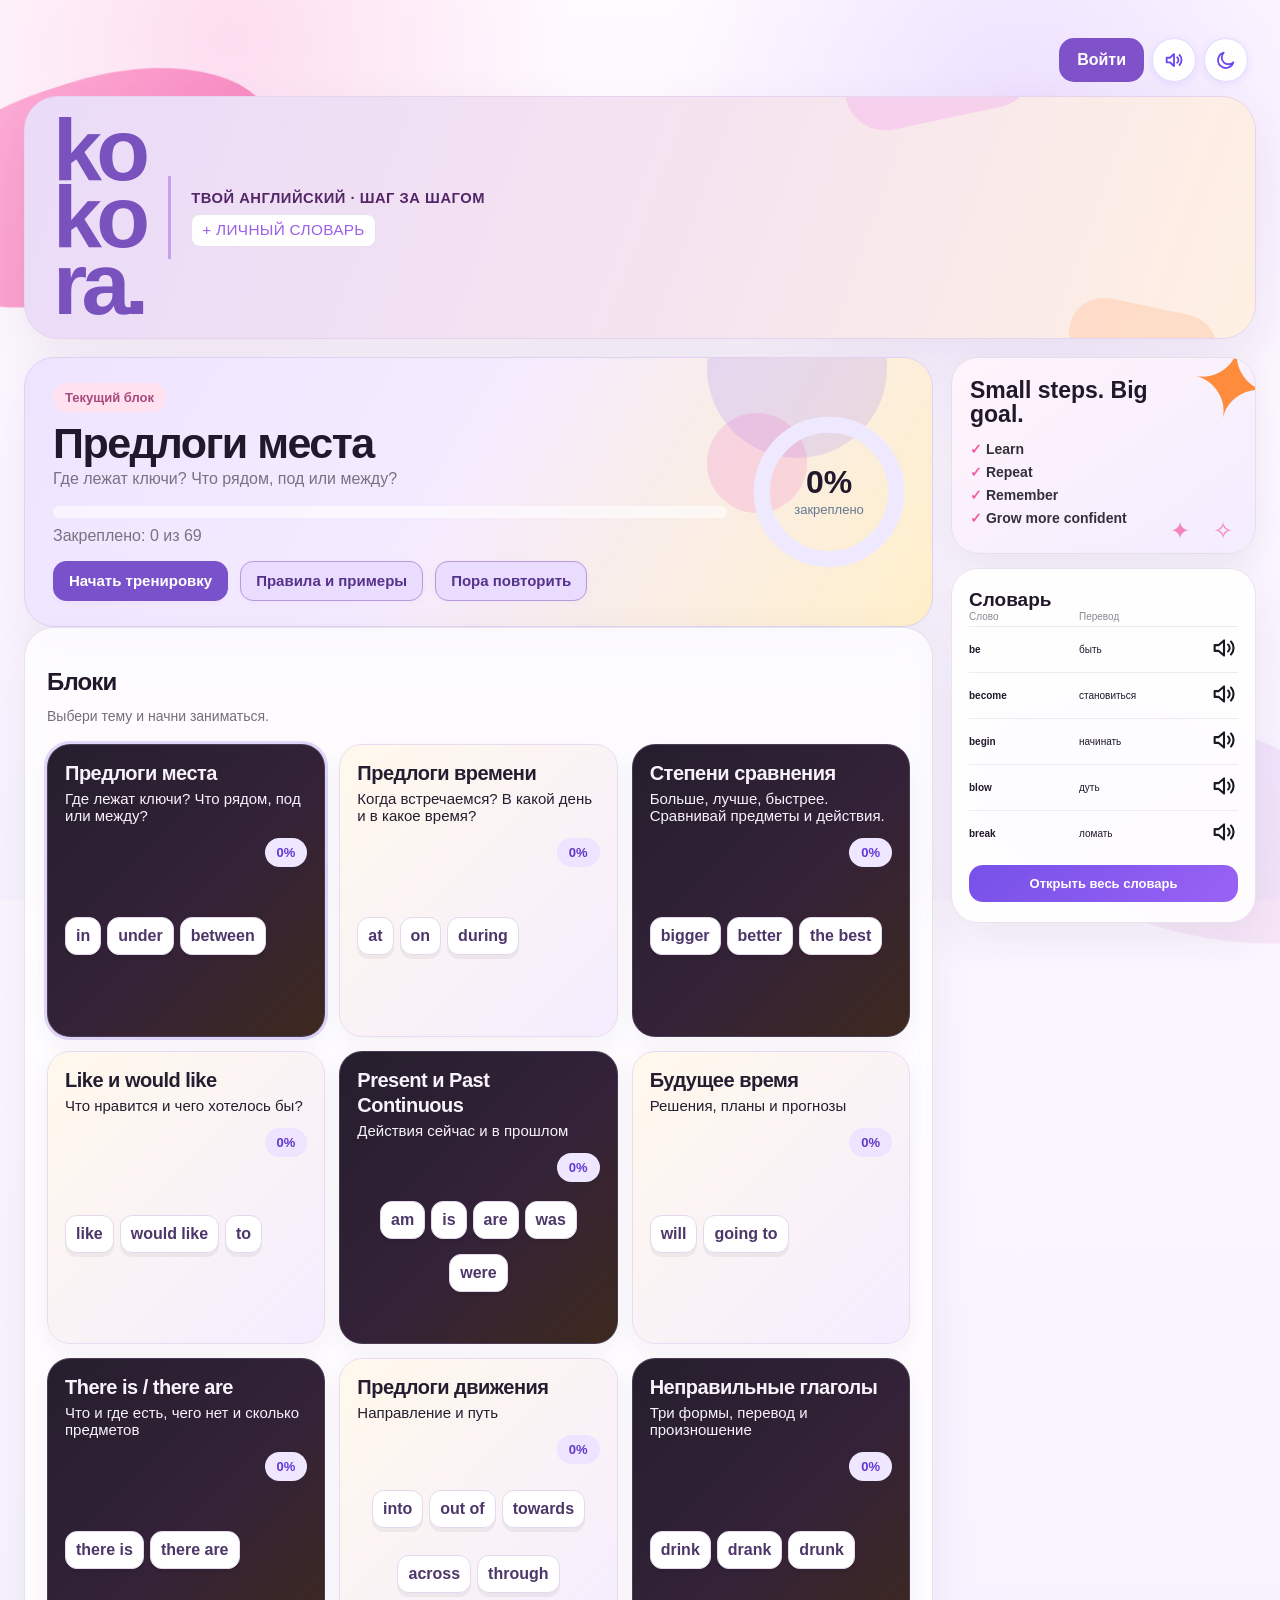
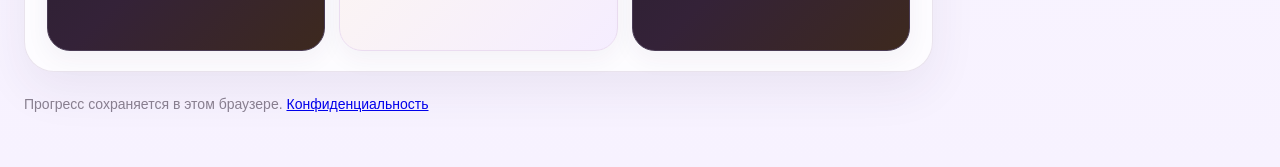
<file: index.html>
<!doctype html><html lang="ru"><head><meta charset="utf-8"><meta name="viewport" content="width=device-width,initial-scale=1,viewport-fit=cover"><script>try{const raw=localStorage.getItem("irregular_trainer_v21")||localStorage.getItem("irregular_trainer_v16")||localStorage.getItem("irregular_trainer_v15");const saved=raw?JSON.parse(raw):{};document.documentElement.dataset.theme=saved&&saved.theme==="dark"?"dark":"light";}catch{document.documentElement.dataset.theme="light";}</script><script src="account-redirect.js?v=2"></script><meta name="app-version" content="54.2"><title>KOKORA</title><meta name="theme-color" content="#7957ff"><link rel="icon" type="image/png" href="favicon-chick.png?v=54.21"><link rel="apple-touch-icon" href="icon-180.png"><link rel="manifest" href="./manifest.webmanifest"><link rel="stylesheet" href="style.css?v=54.27"><link rel="stylesheet" href="topics.css?v=54.23"><link rel="stylesheet" href="training.css?v=54.15"><link rel="stylesheet" href="keyboard.css?v=54.20"><link rel="stylesheet" href="account-entry.css?v=1"></head><body class="unified-site"><div class="ambient-bg"></div><div class="wrap">
<header><div class="header-actions"><a class="account-entry" href="./account.html">Войти</a><button id="nav-home" class="header-home" type="button" aria-label="Главная" title="Главная"><svg class="ico i-home" viewBox="0 0 24 24" fill="none" stroke="currentColor" stroke-width="2" stroke-linecap="round" stroke-linejoin="round" aria-hidden="true"><path d="M3 11.5 12 4l9 7.5"/><path d="M5 10v9a1 1 0 0 0 1 1h4v-6h4v6h4a1 1 0 0 0 1-1v-9"/></svg></button><button class="sound-toggle" id="sound-toggle" type="button" aria-pressed="true" title="Звук"><svg class="ico i-on" viewBox="0 0 24 24" fill="none" stroke="currentColor" stroke-width="2" stroke-linecap="round" stroke-linejoin="round" aria-hidden="true"><path d="M4 9.5v5h3.5L12 18.5v-13L7.5 9.5H4z"/><path d="M15.5 9a4 4 0 0 1 0 6"/><path d="M18 6.5a8 8 0 0 1 0 11"/></svg><svg class="ico i-off" viewBox="0 0 24 24" fill="none" stroke="currentColor" stroke-width="2" stroke-linecap="round" stroke-linejoin="round" aria-hidden="true"><path d="M4 9.5v5h3.5L12 18.5v-13L7.5 9.5H4z"/><path d="M16 9.5l5 5M21 9.5l-5 5"/></svg></button><button id="theme-toggle" class="theme-toggle" type="button" aria-pressed="false" title="Тема"><svg class="ico i-moon" viewBox="0 0 24 24" fill="none" stroke="currentColor" stroke-width="2" stroke-linecap="round" stroke-linejoin="round" aria-hidden="true"><path d="M20 14.5A8.5 8.5 0 1 1 9.5 4a7 7 0 0 0 10.5 10.5z"/></svg><svg class="ico i-sun" viewBox="0 0 24 24" fill="none" stroke="currentColor" stroke-width="2" stroke-linecap="round" stroke-linejoin="round" aria-hidden="true"><circle cx="12" cy="12" r="4"/><path d="M12 2.5v2M12 19.5v2M2.5 12h2M19.5 12h2M5.2 5.2l1.4 1.4M17.4 17.4l1.4 1.4M5.2 18.8l1.4-1.4M17.4 6.6l1.4-1.4"/></svg></button></div></header>

<main id="practice" class="hidden" aria-label="Практика английского"></main><p id="storage-warning" class="storage-warning" role="status" hidden>Не удалось сохранить прогресс. Разреши хранение данных в браузере, чтобы продолжить позже.</p><section id="home"><div class="dashboard"><div class="dashboard-main"><div class="home-heading"><div class="home-brand"><h2 class="home-logo" aria-label="KOKORA.">ko<br>ko<br>ra.</h2><div class="home-brand-copy"><div class="eyebrow">ТВОЙ АНГЛИЙСКИЙ · ШАГ ЗА ШАГОМ</div><button type="button" id="home-personal-dict" class="personal-caption">+ ЛИЧНЫЙ СЛОВАРЬ</button></div></div></div><div class="home-content-grid"><div class="left-stack"><div class="panel home-main"><div class="home-main-copy"><div class="badge">Текущий блок</div><h2 id="selected-title"></h2><div id="selected-sub" class="muted"></div><div class="progress"><div id="selected-bar" class="bar"></div></div><div id="selected-note" class="muted"></div><div class="hero-actions"><button class="primary" id="continue-btn">Начать тренировку</button><button id="study-btn">Посмотреть слова</button><button id="errors-btn">Пора повторить</button></div></div><div class="gring gring-lg" id="ring-selected" aria-label="Прогресс текущего блока"><div class="gring-mount"></div><div class="gring-label"><strong id="selected-progress-percent">0%</strong><span>закреплено</span></div></div></div><div class="panel blocks-panel"><div class="home-groups-head"><div><h2>Блоки</h2><div class="section-note">Выбери тему и начни заниматься.</div></div></div><div id="blocks" class="block-grid"></div></div></div><aside class="home-right"><div class="motivation-card"><div class="motivation-art">✦</div><div class="motivation-title">Small steps. Big goal.</div><div class="check-row">✓ Learn</div><div class="check-row">✓ Repeat</div><div class="check-row">✓ Remember</div><div class="check-row">✓ Grow more confident</div></div><div class="mini-dict panel"><div class="side-title">Словарь</div><div class="mini-head"><span>Слово</span><span>Перевод</span><span></span></div><div class="mini-row"><b>be</b><span>быть</span><button aria-label="Прослушать"><svg viewBox="0 0 24 24" fill="none" stroke="currentColor" stroke-width="1.8" stroke-linecap="round" stroke-linejoin="round" aria-hidden="true"><path d="M4 9.5v5h3.5L12 18.5v-13L7.5 9.5H4z"/><path d="M15.5 9a4 4 0 0 1 0 6M18 6.5a8 8 0 0 1 0 11"/></svg></button></div><div class="mini-row"><b>become</b><span>становиться</span><button aria-label="Прослушать"><svg viewBox="0 0 24 24" fill="none" stroke="currentColor" stroke-width="1.8" stroke-linecap="round" stroke-linejoin="round" aria-hidden="true"><path d="M4 9.5v5h3.5L12 18.5v-13L7.5 9.5H4z"/><path d="M15.5 9a4 4 0 0 1 0 6M18 6.5a8 8 0 0 1 0 11"/></svg></button></div><div class="mini-row"><b>begin</b><span>начинать</span><button aria-label="Прослушать"><svg viewBox="0 0 24 24" fill="none" stroke="currentColor" stroke-width="1.8" stroke-linecap="round" stroke-linejoin="round" aria-hidden="true"><path d="M4 9.5v5h3.5L12 18.5v-13L7.5 9.5H4z"/><path d="M15.5 9a4 4 0 0 1 0 6M18 6.5a8 8 0 0 1 0 11"/></svg></button></div><div class="mini-row"><b>blow</b><span>дуть</span><button aria-label="Прослушать"><svg viewBox="0 0 24 24" fill="none" stroke="currentColor" stroke-width="1.8" stroke-linecap="round" stroke-linejoin="round" aria-hidden="true"><path d="M4 9.5v5h3.5L12 18.5v-13L7.5 9.5H4z"/><path d="M15.5 9a4 4 0 0 1 0 6M18 6.5a8 8 0 0 1 0 11"/></svg></button></div><div class="mini-row"><b>break</b><span>ломать</span><button aria-label="Прослушать"><svg viewBox="0 0 24 24" fill="none" stroke="currentColor" stroke-width="1.8" stroke-linecap="round" stroke-linejoin="round" aria-hidden="true"><path d="M4 9.5v5h3.5L12 18.5v-13L7.5 9.5H4z"/><path d="M15.5 9a4 4 0 0 1 0 6M18 6.5a8 8 0 0 1 0 11"/></svg></button></div><button id="home-open-dict" class="dict-open">Открыть весь словарь</button></div></aside></div></div></div></section>
<section id="learn" class="hidden"><div class="panel"><div class="learn-head"><div><h2 id="learn-title"></h2><div id="learn-note" class="section-note"></div></div></div><div id="learn-list"></div><div class="actions"><button class="primary" id="learn-cards">Карточки</button><button id="learn-start">Начать тренировку</button><button id="learn-finish">Назад</button></div></div></section>
<section id="quiz" class="hidden"><div class="panel center quiz-panel"><div id="q-meta" class="session-info"></div><div class="progress"><div id="q-bar" class="bar"></div></div><div id="q-mode" class="mode-title"></div><div id="q-word" class="verb"></div><div id="q-ipa" class="ipa"></div><div id="q-ru" class="ru"></div><div id="q-body"></div><div id="q-feedback" class="feedback" aria-live="polite"></div><div class="actions quiz-actions training-footer"><button type="button" class="exit-training" id="finish-training">Закончить тренировку</button><div class="answer-controls"><button class="icon-btn" id="hint-btn" title="Подсказка" aria-label="Подсказка"><svg viewBox="0 0 24 24" fill="none" stroke="currentColor" stroke-width="1.8" stroke-linecap="round" stroke-linejoin="round" aria-hidden="true"><circle cx="8" cy="8" r="4"/><path d="m11 11 9 9m-3-3 3-3m-6 0 3-3"/></svg></button><button class="icon-btn hidden" id="sound-btn" title="Прослушать" aria-label="Прослушать"><svg viewBox="0 0 24 24" fill="none" stroke="currentColor" stroke-width="1.8" stroke-linecap="round" stroke-linejoin="round" aria-hidden="true"><path d="M4 9.5v5h3.5L12 18.5v-13L7.5 9.5H4z"/><path d="M15.5 9a4 4 0 0 1 0 6M18 6.5a8 8 0 0 1 0 11"/></svg></button><button type="button" class="danger" id="dontknow">Не знаю</button><button type="button" class="primary" id="complete-legacy-answer" hidden disabled>Готово</button><div id="review-controls" hidden></div></div></div><div id="q-hint" class="hint"></div></div></section>
<section id="result" class="hidden"><div class="panel center result-panel"><div class="result-mark">✓</div><div class="result-kicker">ГОТОВО</div><h2 id="result-title"></h2><div id="result-text" class="muted"></div><div id="result-grid" class="result-grid"></div><div class="actions result-actions" style="justify-content:center"><button class="primary" id="result-again">Продолжить</button><button id="result-home">К блокам</button></div></div></section>
<section id="cards" class="hidden"><div class="panel center cards-panel"><div id="cards-meta" class="session-info"></div><div class="progress"><div id="cards-bar" class="bar"></div></div><div id="cards-body"></div><div class="actions cards-actions" id="cards-actions"></div></div></section>
<section id="errors" class="hidden"><div class="panel"><h2>Мои ошибки</h2><div id="error-list"></div><div class="actions"><button id="errors-back">Назад</button></div></div></section>
<section id="dictionary" class="hidden"><button type="button" class="back-to-blocks" data-home>К блокам</button><div class="panel"><h2>Словарь</h2><div class="section-note dictionary-intro">Собери свою коллекцию слов<br><span>Добавляй, тренируй и запоминай.</span></div><div class="folder-grid" id="folders"></div><div class="actions"><button class="primary" id="add-folder">+ Новая папка</button><button id="add-word">+ Добавить своё слово</button></div></div><div class="panel" style="margin-top:14px"><h2 id="dict-title">Неправильные глаголы</h2><div id="dict-progress"></div><div id="dict-tools" class="dictionary-tools"></div><div id="dict-list" class="word-list"></div></div></section>
<div class="footer-note">Прогресс сохраняется в этом браузере. <a href="./privacy.html">Конфиденциальность</a></div></div><button id="scroll-top" class="scroll-top" type="button" aria-label="Наверх" title="Наверх">Наверх</button><div id="modal-backdrop" class="modal-backdrop hidden"><div class="modal"><h3 id="modal-title"></h3><div id="modal-content"></div><div class="modal-actions"><button id="modal-cancel">Отмена</button><button class="primary" id="modal-ok">Сохранить</button></div></div></div><script src="audio-data.js?v=54.16"></script><script src="card-speech.js?v=54.16"></script><script src="keyboard.js?v=54.20"></script><script src="training-ui.js?v=54.16"></script><script src="vocabulary-data.js?v=54.16"></script><script src="vocabulary-pronunciation.js?v=54.16"></script><script src="vocabulary-import.js?v=54.16"></script><script src="verb-vocabulary.js?v=54.16"></script><script src="page-state.js?v=54.16"></script><script src="training-sound.js?v=54.16"></script><script src="review-schedule.js?v=54.16"></script><script src="verb-semantic-groups.js?v=1"></script><script src="app.js?v=54.36"></script><script src="grammar-cards.js?v=54.10"></script><script src="new-exercises.js?v=54.16"></script><script src="topics-data.js?v=54.12"></script><script src="like-would-like.js?v=3"></script><script src="present-continuous-now.js?v=7"></script><script src="future-will-going-to.js?v=3"></script><script src="there-is-there-are.js?v=4"></script><script src="prepositions-of-movement-new.js?v=1"></script><script src="topics-core.js?v=54.0"></script><script src="topics.js?v=54.26"></script></body></html>
</file>
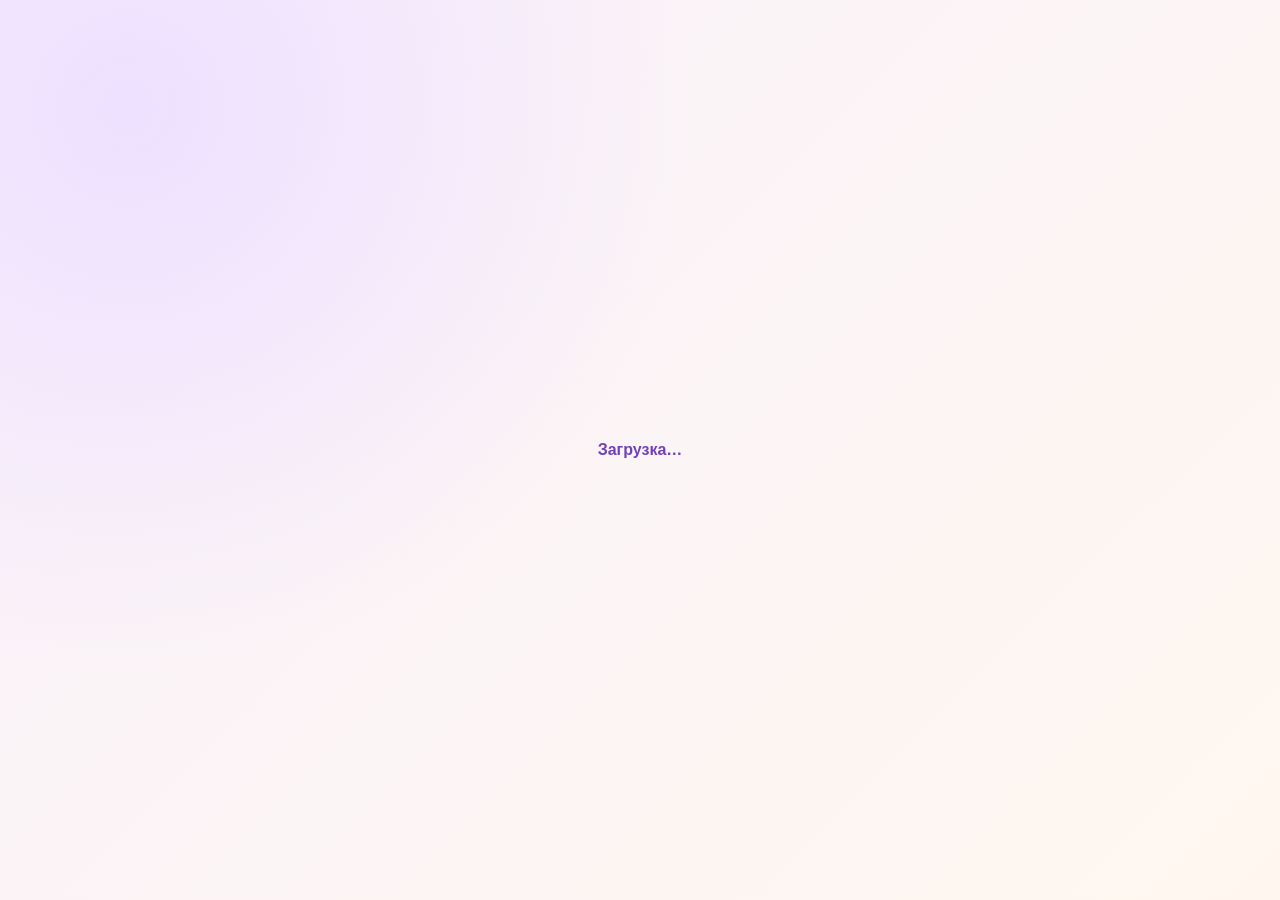
<file: account.html>
<!doctype html><html lang="ru"><head><meta charset="utf-8"><meta name="viewport" content="width=device-width,initial-scale=1,viewport-fit=cover"><script>document.documentElement.dataset.theme="light";</script><script type="text/plain" data-account-src="account-redirect.js"></script><meta name="app-version" content="54.2"><title>KOKORA</title><meta name="theme-color" content="#7957ff"><link rel="icon" type="image/png" href="favicon-chick.png?v=54.21"><link rel="apple-touch-icon" href="icon-180.png"><link rel="manifest" href="./manifest.webmanifest"><link rel="stylesheet" href="style.css?v=54.27"><link rel="stylesheet" href="topics.css?v=54.23"><link rel="stylesheet" href="training.css?v=54.15"><link rel="stylesheet" href="keyboard.css?v=54.20"><link rel="stylesheet" href="account-entry.css?v=1"><link rel="stylesheet" href="account-test.css?v=5"></head><body class="unified-site account-locked account-checking"><div id="account-gate" class="account-gate">
  <p class="account-loading" role="status">Загрузка…</p>
  <main class="account-card" aria-labelledby="account-title">
    <div class="account-brand">kokora<span>.</span></div>
    <h1 id="account-title">С возвращением!</h1>
    <p id="account-description" class="account-description">Войди, чтобы продолжить занятия на любом устройстве.</p>
    <button id="account-google" class="account-google" type="button" disabled><span class="google-mark" aria-hidden="true">G</span> Войти через Google</button>
    <p id="account-google-note" class="account-google-note">Вход через Google пока настраивается</p>
    <div class="account-divider"><span>или по почте</span></div>
    <form id="account-form" novalidate>
      <div id="account-name-group" hidden><label for="account-name">Имя (необязательно)</label><input id="account-name" type="text" autocomplete="name" maxlength="80"></div>
      <label for="account-email">Почта</label>
      <input id="account-email" type="email" autocomplete="email" placeholder="name@example.com" required>
      <div id="account-password-group"><label for="account-password">Пароль</label>
      <input id="account-password" type="password" autocomplete="current-password" required></div>
      <p id="account-message" class="account-message" role="status" aria-live="polite"></p>
      <button id="account-submit" class="account-primary" type="submit">Войти</button>
      <button id="account-reset" class="account-link" type="button">Забыли пароль?</button>
    </form>
    <form id="account-recovery" hidden>
      <label for="account-new-password">Новый пароль</label>
      <input id="account-new-password" type="password" minlength="6" autocomplete="new-password" required>
      <p id="account-recovery-message" class="account-message" role="status" aria-live="polite"></p>
      <button class="account-primary" type="submit">Сохранить пароль</button>
    </form>
    <div id="account-switch-row" class="account-switch"><span id="account-switch-label">Ещё нет аккаунта?</span> <button id="account-switch" class="account-link" type="button">Создать аккаунт</button></div>
    <div class="account-switch"><a class="account-link" href="./?guest=1">На главную</a></div>
    <div class="account-switch"><a class="account-link" href="./privacy.html">Конфиденциальность</a></div>

  </main>
</div>
<div id="account-bar" hidden><span id="account-status" role="status"></span><button id="account-recover-cloud" type="button" hidden>Восстановить из аккаунта</button><details id="account-profile" class="account-profile"><summary aria-label="Профиль"><span id="profile-avatar" class="profile-avatar"></span><span id="account-identity">Аккаунт</span></summary><div class="profile-panel"><strong>Профиль</strong><p id="profile-email"></p><form id="profile-form"><label for="profile-name">Имя</label><input id="profile-name" maxlength="80" autocomplete="name"><div class="profile-photo-actions"><label class="profile-photo-button" for="profile-photo">Изменить фото</label><input id="profile-photo" type="file" accept="image/*"><button id="profile-remove-photo" type="button" hidden>Убрать фото</button></div></form><p id="profile-message" role="status"></p><button id="profile-retry" type="button" hidden>Повторить</button><button id="account-logout" type="button">Выйти</button><button id="profile-delete" type="button">Удалить аккаунт</button></div></details></div>
<div class="ambient-bg"></div><div class="wrap">
<header><div class="header-actions"><button id="nav-home" class="header-home" type="button" aria-label="Главная" title="Главная"><svg class="ico i-home" viewBox="0 0 24 24" fill="none" stroke="currentColor" stroke-width="2" stroke-linecap="round" stroke-linejoin="round" aria-hidden="true"><path d="M3 11.5 12 4l9 7.5"/><path d="M5 10v9a1 1 0 0 0 1 1h4v-6h4v6h4a1 1 0 0 0 1-1v-9"/></svg></button><button class="sound-toggle" id="sound-toggle" type="button" aria-pressed="true" title="Звук"><svg class="ico i-on" viewBox="0 0 24 24" fill="none" stroke="currentColor" stroke-width="2" stroke-linecap="round" stroke-linejoin="round" aria-hidden="true"><path d="M4 9.5v5h3.5L12 18.5v-13L7.5 9.5H4z"/><path d="M15.5 9a4 4 0 0 1 0 6"/><path d="M18 6.5a8 8 0 0 1 0 11"/></svg><svg class="ico i-off" viewBox="0 0 24 24" fill="none" stroke="currentColor" stroke-width="2" stroke-linecap="round" stroke-linejoin="round" aria-hidden="true"><path d="M4 9.5v5h3.5L12 18.5v-13L7.5 9.5H4z"/><path d="M16 9.5l5 5M21 9.5l-5 5"/></svg></button><button id="theme-toggle" class="theme-toggle" type="button" aria-pressed="false" title="Тема"><svg class="ico i-moon" viewBox="0 0 24 24" fill="none" stroke="currentColor" stroke-width="2" stroke-linecap="round" stroke-linejoin="round" aria-hidden="true"><path d="M20 14.5A8.5 8.5 0 1 1 9.5 4a7 7 0 0 0 10.5 10.5z"/></svg><svg class="ico i-sun" viewBox="0 0 24 24" fill="none" stroke="currentColor" stroke-width="2" stroke-linecap="round" stroke-linejoin="round" aria-hidden="true"><circle cx="12" cy="12" r="4"/><path d="M12 2.5v2M12 19.5v2M2.5 12h2M19.5 12h2M5.2 5.2l1.4 1.4M17.4 17.4l1.4 1.4M5.2 18.8l1.4-1.4M17.4 6.6l1.4-1.4"/></svg></button></div></header>

<main id="practice" class="hidden" aria-label="Практика английского"></main><p id="storage-warning" class="storage-warning" role="status" hidden>Не удалось сохранить прогресс. Разреши хранение данных в браузере, чтобы продолжить позже.</p><section id="home"><div class="dashboard"><div class="dashboard-main"><div class="home-heading"><div class="home-brand"><h2 class="home-logo" aria-label="KOKORA.">ko<br>ko<br>ra.</h2><div class="home-brand-copy"><div class="eyebrow">ТВОЙ АНГЛИЙСКИЙ · ШАГ ЗА ШАГОМ</div><button type="button" id="home-personal-dict" class="personal-caption">+ ЛИЧНЫЙ СЛОВАРЬ</button></div></div></div><div class="home-content-grid"><div class="left-stack"><div class="panel home-main"><div class="home-main-copy"><div class="badge">Текущий блок</div><h2 id="selected-title"></h2><div id="selected-sub" class="muted"></div><div class="progress"><div id="selected-bar" class="bar"></div></div><div id="selected-note" class="muted"></div><div class="hero-actions"><button class="primary" id="continue-btn">Начать тренировку</button><button id="study-btn">Посмотреть слова</button><button id="errors-btn">Пора повторить</button></div></div><div class="gring gring-lg" id="ring-selected" aria-label="Прогресс текущего блока"><div class="gring-mount"></div><div class="gring-label"><strong id="selected-progress-percent">0%</strong><span>закреплено</span></div></div></div><div class="panel blocks-panel"><div class="home-groups-head"><div><h2>Блоки</h2><div class="section-note">Выбери тему и начни заниматься.</div></div></div><div id="blocks" class="block-grid"></div></div></div><aside class="home-right"><div class="motivation-card"><div class="motivation-art">✦</div><div class="motivation-title">Small steps. Big goal.</div><div class="check-row">✓ Learn</div><div class="check-row">✓ Repeat</div><div class="check-row">✓ Remember</div><div class="check-row">✓ Grow more confident</div></div><div class="mini-dict panel"><div class="side-title">Словарь</div><div class="mini-head"><span>Слово</span><span>Перевод</span><span></span></div><div class="mini-row"><b>be</b><span>быть</span><button aria-label="Прослушать"><svg viewBox="0 0 24 24" fill="none" stroke="currentColor" stroke-width="1.8" stroke-linecap="round" stroke-linejoin="round" aria-hidden="true"><path d="M4 9.5v5h3.5L12 18.5v-13L7.5 9.5H4z"/><path d="M15.5 9a4 4 0 0 1 0 6M18 6.5a8 8 0 0 1 0 11"/></svg></button></div><div class="mini-row"><b>become</b><span>становиться</span><button aria-label="Прослушать"><svg viewBox="0 0 24 24" fill="none" stroke="currentColor" stroke-width="1.8" stroke-linecap="round" stroke-linejoin="round" aria-hidden="true"><path d="M4 9.5v5h3.5L12 18.5v-13L7.5 9.5H4z"/><path d="M15.5 9a4 4 0 0 1 0 6M18 6.5a8 8 0 0 1 0 11"/></svg></button></div><div class="mini-row"><b>begin</b><span>начинать</span><button aria-label="Прослушать"><svg viewBox="0 0 24 24" fill="none" stroke="currentColor" stroke-width="1.8" stroke-linecap="round" stroke-linejoin="round" aria-hidden="true"><path d="M4 9.5v5h3.5L12 18.5v-13L7.5 9.5H4z"/><path d="M15.5 9a4 4 0 0 1 0 6M18 6.5a8 8 0 0 1 0 11"/></svg></button></div><div class="mini-row"><b>blow</b><span>дуть</span><button aria-label="Прослушать"><svg viewBox="0 0 24 24" fill="none" stroke="currentColor" stroke-width="1.8" stroke-linecap="round" stroke-linejoin="round" aria-hidden="true"><path d="M4 9.5v5h3.5L12 18.5v-13L7.5 9.5H4z"/><path d="M15.5 9a4 4 0 0 1 0 6M18 6.5a8 8 0 0 1 0 11"/></svg></button></div><div class="mini-row"><b>break</b><span>ломать</span><button aria-label="Прослушать"><svg viewBox="0 0 24 24" fill="none" stroke="currentColor" stroke-width="1.8" stroke-linecap="round" stroke-linejoin="round" aria-hidden="true"><path d="M4 9.5v5h3.5L12 18.5v-13L7.5 9.5H4z"/><path d="M15.5 9a4 4 0 0 1 0 6M18 6.5a8 8 0 0 1 0 11"/></svg></button></div><button id="home-open-dict" class="dict-open">Открыть весь словарь</button></div></aside></div></div></div></section>
<section id="learn" class="hidden"><div class="panel"><div class="learn-head"><div><h2 id="learn-title"></h2><div id="learn-note" class="section-note"></div></div></div><div id="learn-list"></div><div class="actions"><button class="primary" id="learn-cards">Карточки</button><button id="learn-start">Начать тренировку</button><button id="learn-finish">Назад</button></div></div></section>
<section id="quiz" class="hidden"><div class="panel center quiz-panel"><div id="q-meta" class="session-info"></div><div class="progress"><div id="q-bar" class="bar"></div></div><div id="q-mode" class="mode-title"></div><div id="q-word" class="verb"></div><div id="q-ipa" class="ipa"></div><div id="q-ru" class="ru"></div><div id="q-body"></div><div id="q-feedback" class="feedback" aria-live="polite"></div><div class="actions quiz-actions training-footer"><button type="button" class="exit-training" id="finish-training">Закончить тренировку</button><div class="answer-controls"><button class="icon-btn" id="hint-btn" title="Подсказка" aria-label="Подсказка"><svg viewBox="0 0 24 24" fill="none" stroke="currentColor" stroke-width="1.8" stroke-linecap="round" stroke-linejoin="round" aria-hidden="true"><circle cx="8" cy="8" r="4"/><path d="m11 11 9 9m-3-3 3-3m-6 0 3-3"/></svg></button><button class="icon-btn hidden" id="sound-btn" title="Прослушать" aria-label="Прослушать"><svg viewBox="0 0 24 24" fill="none" stroke="currentColor" stroke-width="1.8" stroke-linecap="round" stroke-linejoin="round" aria-hidden="true"><path d="M4 9.5v5h3.5L12 18.5v-13L7.5 9.5H4z"/><path d="M15.5 9a4 4 0 0 1 0 6M18 6.5a8 8 0 0 1 0 11"/></svg></button><button type="button" class="danger" id="dontknow">Не знаю</button><button type="button" class="primary" id="complete-legacy-answer" hidden disabled>Готово</button><div id="review-controls" hidden></div></div></div><div id="q-hint" class="hint"></div></div></section>
<section id="result" class="hidden"><div class="panel center result-panel"><div class="result-mark">✓</div><div class="result-kicker">ГОТОВО</div><h2 id="result-title"></h2><div id="result-text" class="muted"></div><div id="result-grid" class="result-grid"></div><div class="actions result-actions" style="justify-content:center"><button class="primary" id="result-again">Продолжить</button><button id="result-home">К блокам</button></div></div></section>
<section id="cards" class="hidden"><div class="panel center cards-panel"><div id="cards-meta" class="session-info"></div><div class="progress"><div id="cards-bar" class="bar"></div></div><div id="cards-body"></div><div class="actions cards-actions" id="cards-actions"></div></div></section>
<section id="errors" class="hidden"><div class="panel"><h2>Мои ошибки</h2><div id="error-list"></div><div class="actions"><button id="errors-back">Назад</button></div></div></section>
<section id="dictionary" class="hidden"><button type="button" class="back-to-blocks" data-home>К блокам</button><div class="panel"><h2>Словарь</h2><div class="section-note dictionary-intro">Собери свою коллекцию слов<br><span>Добавляй, тренируй и запоминай.</span></div><div class="folder-grid" id="folders"></div><div class="actions"><button class="primary" id="add-folder">+ Новая папка</button><button id="add-word">+ Добавить своё слово</button></div></div><div class="panel" style="margin-top:14px"><h2 id="dict-title">Неправильные глаголы</h2><div id="dict-progress"></div><div id="dict-tools" class="dictionary-tools"></div><div id="dict-list" class="word-list"></div></div></section>
<div class="footer-note">Прогресс сохраняется в аккаунте. <a href="./privacy.html">Конфиденциальность</a></div></div><button id="scroll-top" class="scroll-top" type="button" aria-label="Наверх" title="Наверх">Наверх</button><div id="modal-backdrop" class="modal-backdrop hidden"><div class="modal"><h3 id="modal-title"></h3><div id="modal-content"></div><div class="modal-actions"><button id="modal-cancel">Отмена</button><button class="primary" id="modal-ok">Сохранить</button></div></div></div><script type="text/plain" data-account-src="audio-data.js"></script><script type="text/plain" data-account-src="card-speech.js"></script><script type="text/plain" data-account-src="keyboard.js?v=54.20"></script><script type="text/plain" data-account-src="training-ui.js"></script><script type="text/plain" data-account-src="vocabulary-data.js"></script><script type="text/plain" data-account-src="vocabulary-pronunciation.js"></script><script type="text/plain" data-account-src="vocabulary-import.js"></script><script type="text/plain" data-account-src="verb-vocabulary.js"></script><script type="text/plain" data-account-src="page-state-account-test.js"></script><script type="text/plain" data-account-src="training-sound.js?v=54.16"></script><script type="text/plain" data-account-src="review-schedule.js"></script><script type="text/plain" data-account-src="verb-semantic-groups.js?v=1"></script><script type="text/plain" data-account-src="app-account-test.js?v=54.36"></script><script type="text/plain" data-account-src="grammar-cards.js"></script><script type="text/plain" data-account-src="new-exercises.js"></script><script type="text/plain" data-account-src="topics-data.js"></script><script type="text/plain" data-account-src="like-would-like.js"></script><script type="text/plain" data-account-src="present-continuous-now.js"></script><script type="text/plain" data-account-src="future-will-going-to.js"></script><script type="text/plain" data-account-src="there-is-there-are.js"></script><script type="text/plain" data-account-src="prepositions-of-movement-new.js"></script><script type="text/plain" data-account-src="topics-core.js"></script><script type="text/plain" data-account-src="topics-account-test.js?v=54.27"></script><script src="assets/vendor/supabase-2.119.0.js"></script><script src="account-session.js"></script><script src="account-profile.js"></script><script src="account-profile-ui.js?v=3"></script><script src="cloud-progress.js"></script><script src="sync-engine.js?v=3"></script><script src="account-storage.js"></script><script src="account-test.js?v=6"></script></body></html>
</file>
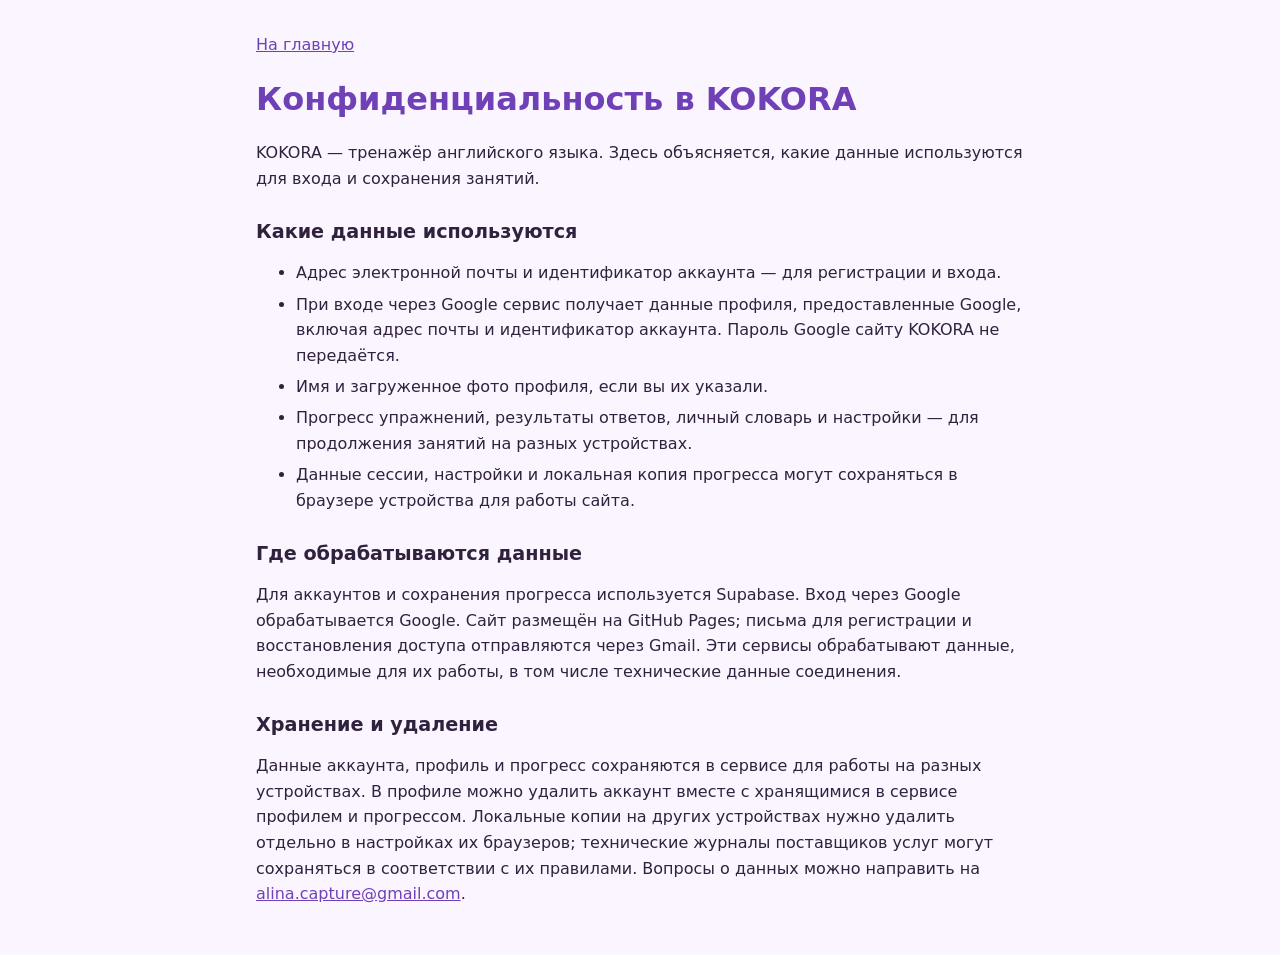
<file: privacy.html>
<!doctype html>
<html lang="ru">
<head>
  <meta charset="utf-8">
  <meta name="viewport" content="width=device-width,initial-scale=1">
  <title>Конфиденциальность — KOKORA</title>
  <link rel="icon" type="image/png" href="favicon-chick.png?v=54.21">
  <style>
    :root{color-scheme:light dark;font-family:system-ui,sans-serif;line-height:1.6}
    body{max-width:48rem;margin:0 auto;padding:2rem 1.25rem;color:#30223c;background:#faf5ff}
    h1,h2{line-height:1.25}h1{color:#7040b7}h2{margin-top:1.8rem;font-size:1.2rem}
    a{color:#7040b7}li{margin:.35rem 0}
    @media(prefers-color-scheme:dark){body{background:#211829;color:#f2eaf7}h1,a{color:#d0a9ff}}
  </style>
</head>
<body>
  <a href="./?guest=1">На главную</a>
  <h1>Конфиденциальность в KOKORA</h1>
  <p>KOKORA — тренажёр английского языка. Здесь объясняется, какие данные используются для входа и сохранения занятий.</p>
  <h2>Какие данные используются</h2>
  <ul>
    <li>Адрес электронной почты и идентификатор аккаунта — для регистрации и входа.</li>
    <li>При входе через Google сервис получает данные профиля, предоставленные Google, включая адрес почты и идентификатор аккаунта. Пароль Google сайту KOKORA не передаётся.</li>
    <li>Имя и загруженное фото профиля, если вы их указали.</li>
    <li>Прогресс упражнений, результаты ответов, личный словарь и настройки — для продолжения занятий на разных устройствах.</li>
    <li>Данные сессии, настройки и локальная копия прогресса могут сохраняться в браузере устройства для работы сайта.</li>
  </ul>
  <h2>Где обрабатываются данные</h2>
  <p>Для аккаунтов и сохранения прогресса используется Supabase. Вход через Google обрабатывается Google. Сайт размещён на GitHub Pages; письма для регистрации и восстановления доступа отправляются через Gmail. Эти сервисы обрабатывают данные, необходимые для их работы, в том числе технические данные соединения.</p>
  <h2>Хранение и удаление</h2>
  <p>Данные аккаунта, профиль и прогресс сохраняются в сервисе для работы на разных устройствах. В профиле можно удалить аккаунт вместе с хранящимися в сервисе профилем и прогрессом. Локальные копии на других устройствах нужно удалить отдельно в настройках их браузеров; технические журналы поставщиков услуг могут сохраняться в соответствии с их правилами. Вопросы о данных можно направить на <a href="mailto:alina.capture@gmail.com">alina.capture@gmail.com</a>.</p>
</body>
</html>
</file>
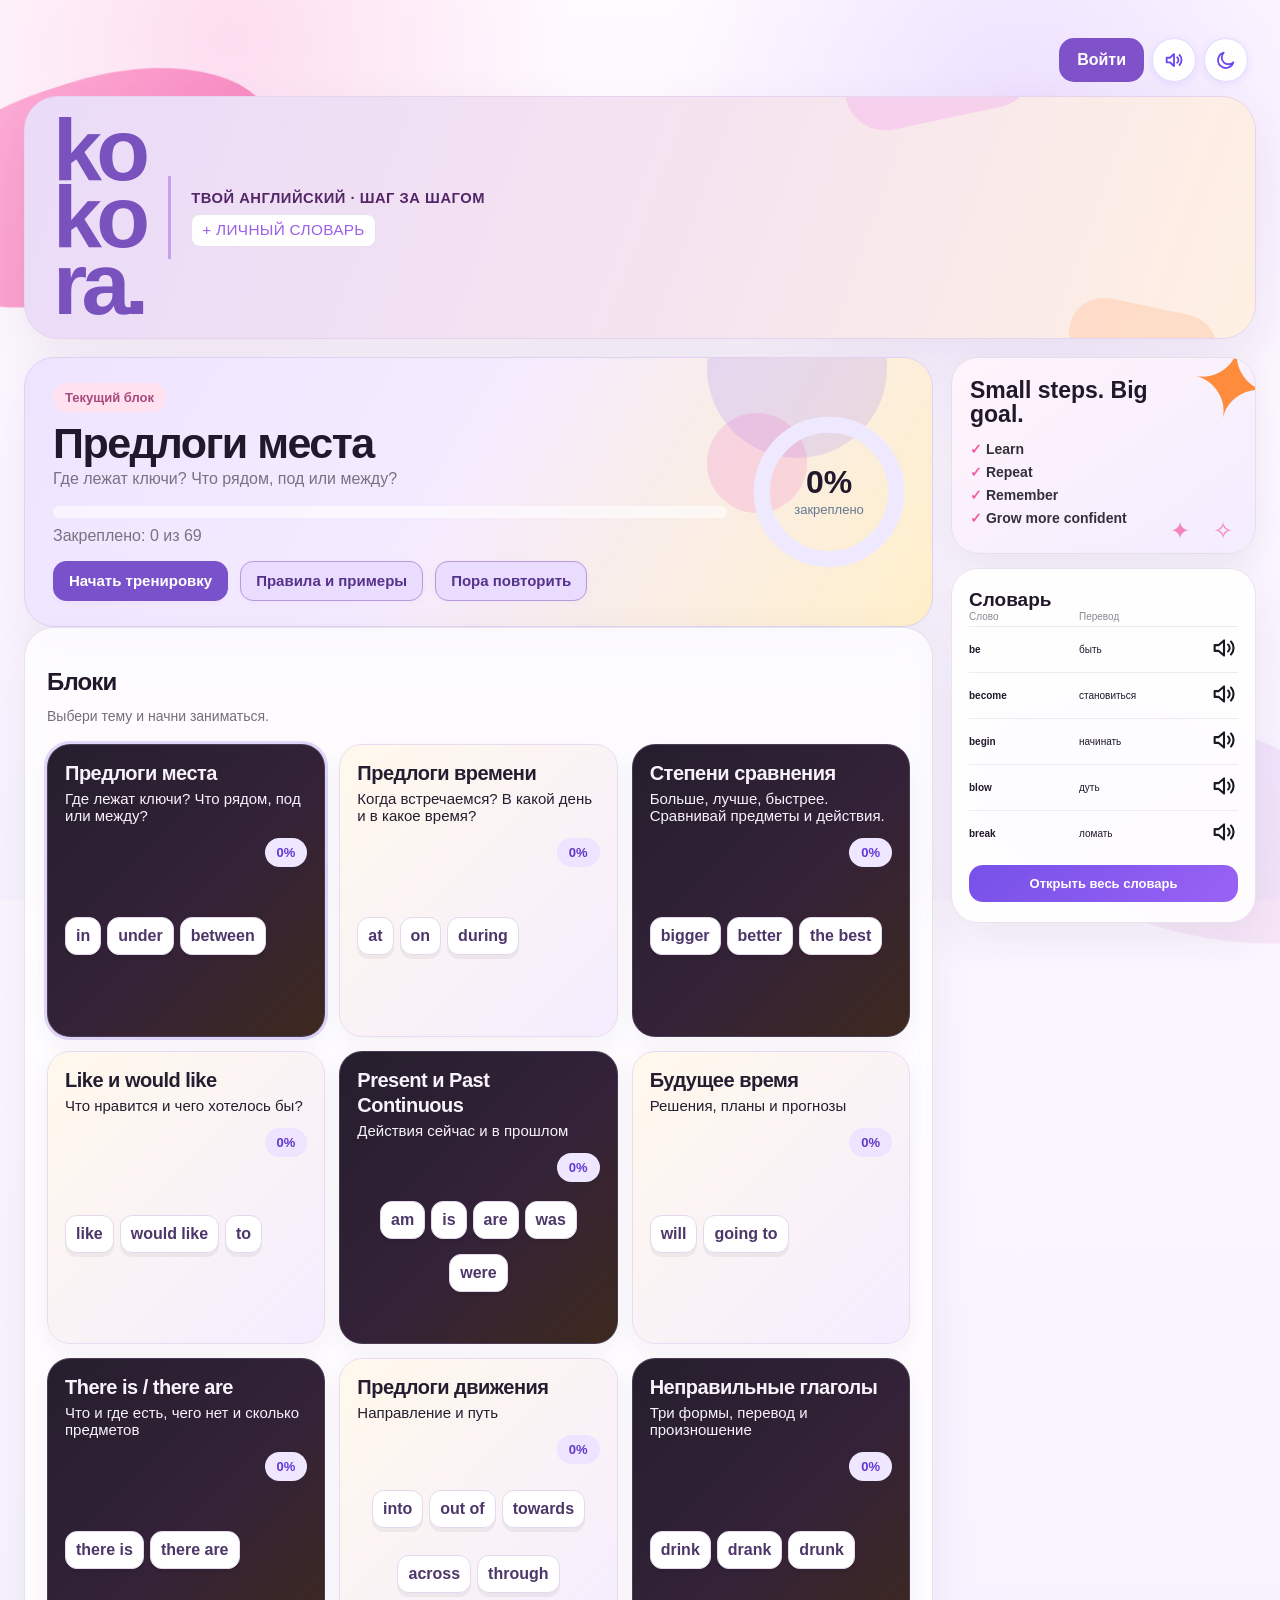
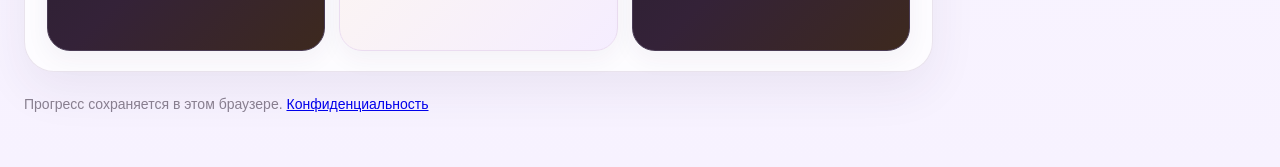
<file: topics.html>
<!doctype html>
<html lang="ru"><head><meta charset="utf-8"><meta name="viewport" content="width=device-width,initial-scale=1"><title>KOKORA</title></head><body><p><a href="index.html">Открыть практику английского</a></p><script>location.replace('./index.html'+location.search+location.hash);</script></body></html>
</file>
<file: style.css>
@import url('https://fonts.googleapis.com/css2?family=DM+Sans:wght@400;500;600;700&family=Space+Grotesk:wght@500;600;700&display=swap');
*{box-sizing:border-box}body{margin:0;background:#f5f6f8;color:#20242b;font-family:Arial,Helvetica,sans-serif;font-size:18px}.wrap{max-width:1500px;margin:0 auto;padding:24px 32px 48px}header{display:flex;justify-content:space-between;align-items:flex-start;gap:20px;margin-bottom:18px}h1{font-size:30px;margin:0 0 6px}.sub{color:#5d7088;font-size:19px}nav{display:flex;gap:10px;margin-bottom:18px;flex-wrap:wrap}button{font:inherit;border:1px solid #d9dee7;background:#fff;border-radius:14px;padding:12px 18px;cursor:pointer;color:#171b21}button:hover{background:#f7f8fa}button.primary{background:#3560f5;color:#fff;border-color:#3560f5}button.danger{color:#e03d3d}.panel{background:#fff;border:1px solid #dfe3ea;border-radius:20px;padding:26px;box-shadow:0 6px 24px rgba(20,35,60,.04)}.hero{margin-bottom:14px}.big{font-size:27px;font-weight:700}.muted{color:#61748c}.badge{display:inline-flex;align-items:center;background:#eef1f5;color:#5c718a;border-radius:999px;padding:7px 13px;margin-right:8px;font-size:16px}.progress{height:12px;background:#e7e9ee;border-radius:99px;overflow:hidden;margin:14px 0}.bar{height:100%;background:#3560f5}.bar.good{background:#21a366}.hero-actions,.actions,.block-actions{display:flex;gap:12px;align-items:center;flex-wrap:wrap;margin-top:16px}.grid{display:grid;grid-template-columns:repeat(4,1fr);gap:12px;margin-top:14px}.stat{background:#fff;border:1px solid #dfe3ea;border-radius:16px;padding:16px;color:#63758b}.stat b{display:block;color:#20242b;font-size:25px;margin-top:5px}.section-note{background:#f6f8fa;border:1px solid #e1e5eb;border-radius:14px;padding:13px 16px;color:#243447}.block-grid{display:grid;grid-template-columns:repeat(2,minmax(0,1fr));gap:14px;margin-top:14px}.block-card{background:#fff;border:1px solid #dfe3ea;border-radius:16px;overflow:hidden}.block-card.selected{outline:2px solid #b9c8ff}.block-card summary{cursor:pointer;padding:16px}.block-head{display:flex;justify-content:space-between;gap:12px;align-items:center}.block-title{font-weight:700;font-size:19px}.block-meta{color:#60738a;margin-top:3px}.block-list{border-top:1px solid #e1e5eb;padding:0 14px}.verb-row{display:grid;grid-template-columns:34px 1.1fr 1fr 1fr 1fr;gap:12px;padding:11px 0;border-bottom:1px solid #e7e9ed;align-items:center}#quiz .ipa{display:none}.ipa{color:#5c718a;font-size:.9em;margin-top:3px}.center{text-align:center}.session-info{display:flex;gap:8px;align-items:center;flex-wrap:wrap}.mode-title{font-size:25px;color:#61748c;margin:18px 0 10px}.verb{font-size:48px;font-weight:800;line-height:1.1}.ru{font-size:24px;margin:8px 0 20px}.forms-row{display:grid;grid-template-columns:repeat(3,1fr);gap:12px;margin:20px 0}.form-card{border:1px solid #dfe3ea;border-radius:14px;padding:15px;text-align:left}.form-card small{display:block;color:#60738a;margin-bottom:8px}.form-card b{font-size:28px}.hidden-form b{letter-spacing:3px}.input-grid{display:grid;grid-template-columns:repeat(2,1fr);gap:12px;max-width:900px;margin:18px auto}.input-grid label,.single-answer label{display:block;text-align:left;color:#60738a}.input-grid input,.single-answer input,.modal input{display:block;width:100%;margin-top:7px;border:1px solid #d5dbe4;border-radius:12px;padding:14px 16px;font:inherit;outline:none}.input-grid input:focus,.single-answer input:focus,.modal input:focus{border-color:#7d9cff}.input-grid input.correct,.single-answer input.correct{background:#e9f8ef;border-color:#27a567}.built{min-height:60px;border:1px dashed #cfd6e1;border-radius:14px;display:flex;align-items:center;justify-content:center;gap:5px;padding:8px;max-width:900px;margin:18px auto 10px}.built span,.built-letter{background:#eef1f5;border-radius:8px;padding:6px 9px;cursor:pointer}.letters{display:flex;justify-content:center;gap:8px;flex-wrap:wrap;margin:12px auto}.letter{min-width:48px;padding:10px 13px}.letter:disabled{opacity:.35;cursor:default}.option-list{display:grid;gap:10px;max-width:900px;margin:20px auto}.option{text-align:left;padding:16px 18px}.option.selected{outline:2px solid #8ea7ff}.option.correct{background:#e8f8ef;border-color:#32a66b}.option.wrong{background:#fff0f0;border-color:#e35b5b}.translation-word{font-size:32px;margin:18px 0}.feedback{min-height:30px;margin-top:12px}.good-t{color:#16844f}.bad-t{color:#d03c3c}.hint{min-height:28px;color:#63758b;margin-top:10px}.listen-box{max-width:900px;margin:20px auto}.listen-icon{font-size:38px;margin-bottom:10px}.word-list{display:grid;gap:9px;margin-top:15px}.word-item{display:grid;grid-template-columns:1.1fr 1fr auto;gap:15px;align-items:center;border:1px solid #dfe3ea;border-radius:14px;padding:13px 15px;background:#fff}.folder-grid{display:grid;grid-template-columns:repeat(2,minmax(0,1fr));gap:14px;margin-top:14px}.folder-card{border:1px solid #dfe3ea;border-radius:18px;padding:20px;cursor:pointer;background:#fff}.folder-card.selected{outline:2px solid #b8c7ff}.folder-card h3{margin:0 0 7px;font-size:22px}.dictionary-tools{display:flex;gap:10px;flex-wrap:wrap;margin:10px 0}.learn-list{display:grid;gap:10px}.learn-card{border:1px solid #dfe3ea;border-radius:14px;padding:15px}.row{display:flex;justify-content:space-between;align-items:center;gap:15px}.learn-forms{display:grid;grid-template-columns:repeat(3,1fr);gap:10px;margin-top:12px}.learn-form{background:#f6f8fa;border-radius:10px;padding:11px}.selected-note-hidden{display:none}.footer-note{color:#5e728a;margin-top:18px;font-size:16px}.hidden{display:none!important}.modal-backdrop{position:fixed;inset:0;background:rgba(15,24,38,.42);display:flex;align-items:center;justify-content:center;padding:20px;z-index:1000}.modal{width:min(520px,100%);background:#fff;border-radius:18px;padding:24px;box-shadow:0 20px 60px rgba(0,0,0,.22)}.modal h3{margin:0 0 18px}.modal .modal-actions{display:flex;justify-content:flex-end;gap:10px;margin-top:18px}.modal .modal-message{color:#5e728a;margin-bottom:8px}.modal textarea{width:100%;min-height:100px;border:1px solid #d5dbe4;border-radius:12px;padding:12px;font:inherit}.audio-after{margin-top:12px}.small-action{font-size:15px;padding:8px 12px}.result-grid{display:grid;grid-template-columns:repeat(4,1fr);gap:12px;margin:20px 0}.result-box{border:1px solid #dfe3ea;border-radius:14px;padding:16px;color:#60738a}.result-box b{display:block;color:#20242b;font-size:26px;margin-top:5px}@media(max-width:900px){.result-grid{grid-template-columns:repeat(2,1fr)}}
@media(max-width:900px){.wrap{padding:18px 14px}.block-grid,.folder-grid{grid-template-columns:1fr}.grid{grid-template-columns:repeat(2,1fr)}.forms-row,.learn-forms,.input-grid{grid-template-columns:1fr}.verb{font-size:40px}.verb-row{grid-template-columns:30px 1fr 1fr}.verb-row>div:nth-last-child(-n+2){grid-column:auto}.word-item{grid-template-columns:1fr auto}}
/* v13 interface */
.home-main{padding:28px 30px}.home-main h2{font-size:30px;margin:10px 0 4px}.home-main .progress{margin:16px 0 10px}.home-main #selected-note{margin-top:8px}.group-card{display:block;width:100%;text-align:left;border:1px solid #dfe3ea;border-radius:16px;padding:16px;background:#fff;cursor:pointer}.group-card:hover{background:#f8f9fb}.group-card.selected{outline:2px solid #b8c7ff}.group-card-top{display:flex;justify-content:space-between;gap:14px;align-items:center}.group-card .progress{margin:12px 0 0}.group-card .block-title{font-size:19px}.group-card .block-meta{font-size:15px}.home-groups-head h2{margin-bottom:10px}.learn-head{display:flex;justify-content:space-between;gap:16px;align-items:flex-start}.learn-head h2{margin-top:0}.learn-card{padding:12px 14px}.learn-line{display:flex;align-items:center;gap:18px;min-width:0;overflow-x:auto;white-space:nowrap}.learn-forms-inline{display:flex;gap:18px;flex:0 0 auto;font-size:21px}.learn-ru{margin-left:auto;color:#61748c;flex:0 0 auto}.irregular-line{grid-template-columns:minmax(320px,1.4fr) minmax(180px,.8fr) auto;white-space:nowrap}.forms-inline{display:flex;gap:18px;white-space:nowrap;font-size:20px;overflow-x:auto}.custom-word-line{grid-template-columns:minmax(160px,1fr) minmax(160px,1fr) auto}.word-actions{display:flex;gap:7px;justify-content:flex-end}.folder-checks{display:grid;gap:10px;margin-top:10px}.folder-checks label{display:flex;align-items:center;gap:9px;padding:10px 12px;border:1px solid #dfe3ea;border-radius:10px;background:#f8f9fb}.single-answer{max-width:620px;margin:18px auto;text-align:center}.single-answer input{max-width:520px;margin:8px auto 0;text-align:center}.compact-answer input{max-width:460px}.quiz-actions{flex-wrap:wrap}.errors-summary{display:flex;justify-content:space-between;gap:12px;align-items:center;margin-top:14px;margin-bottom:12px}.audio-toggle{white-space:nowrap}.audio-toggle input{transform:scale(1.15);margin-right:6px}
@media(max-width:900px){
  .wrap{padding:14px 10px 36px}.home-main{padding:22px 18px}.home-main h2{font-size:25px}.group-card{padding:14px}.group-card-top{align-items:flex-start}.group-card .block-meta{line-height:1.25}.learn-head{flex-direction:column}.learn-line{gap:12px}.learn-forms-inline{gap:12px;font-size:18px}.learn-ru{margin-left:0}.irregular-line{grid-template-columns:minmax(300px,1fr) auto;gap:10px;overflow:hidden}.irregular-line>span:nth-child(2){grid-column:1}.custom-word-line{grid-template-columns:1fr auto}.custom-word-line>span:nth-child(2){grid-column:1}.word-actions{grid-column:2;grid-row:1 / span 2;flex-direction:column}.forms-inline{font-size:18px;gap:12px}.errors-summary{align-items:flex-start;flex-direction:column}.single-answer input{width:min(460px,100%)}.quiz-actions button{padding:10px 13px}
}

.cloze-pattern{font-size:32px;letter-spacing:.08em;margin:20px auto 8px;text-align:center}.compact-answer{max-width:460px;margin:10px auto}.compact-answer input{max-width:420px;margin:0 auto;text-align:center}

/* v19 redesign */
:root{--accent:#3560f5;--accent2:#6b7cff;--ink:#20242b;--muted:#657892;--line:#e1e6ef;--soft:#f4f7ff;--success:#22a06b;--danger:#d94a4a}
body{background:linear-gradient(180deg,#f7f9fc 0,#f3f5f8 100%);color:var(--ink);font-size:16px}
.wrap{max-width:1500px;padding:20px 34px 48px}
header{align-items:center;margin-bottom:14px}
h1{font-size:29px;letter-spacing:-.02em}
.sub{font-size:17px}
nav{gap:8px;margin-bottom:16px}
nav button{font-size:16px;padding:10px 16px;border-radius:13px}
.sound-toggle{font-size:15px;padding:9px 13px;border-radius:12px;background:#fff;border-color:#dce2eb;box-shadow:0 2px 8px rgba(25,45,80,.04)}
.sound-toggle:hover{background:#f7f9ff}
.panel{border-radius:22px;border-color:#e1e6ef;box-shadow:0 10px 32px rgba(31,53,91,.055)}
.home-main{padding:26px 30px;background:linear-gradient(135deg,#fff 0%,#f8faff 100%)}
.home-main h2{font-size:28px}
.section-note{font-size:15px;line-height:1.45}
.group-card{border-radius:18px;padding:17px 18px;transition:transform .15s,box-shadow .15s,border-color .15s}
.group-card:hover{transform:translateY(-1px);box-shadow:0 8px 20px rgba(44,67,105,.07);border-color:#cdd7ee}
.block-title{font-size:18px}
.badge{font-size:14px;padding:6px 11px}
.progress{height:10px;background:#e9edf4}
.bar{background:linear-gradient(90deg,#3560f5,#6f7fff)}
.stat{border-radius:17px;padding:15px 17px;background:rgba(255,255,255,.86)}
.stat b{font-size:23px}
.quiz-panel{padding:30px 28px 26px;min-height:580px}
.training-heading{font-size:18px;font-weight:700}
.mode-title{font-size:22px;margin:20px 0 8px;color:#657892;font-weight:600}
.verb{font-size:46px;letter-spacing:-.025em}
.ru{font-size:21px}
.option-list{gap:9px;max-width:850px;margin:18px auto}
.option{font-size:16px;padding:14px 17px;border-radius:14px;transition:background .15s,border-color .15s,transform .1s}
.option:hover{transform:translateY(-1px)}
.quiz-actions button{font-size:15px;padding:10px 14px}
.icon-btn{width:46px;height:44px;padding:0!important;display:inline-flex;align-items:center;justify-content:center;font-size:20px!important;border-radius:12px!important}
.icon-btn.small-action{width:36px;height:34px;font-size:16px!important;padding:0!important}
.feedback{display:none}
.hint{font-size:14px}
.dictionary-intro{font-size:16px;padding:15px 17px;background:linear-gradient(135deg,#f7f9ff,#f3f7ff);border-color:#dce5fa}
.dictionary-tools{margin:12px 0 14px}
.dictionary-tools button{font-size:15px;padding:10px 14px}
.folder-card{border-radius:18px;padding:19px;transition:transform .15s,box-shadow .15s}
.folder-card:hover{transform:translateY(-1px);box-shadow:0 8px 20px rgba(44,67,105,.06)}
.folder-card h3{font-size:20px}
.word-item{border-radius:14px;padding:12px 15px}
.custom-word-line{grid-template-columns:minmax(160px,1fr) minmax(160px,1fr) auto}
.word-actions{gap:6px}
@media(max-width:700px){
  .custom-word-line{grid-template-columns:minmax(0,1fr) auto}
  .custom-word-line>span{min-width:0;overflow-wrap:anywhere}
}
.learn-head{margin-bottom:16px}
.learn-head h2{font-size:27px}
.learn-head .section-note{background:transparent;border:0;padding:0;margin-top:4px}
.learn-table-wrap{overflow:auto;border:1px solid var(--line);border-radius:17px;background:#fff}
.learn-table{width:100%;border-collapse:separate;border-spacing:0;min-width:720px}
.learn-table th{font-size:13px;text-transform:uppercase;letter-spacing:.05em;color:#72839a;text-align:left;background:#f6f8fb;padding:13px 16px;border-bottom:1px solid var(--line)}
.learn-table td{padding:13px 16px;border-bottom:1px solid #edf0f4;vertical-align:middle}
.learn-table tr:last-child td{border-bottom:0}
.learn-table tr:hover td{background:#fbfcff}
.learn-word b{font-size:18px;font-weight:700}
.learn-ipa{display:block;color:#8a97a9;font-size:12px;margin-top:3px;line-height:1.2;font-weight:400}
.learn-table .icon-btn{width:38px;height:36px;font-size:16px!important}
.result-panel{padding:34px 30px 30px;overflow:hidden;position:relative;background:radial-gradient(circle at 50% -15%,#eef3ff 0,#fff 40%)}
.result-panel:before{content:"";position:absolute;left:8%;right:8%;top:0;height:4px;border-radius:0 0 10px 10px;background:linear-gradient(90deg,#3560f5,#8b75ff,#39b98a)}
.result-mark{width:64px;height:64px;border-radius:20px;margin:4px auto 10px;display:flex;align-items:center;justify-content:center;background:linear-gradient(135deg,#e7f8ef,#d9f4e8);color:#16844f;font-size:31px;font-weight:800;box-shadow:0 8px 22px rgba(34,160,107,.12)}
.result-kicker{font-size:12px;font-weight:800;letter-spacing:.14em;color:#71839a}
#result-title{font-size:31px;margin:7px 0 8px}
#result-text{font-size:17px;line-height:1.55}
.result-message{display:inline-block;margin-top:5px;color:#657892}
.result-grid{max-width:1050px;margin:24px auto 20px;grid-template-columns:repeat(4,1fr)}
.result-box{padding:18px;border-radius:17px;background:#fbfcff;border-color:#e2e7ef}
.result-box span{font-size:13px;color:#73839a}
.result-box b{font-size:27px;margin-top:7px}
.result-box.result-main{background:#f0f4ff;border-color:#d7e0ff}
.result-up{color:#16844f!important}
.result-actions{margin-top:6px}
.result-actions button{font-size:15px;padding:11px 17px}
.footer-note{font-size:14px}
@media(max-width:900px){
 .wrap{padding:14px 10px 36px}.result-grid{grid-template-columns:repeat(2,1fr)}
 header{align-items:flex-start}.sound-toggle{font-size:14px}
 .quiz-panel{padding:24px 16px}.verb{font-size:40px}.mode-title{font-size:20px}
 .option{font-size:15px;padding:13px 14px}
 .learn-table th,.learn-table td{padding:11px 12px}
}
.folder-card-head{display:flex;justify-content:space-between;align-items:center;gap:12px}.folder-card-head h3{margin:0}.folder-card .progress{margin:11px 0 8px;height:7px}.folder-delete{margin-top:4px}.dict-progress-line{display:flex;justify-content:space-between;align-items:center;color:#657892;font-size:14px;margin:0 0 5px}.dict-progress-line b{color:#20242b}.dict-progress-line+.progress{margin:0 0 7px;height:8px}.dict-progress-line~.muted{font-size:13px}

/* v20 visual polish */
:root{--ink:#202633;--muted:#687a92;--line:#e2e7ef;--accent:#3560f5;--accent2:#7b67ee}
body{background:linear-gradient(180deg,#f5f7fb 0%,#eef2f7 100%);color:var(--ink)}
header{padding-bottom:10px}header h1{font-size:30px;letter-spacing:-.02em}.sub{font-size:15px}
.sound-toggle{font-size:14px;font-weight:600;border:1px solid #dbe2ee;background:#fff;padding:9px 13px;border-radius:12px;box-shadow:0 3px 10px rgba(30,50,90,.04)}
.sound-toggle:hover{border-color:#bfcbe0;background:#f8faff}
.panel{border-radius:24px;box-shadow:0 12px 34px rgba(31,53,91,.06)}
.section-note{font-size:14px;color:#667991}
.home-groups-head .section-note{max-width:780px}
.mode-title{font-size:19px;font-weight:650;color:#667a95;margin:17px 0 8px}.verb{font-size:42px}.ru{font-size:18px}.ipa{font-size:12px;color:#8c98a8}
.option{font-size:15px;padding:12px 15px}.quiz-actions button{font-size:14px}.hint{font-size:13px;color:#667991}
.learn-head .section-note{font-size:14px}.learn-table th{font-size:12px}.learn-table td{padding:12px 15px}.learn-word b{font-size:17px}.learn-ipa{font-size:11px;color:#8f9aaa}
.dictionary-intro{font-size:15px}.dictionary-tools button{font-size:14px}
.folder-card h3{font-size:18px}.word-item{font-size:14px}
.result-panel{background:radial-gradient(circle at 50% -10%,#edf3ff 0,#fff 46%)}
.result-mark{background:linear-gradient(135deg,#e8f8ef,#e1efff);color:#3560f5}.result-kicker{color:#6d7f97}.result-box{background:#fbfcff}
.result-message{font-size:15px}
@media(max-width:700px){header h1{font-size:25px}.sound-toggle{font-size:12px;padding:8px 10px}.verb{font-size:36px}.mode-title{font-size:18px}}


/* v21 requested refinements */
.sound-toggle{font-weight:400!important;color:#66717f!important;background:#fff!important;border-color:#d9e0e8!important;box-shadow:none!important}
.sound-toggle:hover{color:#4f5c6b!important;background:#f7f9fb!important}
.folder-delete{width:38px!important;height:36px!important;padding:0!important;display:inline-flex;align-items:center;justify-content:center;margin-top:5px;font-size:16px!important}
.learn-translation{color:#52677f;font-size:14px;white-space:normal}
.learn-table td:last-child{white-space:nowrap}
.badge.bad{background:#fff0f0;color:#c44a4a}
.result-panel #result-text{margin-top:2px}
.result-message{display:none!important}
@media(max-width:900px){.learn-table{min-width:860px}.learn-translation{font-size:13px}}

/* v22 dopamine visual redesign — functionality unchanged */
:root{
  --dop-bg:#fffaf5;
  --dop-ink:#191725;
  --dop-muted:#756f82;
  --dop-purple:#7957ff;
  --dop-pink:#f06bc4;
  --dop-yellow:#ffd34d;
  --dop-mint:#55d9bc;
  --dop-blue:#73b9ff;
  --dop-orange:#ff8b55;
  --dop-line:#ece6f0;
}
*{scrollbar-width:thin;scrollbar-color:#d8d0e3 transparent}
body{
  background:
    radial-gradient(circle at 7% 7%,rgba(255,211,77,.22),transparent 20rem),
    radial-gradient(circle at 94% 8%,rgba(240,107,196,.18),transparent 22rem),
    linear-gradient(180deg,#fffdfb 0%,#f8f6fb 52%,#f4f7f7 100%);
  color:var(--dop-ink);
  font-family:'DM Sans',Arial,sans-serif;
  font-size:16px;
}
.wrap{max-width:1460px;padding:26px 34px 60px}
header{margin-bottom:20px;align-items:center}
header>div:first-child{display:flex;align-items:center;gap:14px}
h1{font-family:'Space Grotesk','DM Sans',Arial,sans-serif;font-size:30px;font-weight:700;letter-spacing:-.045em;margin:0 0 4px}
h1:before{content:'V';display:inline-flex;align-items:center;justify-content:center;width:42px;height:42px;margin-right:2px;border-radius:13px;background:linear-gradient(135deg,#7756ff,#9b68ff);color:#fff;font-size:23px;box-shadow:0 9px 20px rgba(121,87,255,.22);vertical-align:-7px}
.sub{font-size:15px;color:var(--dop-muted)}
.sound-toggle{border:1px solid #e5dfe9!important;background:rgba(255,255,255,.82)!important;border-radius:14px!important;color:#746d7c!important;font-weight:400!important;box-shadow:0 5px 18px rgba(42,31,66,.05)!important}
nav{gap:8px;margin-bottom:20px}
nav button{border:1px solid #e6e0e9;background:rgba(255,255,255,.86);border-radius:14px;padding:10px 16px;font-weight:600;box-shadow:0 3px 12px rgba(42,31,66,.04)}
nav button:hover{background:#fff;transform:translateY(-1px)}
nav button.primary{background:var(--dop-purple);border-color:var(--dop-purple);box-shadow:0 8px 20px rgba(121,87,255,.2)}
.panel{border:1px solid rgba(231,224,235,.9);border-radius:28px;background:rgba(255,255,255,.88);box-shadow:0 18px 48px rgba(57,42,82,.07);backdrop-filter:blur(8px)}
.home-main{
  position:relative;overflow:hidden;padding:34px 36px 32px;
  min-height:235px;
  background:linear-gradient(120deg,#eee8ff 0%,#f5e8ff 46%,#ffeaf7 100%);
  border-color:#e8dff4;
}
.home-main:before,.home-main:after{content:'';position:absolute;border-radius:999px;pointer-events:none}
.home-main:before{width:180px;height:180px;right:45px;top:-80px;background:rgba(121,87,255,.15)}
.home-main:after{width:100px;height:100px;right:125px;top:55px;background:rgba(240,107,196,.2)}
.home-main>*{position:relative;z-index:1}
.badge{border:0;background:rgba(255,255,255,.74);color:#665b7b;border-radius:999px;padding:7px 12px;font-size:13px;font-weight:700}
.home-main h2{font-family:'Space Grotesk','DM Sans',Arial,sans-serif;font-size:35px;letter-spacing:-.045em;margin:12px 0 3px}
.home-main .progress{max-width:650px;height:12px;margin:18px 0 12px;background:rgba(255,255,255,.62)}
.bar{background:linear-gradient(90deg,#7756ff 0%,#df69c7 48%,#ffd34d 100%)}
.hero-actions button.primary{background:#6f51f7;border-color:#6f51f7;box-shadow:0 10px 22px rgba(111,81,247,.24)}
.hero-actions button{border-radius:15px;padding:12px 18px;font-weight:700}
.home-groups-head{margin-bottom:18px}
.home-groups-head h2,#dictionary h2,#errors h2{font-family:'Space Grotesk','DM Sans',Arial,sans-serif;letter-spacing:-.035em}
.section-note{border:1px solid #eee8f0;background:#fbf9fc;color:#766e81;border-radius:15px}
.block-grid{grid-template-columns:repeat(3,minmax(0,1fr));gap:16px}
.group-card{
  position:relative;overflow:hidden;text-align:left;border:1px solid #e9e1eb;border-radius:23px;padding:18px 18px 16px;background:#fff;min-height:190px;
  box-shadow:0 8px 24px rgba(55,39,76,.045);transition:transform .18s,box-shadow .18s,border-color .18s;
}
.group-card:hover{transform:translateY(-3px) rotate(-.15deg);box-shadow:0 15px 30px rgba(55,39,76,.10);border-color:#d8cce0;background:#fff}
.group-card.selected{outline:3px solid rgba(121,87,255,.22);border-color:#a98dff}
.group-card-top{position:relative;z-index:2}
.block-title{font-family:'Space Grotesk','DM Sans',Arial,sans-serif;font-size:20px;letter-spacing:-.025em}
.block-meta{font-size:13px;color:#847b8f;margin-top:4px}
.group-card .badge{background:#f0ebff;color:#6e51df}
.group-card .badge.good{background:#e4faf3;color:#168d73}
.group-art{height:82px;position:relative;margin:12px -4px 8px;overflow:hidden;border-radius:19px;background:linear-gradient(135deg,#f5f0ff,#fff5fb)}
.group-art:before,.group-art:after{content:'';position:absolute;border-radius:50%;filter:blur(.1px)}
.group-art:before{width:82px;height:82px;right:-12px;top:-24px;background:var(--art-a,#ffd34d)}
.group-art:after{width:56px;height:56px;left:48%;bottom:-25px;background:var(--art-b,#73b9ff)}
.art-word{position:absolute;z-index:1;font-family:'Space Grotesk','DM Sans',Arial,sans-serif;font-weight:700;letter-spacing:-.035em;line-height:1;padding:6px 10px;border-radius:11px;box-shadow:0 5px 14px rgba(48,34,67,.08);font-size:15px}
.art-word-a{left:13px;top:13px;background:#ffd34d;transform:rotate(-4deg)}
.art-word-b{left:88px;top:39px;background:#8ee8d3;transform:rotate(3deg);font-size:13px}
.art-word-c{right:15px;bottom:13px;background:#f6a5d8;transform:rotate(-5deg);font-size:12px}
.art-spark{position:absolute;z-index:1;right:80px;top:12px;color:#7756ff;font-size:25px;transform:rotate(12deg)}
.group-card:nth-child(3n+2) .group-art{background:linear-gradient(135deg,#fff6dc,#f2efff);--art-a:#f3a7d6;--art-b:#ffd34d}
.group-card:nth-child(3n+2) .art-word-a{background:#f3a7d6}.group-card:nth-child(3n+2) .art-word-b{background:#8dbdff}
.group-card:nth-child(3n) .group-art{background:linear-gradient(135deg,#e9fbf6,#fff0fa);--art-a:#73b9ff;--art-b:#ff8b55}
.group-card:nth-child(3n) .art-word-a{background:#8dbdff}.group-card:nth-child(3n) .art-word-b{background:#ffd34d}
.group-card .progress{height:7px;margin:10px 0 0;background:#f0edf3}
.grid{gap:14px}.stat{border:1px solid #ebe5ee;border-radius:19px;padding:18px 18px;background:rgba(255,255,255,.9)}.stat b{font-family:'Space Grotesk','DM Sans',Arial,sans-serif;font-size:26px}
.quiz-panel{border-radius:30px;padding:34px 32px 28px;background:linear-gradient(160deg,#fff 0%,#fbf9ff 100%)}
.mode-title{font-family:'Space Grotesk','DM Sans',Arial,sans-serif;font-size:20px;color:#706680}
.verb{font-family:'Space Grotesk','DM Sans',Arial,sans-serif;font-size:50px;letter-spacing:-.055em}
.ru{font-size:19px;color:#706a7b}
.option{border-radius:16px;border-color:#e8e1ec;background:#fff;box-shadow:0 4px 13px rgba(52,37,72,.035)}
.option.correct{background:#e7faf3;border-color:#68d5ba}.option.wrong{background:#fff0f6;border-color:#f18bc3}
.input-grid input,.single-answer input{border-radius:15px;border-color:#e2dbe8;background:#fff}
.input-grid input:focus,.single-answer input:focus{border-color:#a78dff;box-shadow:0 0 0 4px rgba(121,87,255,.10)}
.letters .letter{border-radius:13px;background:#f7f3fb;border-color:#e6deeb;font-weight:700}.letters .letter:hover{background:#efe8ff}
.quiz-actions button{border-radius:13px}
.learn-table-wrap{border-radius:21px;border-color:#e8e1eb;box-shadow:0 8px 22px rgba(55,39,76,.04)}
.learn-table th{background:#f8f5ff;color:#756b86;font-family:'Space Grotesk','DM Sans',Arial,sans-serif}
.learn-table td{border-color:#f0ebf2}.learn-table tr:hover td{background:#fffbfe}
.learn-word b{font-family:'Space Grotesk','DM Sans',Arial,sans-serif;color:#282234}
.learn-table .icon-btn{background:#efeaff;border-color:#ddd2ff;color:#6f51e9}
.folder-grid{grid-template-columns:repeat(3,minmax(0,1fr));gap:15px}
.folder-card{border-color:#e9e1eb;border-radius:21px;background:#fff;box-shadow:0 7px 20px rgba(55,39,76,.04)}
.folder-card.selected{outline:3px solid rgba(121,87,255,.18);border-color:#ad94ff}
.folder-card:nth-child(1){background:linear-gradient(145deg,#fff5d8,#fff)}
.folder-card:nth-child(2){background:linear-gradient(145deg,#eee9ff,#fff)}
.folder-card:nth-child(3n){background:linear-gradient(145deg,#e6faf5,#fff)}
.dictionary-intro{background:linear-gradient(135deg,#fff5fb,#f3efff);border-color:#eadff0}
.result-panel{background:radial-gradient(circle at 50% -10%,#f1eaff 0,#fff 46%)}
.result-mark{background:linear-gradient(135deg,#e8e0ff,#ffdff2);color:#6f51e9}
.footer-note{color:#8a8191}
@media(max-width:1050px){.block-grid{grid-template-columns:repeat(2,minmax(0,1fr))}.folder-grid{grid-template-columns:repeat(2,minmax(0,1fr))}}
@media(max-width:700px){
 .wrap{padding:15px 10px 38px}header>div:first-child{align-items:flex-start}h1{font-size:24px;line-height:1.08}h1:before{width:36px;height:36px;font-size:20px;border-radius:11px;vertical-align:-8px}.sub{font-size:13px}.sound-toggle{font-size:12px!important;padding:8px 9px!important}
 .home-main{padding:25px 20px;min-height:220px}.home-main h2{font-size:29px}.block-grid,.folder-grid{grid-template-columns:1fr}.group-card{min-height:178px}.group-art{height:72px}.art-word-a{left:10px}.art-word-b{left:75px}.verb{font-size:38px}.quiz-panel{padding:26px 15px 22px}.grid{grid-template-columns:repeat(2,1fr)}
}

/* v23 theme switch — visual only; training mechanics unchanged */
.header-actions{display:flex;align-items:center;justify-content:flex-end;gap:8px;flex-wrap:wrap}
.theme-toggle{font-size:14px!important;padding:9px 13px!important;border:1px solid #e5dfe9!important;background:rgba(255,255,255,.82)!important;border-radius:14px!important;color:#746d7c!important;font-weight:600!important;box-shadow:0 5px 18px rgba(42,31,66,.05)!important}
.theme-toggle:hover{background:#fff!important;transform:translateY(-1px)}

html[data-theme="dark"]{
  color-scheme:dark;
  --dop-bg:#17151d;
  --dop-ink:#f6f1fa;
  --dop-muted:#b7adbf;
  --dop-line:#393341;
}
html[data-theme="dark"] body{
  background:
    radial-gradient(circle at 7% 7%,rgba(121,87,255,.20),transparent 20rem),
    radial-gradient(circle at 94% 8%,rgba(240,107,196,.14),transparent 22rem),
    linear-gradient(180deg,#17151d 0%,#1b1822 52%,#151a1a 100%);
  color:#f6f1fa;
}
html[data-theme="dark"] .sub,
html[data-theme="dark"] .muted,
html[data-theme="dark"] .block-meta,
html[data-theme="dark"] .ipa,
html[data-theme="dark"] .learn-ipa,
html[data-theme="dark"] .footer-note,
html[data-theme="dark"] .hint,
html[data-theme="dark"] .mode-title,
html[data-theme="dark"] .ru{color:#b8aebe}
html[data-theme="dark"] h1,
html[data-theme="dark"] h2,
html[data-theme="dark"] h3,
html[data-theme="dark"] .big,
html[data-theme="dark"] .verb,
html[data-theme="dark"] .translation-word,
html[data-theme="dark"] .learn-word b,
html[data-theme="dark"] .stat b,
html[data-theme="dark"] .result-box b{color:#f8f3fb}
html[data-theme="dark"] nav button,
html[data-theme="dark"] .sound-toggle,
html[data-theme="dark"] .theme-toggle{
  color:#eee8f3!important;
  background:#24202c!important;
  border-color:#403947!important;
  box-shadow:0 5px 18px rgba(0,0,0,.18)!important;
}
html[data-theme="dark"] nav button:hover,
html[data-theme="dark"] .sound-toggle:hover,
html[data-theme="dark"] .theme-toggle:hover{background:#2b2634!important;border-color:#50475a!important}
html[data-theme="dark"] nav button.primary{background:#7957ff!important;border-color:#7957ff!important;color:#fff!important}
html[data-theme="dark"] .panel{
  background:rgba(31,28,39,.92);
  border-color:#393341;
  box-shadow:0 18px 48px rgba(0,0,0,.22);
}
html[data-theme="dark"] .home-main{
  background:linear-gradient(120deg,#292342 0%,#30223b 48%,#3a2436 100%);
  border-color:#4a3a55;
}
html[data-theme="dark"] .home-main:before{background:rgba(121,87,255,.23)}
html[data-theme="dark"] .home-main:after{background:rgba(240,107,196,.20)}
html[data-theme="dark"] .badge{background:#302a3b;color:#d9cce8}
html[data-theme="dark"] .section-note{
  background:#25212d;
  border-color:#3b3442;
  color:#b9afc2;
}
html[data-theme="dark"] .group-card{
  background:#211e29;
  border-color:#393340;
  box-shadow:0 8px 24px rgba(0,0,0,.18);
}
html[data-theme="dark"] .group-card:hover{background:#28232f;border-color:#4b4055}
html[data-theme="dark"] .group-card.selected{outline-color:rgba(154,125,255,.35);border-color:#8e70e9}
html[data-theme="dark"] .group-card .badge{background:#30274a;color:#cfc1ff}
html[data-theme="dark"] .group-card .badge.good{background:#173d35;color:#7ee3c7}
html[data-theme="dark"] .group-art{background:linear-gradient(135deg,#29233a,#342735)}
html[data-theme="dark"] .group-card:nth-child(3n+2) .group-art{background:linear-gradient(135deg,#342b36,#29283e)}
html[data-theme="dark"] .group-card:nth-child(3n) .group-art{background:linear-gradient(135deg,#203b39,#332737)}
html[data-theme="dark"] .group-card .progress{background:#39333f}
html[data-theme="dark"] .progress{background:#39333f}
html[data-theme="dark"] .bar{background:linear-gradient(90deg,#7957ff 0%,#ef6cc5 52%,#65d9be 100%)}
html[data-theme="dark"] .bar.good{background:linear-gradient(90deg,#52cda9,#70e0c2)}
html[data-theme="dark"] .stat{background:#211e29;border-color:#393340;color:#b9afc2}
html[data-theme="dark"] .quiz-panel{background:linear-gradient(160deg,#211e29 0%,#25202f 100%)}
html[data-theme="dark"] .option{
  background:#26222e;
  border-color:#403846;
  color:#f4eef8;
}
html[data-theme="dark"] .option:hover{background:#2d2837}
html[data-theme="dark"] .option.selected{outline-color:#9075ff}
html[data-theme="dark"] .option.correct{background:#183a33;border-color:#4cc4a4;color:#e5fff8}
html[data-theme="dark"] .option.wrong{background:#3b2331;border-color:#d86a9f;color:#ffe9f3}
html[data-theme="dark"] .input-grid label,
html[data-theme="dark"] .single-answer label{color:#b9afc2}
html[data-theme="dark"] .input-grid input,
html[data-theme="dark"] .single-answer input,
html[data-theme="dark"] .modal input,
html[data-theme="dark"] .modal textarea{
  background:#211e29;
  color:#f6f1fa;
  border-color:#453d4b;
}
html[data-theme="dark"] .input-grid input:focus,
html[data-theme="dark"] .single-answer input:focus,
html[data-theme="dark"] .modal input:focus{border-color:#9075ff;box-shadow:0 0 0 4px rgba(121,87,255,.16)}
html[data-theme="dark"] .input-grid input.correct,
html[data-theme="dark"] .single-answer input.correct{background:#183a33;border-color:#4cc4a4}
html[data-theme="dark"] .built{border-color:#50475a;background:#1d1a25}
html[data-theme="dark"] .built span,
html[data-theme="dark"] .built-letter,
html[data-theme="dark"] .letters .letter{background:#2b2634;border-color:#433b49;color:#f5eff8}
html[data-theme="dark"] .letters .letter:hover{background:#362e48}
html[data-theme="dark"] .learn-table-wrap{background:#211e29;border-color:#393340}
html[data-theme="dark"] .learn-table{color:#eee8f3}
html[data-theme="dark"] .learn-table th{background:#29243a;color:#bcaed0;border-color:#3c3546}
html[data-theme="dark"] .learn-table td{border-color:#332e3a}
html[data-theme="dark"] .learn-table tr:hover td{background:#28232f}
html[data-theme="dark"] .learn-table .icon-btn{background:#332a55;border-color:#4d3e78;color:#d8cbff}
html[data-theme="dark"] .word-item{background:#211e29;border-color:#393340;color:#eee8f3}
html[data-theme="dark"] .folder-card{background:#211e29;border-color:#393340;color:#eee8f3;box-shadow:0 7px 20px rgba(0,0,0,.16)}
html[data-theme="dark"] .folder-card:nth-child(1){background:linear-gradient(145deg,#3a3025,#211e29)}
html[data-theme="dark"] .folder-card:nth-child(2){background:linear-gradient(145deg,#302847,#211e29)}
html[data-theme="dark"] .folder-card:nth-child(3n){background:linear-gradient(145deg,#203b36,#211e29)}
html[data-theme="dark"] .folder-card.selected{outline-color:rgba(154,125,255,.35);border-color:#8e70e9}
html[data-theme="dark"] .dictionary-intro{background:linear-gradient(135deg,#32243a,#292541);border-color:#47384d;color:#c6b9ca}
html[data-theme="dark"] .learn-form{background:#2a2631}
html[data-theme="dark"] .form-card{border-color:#403846;background:#26222e}
html[data-theme="dark"] .form-card small{color:#a99daf}
html[data-theme="dark"] .modal-backdrop{background:rgba(0,0,0,.64)}
html[data-theme="dark"] .modal{background:#211e29;color:#f6f1fa;border:1px solid #3f3747;box-shadow:0 20px 60px rgba(0,0,0,.45)}
html[data-theme="dark"] .modal .modal-message{color:#b9afc2}
html[data-theme="dark"] .result-panel{background:radial-gradient(circle at 50% -10%,#32274a 0,#211e29 48%)}
html[data-theme="dark"] .result-mark{background:linear-gradient(135deg,#263e38,#342a4c);color:#8ee2c8}
html[data-theme="dark"] .result-kicker{color:#bcaed0}
html[data-theme="dark"] .result-box{background:#27232f;border-color:#3d3645;color:#b9afc2}
html[data-theme="dark"] .result-box.result-main{background:#2d2841;border-color:#4b4065}
html[data-theme="dark"] .result-up{color:#78d9bd!important}
html[data-theme="dark"] .good-t{color:#69d5b4}
html[data-theme="dark"] .bad-t{color:#f08ab7}
html[data-theme="dark"] .footer-note{color:#8f8498}
@media(max-width:700px){
  .header-actions{width:100%;justify-content:flex-start}
  .theme-toggle,.sound-toggle{font-size:12px!important}
}

/* v25 visual redesign: pastel editorial dashboard */
:root{
  --pink:#f65aa8;--pink2:#ff9dce;--green:#51c98e;--green2:#b9f0d1;--violet:#7560ee;--ink2:#1e2028;--cream:#fff8fb;--line2:#eadfe8;
}
html,body{min-height:100%;}
body{font-family:"Trebuchet MS","Arial Rounded MT Bold",Arial,sans-serif;background:#fbf6fa;color:var(--ink2);overflow-x:hidden}
body:before,body:after{content:"";position:fixed;z-index:-1;pointer-events:none;border-radius:48% 52% 55% 45%;filter:blur(.2px);opacity:.72}
body:before{width:380px;height:210px;left:-95px;top:80px;background:linear-gradient(135deg,#ff9fd0,#f55ca8);transform:rotate(-18deg)}
body:after{width:430px;height:210px;right:-120px;bottom:-30px;background:linear-gradient(135deg,#7fe1ad,#40bd88);transform:rotate(18deg)}
.ambient-bg{position:fixed;inset:0;z-index:-2;pointer-events:none;background:radial-gradient(circle at 18% 4%,rgba(255,181,220,.42),transparent 25%),radial-gradient(circle at 80% 12%,rgba(177,243,205,.5),transparent 28%),linear-gradient(180deg,#fffafd 0%,#f7f3f8 100%)}
.wrap{max-width:1700px;margin:0 auto;padding:28px 36px 55px 245px;position:relative}
header{display:flex;align-items:flex-end;justify-content:space-between;gap:24px;margin:0 0 22px;padding:10px 8px 0}
header h1{font-size:46px;line-height:.96;letter-spacing:-2.4px;font-weight:900;margin:0;color:#171923;max-width:760px}
header h1:before{display:none}
header .sub{font-size:19px;color:#746c7d;margin-top:12px}
.header-actions{padding-bottom:4px}
.sound-toggle{border:1px solid #e7dce6!important;background:rgba(255,255,255,.78)!important;color:#686170!important;border-radius:15px!important;box-shadow:0 8px 25px rgba(73,47,83,.08)!important}
.main-nav{position:fixed;left:0;top:0;bottom:0;width:215px;padding:34px 20px;display:flex;flex-direction:column;gap:9px;background:rgba(255,252,254,.82);border-right:1px solid rgba(227,216,228,.75);backdrop-filter:blur(20px);z-index:50}
.nav-logo{width:58px;height:58px;border-radius:20px;background:#1d2028;color:#fff;display:flex;align-items:center;justify-content:center;font-size:28px;font-weight:900;margin:0 0 12px 10px;box-shadow:0 12px 28px rgba(20,22,30,.18)}
.main-nav button{width:100%;border:0;background:transparent;box-shadow:none;text-align:left;padding:13px 15px;border-radius:17px;color:#6c6875;font-weight:600;display:flex;align-items:center;gap:12px;font-size:16px}
.main-nav button span{flex:1}
.main-nav button:hover{background:rgba(255,255,255,.8);transform:none}
.main-nav #nav-home{background:#20232c;color:#fff;box-shadow:0 10px 22px rgba(28,29,37,.16)}
.nav-spacer{flex:1}.nav-soft{opacity:.9}.nav-theme{color:#6b6573!important}
nav button.primary{background:#20232c!important}
.dashboard{position:relative}
.home-heading{display:grid;grid-template-columns:1fr 390px;min-height:255px;align-items:center;overflow:hidden;border-radius:34px;padding:20px 36px 10px 28px;background:linear-gradient(135deg,#fff8fc 0%,#ffeaf5 54%,#eefbf4 100%);border:1px solid rgba(236,218,230,.9);box-shadow:0 22px 55px rgba(76,44,75,.08);position:relative}
.home-heading:before,.home-heading:after{content:"";position:absolute;border-radius:999px;pointer-events:none}
.home-heading:before{width:250px;height:90px;left:43%;top:-42px;background:#ff91c9;transform:rotate(-12deg);opacity:.65}
.home-heading:after{width:270px;height:90px;right:-55px;top:-28px;background:#6fd6a0;transform:rotate(14deg);opacity:.7}
.eyebrow{font-size:14px;font-weight:800;text-transform:uppercase;letter-spacing:.08em;color:#9b6b8f;margin-bottom:10px}
.home-heading h2{font-size:52px;line-height:.96;letter-spacing:-2.5px;margin:0;color:#191b24;max-width:700px}
.home-heading h2 span{color:#f05a9f}.subline{font-size:18px;color:#746c7d;margin-top:12px}
.hero-mascot{align-self:end;justify-self:center;width:330px;height:240px;position:relative;z-index:2;filter:drop-shadow(0 22px 22px rgba(67,45,75,.12))}
.hero-mascot svg{width:100%;height:100%;overflow:visible}
.home-content-grid{display:grid;grid-template-columns:minmax(0,1fr) 305px;gap:18px;margin-top:18px}
.left-stack{min-width:0}.home-main{min-height:225px;padding:25px 28px;background:linear-gradient(135deg,#fff 0%,#fff4fa 100%);border-radius:30px}
.home-main .badge{background:#ffe1f0;color:#a74b7e}.home-main h2{font-size:43px;line-height:1;margin:10px 0 5px;letter-spacing:-1.5px}.home-main .muted{color:#7c7180}
.progress{height:12px;background:#ebe8ed;border-radius:999px}.bar{background:linear-gradient(90deg,#f15ba5,#ca83ef,#54c98e)}
.home-main .progress{max-width:680px;margin:18px 0 9px}.hero-actions button{border-radius:17px;padding:13px 20px;font-weight:800}.hero-actions .primary{background:#20232c;border-color:#20232c;box-shadow:0 12px 25px rgba(30,31,38,.14)}
.stats-grid{display:grid;grid-template-columns:repeat(4,1fr);gap:12px;margin:14px 0}.stat{border:1px solid #eee2eb;border-radius:20px;padding:15px 18px;background:rgba(255,255,255,.86);position:relative;overflow:hidden}.stat:after{content:"";position:absolute;width:60px;height:20px;border-radius:50%;right:-12px;bottom:-5px;transform:rotate(-25deg)}.stat b{font-size:28px;color:#20212a}.stat-pink:after{background:#ff7eb9}.stat-green:after{background:#59cc91}.stat-purple:after{background:#8c73ef}.stat-mint:after{background:#bcefd2}
.blocks-panel{padding:20px 22px;background:rgba(255,255,255,.78);border-radius:30px}.blocks-panel .section-note{background:transparent;border:0;padding:0;margin-top:2px}.block-grid{grid-template-columns:repeat(3,minmax(0,1fr));gap:14px}.group-card{min-height:145px;padding:16px 17px;border-radius:23px;background:#fff;border:1px solid #eadfe8;box-shadow:0 8px 24px rgba(65,43,72,.05);transition:.2s}.group-card:hover{transform:translateY(-3px);box-shadow:0 16px 30px rgba(65,43,72,.1)}.group-card.selected{outline:2px solid #f36cab;border-color:#f36cab}
.group-card-top{position:relative;z-index:3}.group-card .block-title{font-size:20px}.group-card .block-meta{font-size:15px;color:#887d8b}.group-card .badge{background:#f6f0fa;color:#625a69}.group-art{height:76px;margin:9px -3px 7px;border-radius:19px;position:relative;overflow:hidden;background:linear-gradient(135deg,#fff3f8,#f1fbf5);border:0}.group-art:before,.group-art:after{border-radius:42% 58% 52% 48%;filter:blur(.2px)}.group-art:before{width:105px;height:58px;right:-13px;top:-13px;background:linear-gradient(135deg,#7ee0aa,#42bf87);transform:rotate(22deg)}.group-art:after{width:120px;height:55px;left:35%;bottom:-25px;background:linear-gradient(135deg,#ff9dcc,#f15ba4);transform:rotate(-10deg)}
.group-card:nth-child(3n+2) .group-art{background:linear-gradient(135deg,#f2f8ff,#fff1f8)}.group-card:nth-child(3n+2) .group-art:before{background:linear-gradient(135deg,#ff9dcc,#f25aa7)}.group-card:nth-child(3n+2) .group-art:after{background:linear-gradient(135deg,#bfeedd,#55c98f)}
.group-card:nth-child(3n) .group-art{background:linear-gradient(135deg,#f5f1ff,#f1fbf5)}.group-card:nth-child(3n) .group-art:before{background:linear-gradient(135deg,#a899f4,#755fe8)}.group-card:nth-child(3n) .group-art:after{background:linear-gradient(135deg,#ffafd6,#f05da6)}
.art-word{position:absolute;z-index:2;padding:7px 11px;border-radius:13px;background:rgba(255,255,255,.88)!important;color:#26212b!important;font-size:13px;font-weight:900;box-shadow:0 7px 15px rgba(56,38,65,.1)}.art-word-a{left:11px;top:10px;transform:rotate(-4deg)}.art-word-b{left:42%;top:35px;transform:rotate(3deg)}.art-word-c{right:10px;bottom:9px;transform:rotate(-5deg)}.art-spark{color:#8c70ee;z-index:3;position:absolute;right:31%;top:9px;font-size:22px}.group-card .progress{height:7px;margin:8px 0 0;background:#ece9ed}.group-card .bar{background:linear-gradient(90deg,#f45ca8,#65d0a0)}
.home-right{display:flex;flex-direction:column;gap:14px}.progress-card{padding:22px 20px;background:rgba(255,255,255,.86);border-radius:27px}.side-title{display:flex;justify-content:space-between;align-items:center;font-size:19px;font-weight:900}.side-title span{color:#6b61df}.ring{width:155px;height:155px;border-radius:50%;margin:17px auto 10px;background:conic-gradient(#f45ca8 0 37%,#55cc91 37% 62%,#e9e8ec 62% 100%);display:grid;place-items:center;position:relative}.ring:after{content:"";position:absolute;inset:13px;border-radius:50%;background:#fff}.ring-inner{position:relative;z-index:2;font-size:28px}.side-muted{text-align:center;color:#776e7e;font-size:14px}.side-muted b{color:#25232a;font-size:17px}
.motivation-card{border-radius:27px;padding:20px 18px;background:linear-gradient(145deg,#fff6fb,#effbf5);border:1px solid #e7dfe8;position:relative;overflow:hidden}.motivation-art{position:absolute;right:-15px;top:-20px;color:#f45ca8;font-size:95px;line-height:1;transform:rotate(12deg)}.motivation-title{font-size:23px;line-height:1.05;font-weight:900;max-width:225px;position:relative;z-index:2;margin-bottom:15px}.check-row{font-size:14px;font-weight:800;margin:7px 0;color:#34303a}.check-row::first-letter{color:#28b875}
.mini-dict{padding:20px 17px;border-radius:27px}.dict-search{margin:12px 0 10px;background:#f2f0f3;border-radius:13px;padding:10px 12px;color:#8b8390;font-size:14px}.mini-head,.mini-row{display:grid;grid-template-columns:.7fr 1fr 1fr 1.1fr 22px;gap:5px;align-items:center}.mini-head{font-size:10px;color:#8e8694;margin-bottom:4px}.mini-row{font-size:10px;padding:7px 0;border-top:1px solid #f0e9f0}.mini-row button{border:0;background:transparent;padding:0;font-size:13px}.dict-open{width:100%;border:0;background:#20232c;color:#fff;padding:11px;border-radius:14px;margin-top:9px;font-size:13px;font-weight:800}.side-tip{min-height:74px;border-radius:22px;background:linear-gradient(135deg,#ffe2f0,#f1e9ff);display:flex;align-items:center;gap:10px;padding:10px 13px;overflow:hidden}.tip-mascot{width:52px;height:52px;border-radius:50%;display:grid;place-items:center;background:#f48fc4;color:#fff;font-weight:900;font-size:19px}.side-tip span:nth-child(2){font-size:12px;line-height:1.2}.tip-arrow{margin-left:auto;color:#ef5ca4;font-size:24px}
#home-progress-percent{font-size:28px}.nav-theme{margin-bottom:4px}
/* hide duplicate header theme styles */
.theme-toggle{display:none!important}
html[data-theme="dark"] body{background:#17151d;color:#f8f3fb}html[data-theme="dark"] .ambient-bg{background:radial-gradient(circle at 18% 4%,rgba(245,83,166,.18),transparent 25%),radial-gradient(circle at 80% 12%,rgba(80,204,145,.16),transparent 28%),linear-gradient(180deg,#17151d,#1d1923)}html[data-theme="dark"] body:before{opacity:.18}html[data-theme="dark"] body:after{opacity:.14}
html[data-theme="dark"] .main-nav{background:rgba(24,21,30,.9);border-color:#37303e}.dark .main-nav button{}
html[data-theme="dark"] .main-nav button{color:#bdb4c4}html[data-theme="dark"] .main-nav #nav-home{background:#f4eef8;color:#20202a}html[data-theme="dark"] .nav-logo{background:#f4eef8;color:#20202a}html[data-theme="dark"] header h1,html[data-theme="dark"] .home-heading h2{color:#faf5fb}html[data-theme="dark"] header .sub,html[data-theme="dark"] .subline,html[data-theme="dark"] .eyebrow{color:#bdb0c1}
html[data-theme="dark"] .home-heading{background:linear-gradient(135deg,#292230,#342132 54%,#1d3328);border-color:#493849}html[data-theme="dark"] .home-main{background:linear-gradient(135deg,#28222f,#332432);border-color:#4a3949}html[data-theme="dark"] .home-main .badge{background:#4a2840;color:#ffc5e1}html[data-theme="dark"] .blocks-panel,html[data-theme="dark"] .stat,html[data-theme="dark"] .progress-card,html[data-theme="dark"] .mini-dict{background:rgba(31,27,39,.94);border-color:#403644}html[data-theme="dark"] .motivation-card{background:linear-gradient(145deg,#342131,#20362d);border-color:#4a3847}html[data-theme="dark"] .side-tip{background:linear-gradient(135deg,#40243a,#2e2941)}html[data-theme="dark"] .dict-search{background:#29252e;color:#aaa0ad}html[data-theme="dark"] .mini-row{border-color:#3b3440}html[data-theme="dark"] .mini-row button{color:#b9aef0}html[data-theme="dark"] .dict-open{background:#f4eef8;color:#20202a}html[data-theme="dark"] .ring:after{background:#211d28}html[data-theme="dark"] .group-card{background:#24202b;border-color:#3f3745}html[data-theme="dark"] .group-card:hover{background:#2b2532}html[data-theme="dark"] .group-art{background:linear-gradient(135deg,#352433,#24382e)}html[data-theme="dark"] .group-card:nth-child(3n+2) .group-art{background:linear-gradient(135deg,#30243a,#3a2531)}html[data-theme="dark"] .group-card:nth-child(3n) .group-art{background:linear-gradient(135deg,#30273d,#20372e)}html[data-theme="dark"] .art-word{background:rgba(38,34,45,.92)!important;color:#fff!important}.home-content-grid .panel{backdrop-filter:blur(8px)}
@media(max-width:1200px){.wrap{padding-left:205px}.main-nav{width:185px}.home-heading{grid-template-columns:1fr 300px}.home-heading h2{font-size:43px}.home-content-grid{grid-template-columns:1fr}.home-right{display:grid;grid-template-columns:repeat(2,1fr)}.mini-dict{grid-column:1/-1}.side-tip{grid-column:1/-1}}
@media(max-width:820px){.wrap{padding:16px 14px 90px}.main-nav{position:fixed;left:0;right:0;top:auto;bottom:0;width:auto;height:68px;padding:8px 10px;flex-direction:row;gap:5px;border-right:0;border-top:1px solid #e5dce6;z-index:100}.nav-logo,.nav-spacer,.nav-soft{display:none}.main-nav button{height:52px;justify-content:center;padding:8px;border-radius:15px}.main-nav button span{display:none}.main-nav #nav-home{flex:1}.nav-theme{font-size:0}.nav-theme:first-letter{font-size:20px}.header-actions{display:none}header{padding-top:4px}header h1{font-size:34px}.home-heading{grid-template-columns:1fr;min-height:260px;padding:24px}.hero-mascot{position:absolute;right:-30px;bottom:-15px;width:220px;height:200px;opacity:.92}.home-heading h2{font-size:39px;max-width:540px}.home-main h2{font-size:36px}.block-grid{grid-template-columns:1fr 1fr}.stats-grid{grid-template-columns:1fr 1fr}.home-right{grid-template-columns:1fr}.mini-dict{grid-column:auto}.side-tip{grid-column:auto}.mini-row{font-size:9px}}
@media(max-width:520px){.block-grid{grid-template-columns:1fr}.home-heading h2{font-size:34px}.hero-mascot{opacity:.42;right:-55px}.home-main{padding:20px}.stats-grid{gap:8px}.stat{padding:12px}.stat b{font-size:23px}.home-right{gap:10px}.mini-row{grid-template-columns:.8fr 1fr 1fr 1.2fr 18px}}

/* v26 — responsive composition, jelly-ribbon block art, contrast and audio/theme polish */
:root{
  --pink:#f35fa8;
  --pink-soft:#ffb1d4;
  --mint:#55cf9a;
  --mint-soft:#b9efd8;
  --violet:#8b70ed;
  --ink2:#1d1a24;
}
body{overflow-x:hidden}
.ambient-bg{pointer-events:none;position:fixed;inset:0;z-index:-2;background:
  radial-gradient(ellipse 260px 150px at 11% 8%,rgba(243,95,168,.16),transparent 70%),
  radial-gradient(ellipse 300px 180px at 88% 10%,rgba(85,207,154,.16),transparent 70%),
  radial-gradient(ellipse 220px 140px at 75% 88%,rgba(139,112,237,.10),transparent 70%)}
.home-main{display:grid;grid-template-columns:minmax(0,1fr) 155px;gap:22px;align-items:center}
.home-main-copy{position:relative;z-index:2;min-width:0}
.selected-progress-ring{--ring-progress:0%;width:142px;height:142px;border-radius:50%;display:grid;place-items:center;position:relative;background:conic-gradient(var(--pink) 0 var(--ring-progress),var(--mint) var(--ring-progress) 72%,rgba(255,255,255,.68) 72% 100%);box-shadow:0 14px 30px rgba(93,48,87,.10)}
.selected-progress-ring:after{content:"";position:absolute;inset:12px;border-radius:50%;background:rgba(255,250,253,.92)}
.selected-progress-ring>div{position:relative;z-index:2;text-align:center;display:flex;flex-direction:column;gap:2px}
.selected-progress-ring strong{font:700 28px/1 'Space Grotesk','DM Sans',sans-serif;color:#27212d}
.selected-progress-ring span{font-size:11px;color:#756b7b}
.home-main .progress .bar,.progress .bar{background:linear-gradient(90deg,var(--pink) 0%,#d978c8 48%,var(--mint) 100%)}
.group-card{min-height:156px}
.group-art{height:78px;background:#f8f4f8!important;border-radius:20px;overflow:hidden;border:1px solid rgba(232,223,235,.75)}
.group-art:before,.group-art:after{content:"";position:absolute;display:block;filter:drop-shadow(0 7px 7px rgba(52,36,58,.13));border-radius:999px;transform-origin:center}
.group-art:before{width:170px;height:64px;right:-38px;top:-18px;background:transparent;border:22px solid #60d29f;border-left-color:transparent;border-bottom-color:transparent;transform:rotate(17deg)}
.group-art:after{width:175px;height:58px;left:20%;bottom:-30px;background:transparent;border:21px solid #f47bb5;border-right-color:transparent;border-top-color:transparent;transform:rotate(-8deg)}
.art-word{background:transparent!important;box-shadow:none!important;border:0!important;padding:0!important;color:#28232e!important;font-family:'Space Grotesk','DM Sans',sans-serif;font-size:15px!important;font-weight:800;letter-spacing:-.035em;text-shadow:0 2px 0 rgba(255,255,255,.55)}
.art-word-a{left:14px;top:13px;transform:rotate(-5deg)}
.art-word-b{left:43%;top:43px;transform:rotate(3deg)}
.art-word-c{right:16px;bottom:11px;transform:rotate(-6deg)}
.art-spark{position:absolute!important;z-index:3!important;right:35%;top:11px;color:#8b70ed!important;font-size:21px!important}
.art-star{position:absolute;z-index:3;left:48%;top:5px;color:#f35fa8;font-size:16px;transform:rotate(18deg)}
.group-card:nth-child(2) .group-art:before{border-color:#f27db7;border-left-color:transparent;border-bottom-color:transparent;transform:rotate(-16deg)}
.group-card:nth-child(2) .group-art:after{border-color:#78d7ad;border-right-color:transparent;border-top-color:transparent;transform:rotate(9deg)}
.group-card:nth-child(3) .group-art:before{border-color:#9a82ed;border-left-color:transparent;border-bottom-color:transparent;transform:rotate(12deg)}
.group-card:nth-child(3) .group-art:after{border-color:#f79ac8;border-right-color:transparent;border-top-color:transparent;transform:rotate(-18deg)}
.group-card:nth-child(4) .group-art:before{border-color:#57ca97;border-left-color:transparent;border-bottom-color:transparent;transform:rotate(-9deg)}
.group-card:nth-child(4) .group-art:after{border-color:#f38abf;border-right-color:transparent;border-top-color:transparent;transform:rotate(15deg)}
.group-card:nth-child(5) .group-art:before{border-color:#f06da9;border-left-color:transparent;border-bottom-color:transparent;transform:rotate(19deg)}
.group-card:nth-child(5) .group-art:after{border-color:#a8e9ce;border-right-color:transparent;border-top-color:transparent;transform:rotate(-3deg)}
.group-card:nth-child(6) .group-art:before{border-color:#7bcaad;border-left-color:transparent;border-bottom-color:transparent;transform:rotate(-20deg)}
.group-card:nth-child(6) .group-art:after{border-color:#a28ced;border-right-color:transparent;border-top-color:transparent;transform:rotate(8deg)}
.group-card:nth-child(7) .group-art:before{border-color:#f287bd;border-left-color:transparent;border-bottom-color:transparent;transform:rotate(7deg)}
.group-card:nth-child(7) .group-art:after{border-color:#5ed09c;border-right-color:transparent;border-top-color:transparent;transform:rotate(-14deg)}
.group-card:nth-child(8) .group-art:before{border-color:#8d77e8;border-left-color:transparent;border-bottom-color:transparent;transform:rotate(-13deg)}
.group-card:nth-child(8) .group-art:after{border-color:#f06fae;border-right-color:transparent;border-top-color:transparent;transform:rotate(13deg)}
.group-card:nth-child(9) .group-art:before{border-color:#56c993;border-left-color:transparent;border-bottom-color:transparent;transform:rotate(14deg)}
.group-card:nth-child(9) .group-art:after{border-color:#d98ce0;border-right-color:transparent;border-top-color:transparent;transform:rotate(-12deg)}
.group-card:nth-child(2n) .art-word-a{left:auto;right:15px;top:12px}
.group-card:nth-child(3n) .art-word-a{top:38px;left:14px}
.group-card:nth-child(4n) .art-word-b{top:12px;left:45%}
.group-card:nth-child(5n) .art-word-c{right:auto;left:14px;bottom:10px}
.group-card:nth-child(3n) .art-spark{right:15%;top:9px}
.group-card:nth-child(4n) .art-star{left:72%;top:45px}
.blocks-panel{background:rgba(255,255,255,.72)}
.blocks-panel .section-note{color:#756d7c}
.motivation-card{box-shadow:0 14px 30px rgba(61,40,76,.07)}
.motivation-card:after{content:"✦  ✧";position:absolute;right:14px;bottom:8px;color:#f35fa8;font-size:24px;letter-spacing:8px;opacity:.75}
.side-tip{position:relative}
.side-tip:after{content:"✦";position:absolute;right:54px;top:7px;color:#f35fa8;font-size:18px}

/* Strong dark-mode contrast: no disappearing headings, labels or table text. */
html[data-theme="dark"] body{background:linear-gradient(180deg,#17141d 0%,#1e1925 100%);color:#f6f0f8}
html[data-theme="dark"] .ambient-bg{opacity:.9}
html[data-theme="dark"] .panel,
html[data-theme="dark"] .blocks-panel,
html[data-theme="dark"] .stat,
html[data-theme="dark"] .group-card,
html[data-theme="dark"] .progress-card,
html[data-theme="dark"] .mini-dict{color:#f7f1f8}
html[data-theme="dark"] .group-card{background:#25202c;border-color:#443a4d}
html[data-theme="dark"] .group-card:hover{background:#2d2635}
html[data-theme="dark"] .block-title,
html[data-theme="dark"] .group-card .block-title,
html[data-theme="dark"] .home-groups-head h2,
html[data-theme="dark"] #dictionary h2,
html[data-theme="dark"] #errors h2,
html[data-theme="dark"] .side-title,
html[data-theme="dark"] .stat b,
html[data-theme="dark"] .dict-progress-line b,
html[data-theme="dark"] .learn-word b,
html[data-theme="dark"] .learn-table td,
html[data-theme="dark"] .learn-table th,
html[data-theme="dark"] .word-item,
html[data-theme="dark"] .translation-word,
html[data-theme="dark"] .mode-title,
html[data-theme="dark"] .training-heading{color:#f6eff8!important}
html[data-theme="dark"] .group-card .block-meta,
html[data-theme="dark"] .section-note,
html[data-theme="dark"] .muted,
html[data-theme="dark"] .side-muted,
html[data-theme="dark"] .learn-ipa,
html[data-theme="dark"] .learn-translation,
html[data-theme="dark"] .dict-progress-line,
html[data-theme="dark"] .mini-head,
html[data-theme="dark"] .footer-note{color:#bcb0c2!important}
html[data-theme="dark"] .section-note{background:#211c27;border-color:#3d3344}
html[data-theme="dark"] .group-art{background:linear-gradient(135deg,#302734,#25372f)!important;border-color:#493c4d}
html[data-theme="dark"] .art-word{color:#fff!important;text-shadow:0 2px 10px rgba(0,0,0,.35)}
html[data-theme="dark"] .group-card .badge{background:#3a2e52;color:#dfd4ff}
html[data-theme="dark"] .group-card .progress{background:#3b3540}
html[data-theme="dark"] .selected-progress-ring:after{background:#241f2b}
html[data-theme="dark"] .selected-progress-ring strong{color:#fff}
html[data-theme="dark"] .selected-progress-ring span{color:#bdb1c4}
html[data-theme="dark"] .learn-table-wrap{background:#211c27;border-color:#3f3547}
html[data-theme="dark"] .learn-table th{background:#2a2331;border-color:#433847}
html[data-theme="dark"] .learn-table td{border-color:#3a3240}
html[data-theme="dark"] .learn-table tr:hover td{background:#2b2432}
html[data-theme="dark"] .dictionary-intro{background:#2a2030;border-color:#4a3748;color:#d8cbdc!important}
html[data-theme="dark"] .dict-search{background:#2b2530;color:#bdb0c1;border:1px solid #403647}
html[data-theme="dark"] .mini-row{border-color:#3c3442;color:#e8e0ea}
html[data-theme="dark"] .mini-row span,html[data-theme="dark"] .mini-row b{color:#eee7f0!important}
html[data-theme="dark"] .option,
html[data-theme="dark"] .input-grid input,
html[data-theme="dark"] .single-answer input,
html[data-theme="dark"] .letters .letter,
html[data-theme="dark"] .built-letter{background:#292330;color:#f6eff8;border-color:#4a3d50}
html[data-theme="dark"] .option:hover,html[data-theme="dark"] .letters .letter:hover{background:#342b3d}
html[data-theme="dark"] .option.correct{background:#17392f;border-color:#3cae82;color:#eafff5}
html[data-theme="dark"] .option.wrong{background:#422538;border-color:#d46a9f;color:#ffeaf4}
html[data-theme="dark"] .quiz-panel{background:linear-gradient(160deg,#211c27,#241d2b);border-color:#403646}
html[data-theme="dark"] .ru{color:#cfc3d2}
html[data-theme="dark"] .hint{color:#c6b9ca}
html[data-theme="dark"] .result-panel{background:radial-gradient(circle at 50% -10%,#2a2542 0,#211c27 50%)}
html[data-theme="dark"] .result-box{background:#29232f;border-color:#44384b;color:#f6eff8}
html[data-theme="dark"] .result-box span{color:#bdb0c2}
html[data-theme="dark"] .result-box b{color:#fff}
html[data-theme="dark"] .result-mark{background:#203b32;color:#7be1b4}
html[data-theme="dark"] .motivation-title{color:#fff}
html[data-theme="dark"] .check-row{color:#e8e0ea}
html[data-theme="dark"] .home-main .muted{color:#c6b9ca}
html[data-theme="dark"] .home-main{background:linear-gradient(120deg,#2a2231 0%,#352331 48%,#20362d 100%);border-color:#4a394b}
html[data-theme="dark"] .blocks-panel{background:rgba(30,26,36,.94);border-color:#403646}
html[data-theme="dark"] .stat{background:#211d28;border-color:#403646}
html[data-theme="dark"] .stat b{color:#fff}
html[data-theme="dark"] .home-main .progress{background:rgba(255,255,255,.10)}
html[data-theme="dark"] .footer-note{color:#9f93a6}

/* Phone/tablet: no side rail, no horizontal squeeze. */
@media(max-width:980px){
  .wrap{padding:14px 12px 92px!important;max-width:none}
  .main-nav{position:fixed!important;left:10px!important;right:10px!important;top:auto!important;bottom:10px!important;width:auto!important;height:64px!important;padding:7px 8px!important;display:flex!important;flex-direction:row!important;gap:5px!important;border:1px solid rgba(225,216,229,.9)!important;border-radius:22px!important;background:rgba(255,250,253,.94)!important;box-shadow:0 14px 35px rgba(38,28,45,.16)!important;z-index:100}
  .nav-logo,.nav-spacer,.nav-soft{display:none!important}
  .main-nav button{height:50px!important;min-width:0!important;flex:1!important;justify-content:center!important;padding:8px 7px!important;border-radius:16px!important}
  .main-nav button span{display:none!important}
  .main-nav .nav-theme{font-size:0!important}
  .main-nav .nav-theme:first-letter{font-size:20px!important}
  html[data-theme="dark"] .main-nav{background:rgba(28,24,34,.96)!important;border-color:#413747!important}
  html[data-theme="dark"] .main-nav button{color:#cfc3d3!important}
  html[data-theme="dark"] .main-nav #nav-home{background:#f4eef8!important;color:#201d24!important}
  .home-content-grid{grid-template-columns:1fr!important}
  .home-right{display:grid;grid-template-columns:repeat(2,minmax(0,1fr));gap:12px}
  .mini-dict{grid-column:1/-1}
  .side-tip{grid-column:1/-1}
  .home-heading{grid-template-columns:1fr 260px}
  .home-main{grid-template-columns:minmax(0,1fr) 125px}
}
@media(max-width:700px){
  header{padding-top:4px}
  header>div:first-child{gap:10px}
  header h1{font-size:27px;line-height:1.02}
  header h1:before{width:36px;height:36px;border-radius:11px;font-size:20px}
  .sub{font-size:13px}
  .home-heading{grid-template-columns:1fr;min-height:300px;padding:22px 20px}
  .home-heading h2{font-size:38px;max-width:100%}
  .hero-mascot{right:-18px;bottom:-18px;width:190px;height:175px;opacity:.88}
  .home-main{grid-template-columns:1fr;gap:14px;padding:22px!important}
  .selected-progress-ring{width:112px;height:112px;justify-self:end;margin-top:-6px}
  .selected-progress-ring:after{inset:10px}
  .selected-progress-ring strong{font-size:23px}
  .hero-actions{gap:8px}
  .hero-actions button{flex:1;min-width:0;padding:11px 12px}
  .stats-grid{grid-template-columns:1fr 1fr}
  .block-grid{grid-template-columns:1fr!important}
  .group-card{min-height:150px}
  .group-art{height:76px}
  .home-right{grid-template-columns:1fr}
  .mini-dict,.side-tip{grid-column:auto}
  .motivation-card{min-height:190px}
  .mini-row{font-size:10px}
  .learn-table{min-width:680px}
  .quiz-actions{gap:7px}
  .quiz-actions button{padding:9px 10px}
}
@media(max-width:430px){
  .wrap{padding-left:9px!important;padding-right:9px!important}
  .home-heading h2{font-size:34px}
  .home-heading .subline{font-size:15px}
  .home-main h2{font-size:32px}
  .home-main .muted{font-size:13px}
  .stats-grid{gap:7px}
  .stat{padding:11px 12px}
  .stat b{font-size:22px}
  .motivation-title{font-size:20px}
  .quiz-panel{padding:20px 12px!important}
  .mode-title{font-size:18px}
  .verb{font-size:35px}
  .ru{font-size:17px}
}

/* v27: editorial blocks + responsive navigation polish */
.theme-toggle{display:inline-flex!important;align-items:center;gap:6px;white-space:nowrap}

/* Block artwork: fewer colors, organic ropes, words + translations instead of identical pills. */
.group-art{height:96px!important;border-radius:22px!important;background:linear-gradient(135deg,#fff4fa 0%,#f2fbf6 100%)!important;isolation:isolate}
.group-art:before,.group-art:after{display:none!important}
.art-rope{position:absolute;z-index:1;display:block;width:126px;height:86px;border:17px solid #f47bb5;border-radius:48% 52% 45% 55%;background:transparent;box-shadow:inset 2px 2px 6px rgba(255,255,255,.55),0 8px 18px rgba(65,42,69,.08);opacity:.9}
.rope-a{left:-16px;bottom:-46px;transform:rotate(-12deg)}
.rope-b{right:-25px;top:-48px;width:112px;height:78px;border-color:#69d3a0;transform:rotate(20deg)}
.art-dot{position:absolute;z-index:1;width:42px;height:42px;right:30%;bottom:-18px;border-radius:44% 56% 52% 48%;background:linear-gradient(135deg,#8f7be9,#b7a9ff);box-shadow:0 8px 16px rgba(80,62,120,.12)}
.art-word{z-index:4!important;padding:0!important;background:transparent!important;box-shadow:none!important;color:#24212a!important;display:flex;flex-direction:column;gap:2px;line-height:1.02}
.art-word b{font-size:15px;font-weight:900;letter-spacing:-.02em}
.art-word small{font-size:10px;font-weight:700;color:#716779;letter-spacing:0}
.art-word-a{left:14px!important;top:13px!important;transform:rotate(-3deg)!important}
.art-word-b{left:42%!important;top:45px!important;transform:rotate(2deg)!important}
.art-word-c{right:13px!important;bottom:12px!important;transform:rotate(-4deg)!important}
.art-spark,.art-star{z-index:5!important;color:#7a68dc!important;font-style:normal!important}
.group-card:nth-child(2n) .group-art{background:linear-gradient(135deg,#f7f1ff 0%,#fff2f8 100%)!important}
.group-card:nth-child(2n) .rope-a{border-color:#9b88ef;transform:rotate(16deg);left:-24px}
.group-card:nth-child(2n) .rope-b{border-color:#f27caf;transform:rotate(-15deg)}
.group-card:nth-child(3n) .group-art{background:linear-gradient(135deg,#f0fbf6 0%,#f9f3ff 100%)!important}
.group-card:nth-child(3n) .rope-a{border-color:#63cf9d;transform:rotate(-18deg)}
.group-card:nth-child(3n) .rope-b{border-color:#f17ab6;transform:rotate(14deg)}
.group-card:nth-child(4n) .art-dot{background:linear-gradient(135deg,#f28abc,#ffb3d7)}
.group-card:nth-child(5n) .art-dot{background:linear-gradient(135deg,#65d1a1,#a4ebc9)}
.group-card:nth-child(6n) .art-dot{background:linear-gradient(135deg,#8974e8,#b8aaff)}

/* Dark artwork: keep every word and translation readable. */
html[data-theme="dark"] .group-art{background:linear-gradient(135deg,#29232f 0%,#20352d 100%)!important;border-color:#4a3d4d}
html[data-theme="dark"] .group-card:nth-child(2n) .group-art{background:linear-gradient(135deg,#2b2638 0%,#35232f 100%)!important}
html[data-theme="dark"] .group-card:nth-child(3n) .group-art{background:linear-gradient(135deg,#20342e 0%,#2b2639 100%)!important}
html[data-theme="dark"] .art-word b{color:#fff!important;text-shadow:0 2px 8px rgba(0,0,0,.32)}
html[data-theme="dark"] .art-word small{color:#d4c9d7!important}
html[data-theme="dark"] .art-rope{box-shadow:inset 2px 2px 7px rgba(255,255,255,.16),0 8px 18px rgba(0,0,0,.18)}

/* Mobile: never expose a desktop side rail. Navigation becomes a compact bottom bar. */
@media(max-width:980px){
  .wrap{padding-left:12px!important;padding-right:12px!important}
  .main-nav{width:auto!important;left:10px!important;right:10px!important}
  .home-content-grid{grid-template-columns:1fr!important}
  .home-right{display:grid;grid-template-columns:repeat(2,minmax(0,1fr));gap:12px}
}
@media(max-width:700px){
  header{display:flex;flex-direction:column;align-items:flex-start!important;gap:10px}
  .header-actions{display:flex!important;width:100%;padding:0;gap:7px;flex-wrap:nowrap}
  .header-actions button{flex:1;justify-content:center;min-width:0}
  .theme-toggle,.sound-toggle{font-size:12px!important;padding:9px 8px!important}
  .home-heading{grid-template-columns:1fr!important;min-height:285px}
  .hero-mascot{width:175px!important;height:160px!important;right:-10px!important;bottom:-12px!important;opacity:.92}
  .home-main{grid-template-columns:1fr!important}
  .selected-progress-ring{justify-self:center!important;margin-top:4px!important}
  .stats-grid{grid-template-columns:1fr 1fr!important}
  .block-grid{grid-template-columns:1fr!important}
  .group-card{min-height:168px!important}
  .group-art{height:88px!important}
  .home-right{grid-template-columns:1fr!important}
  .mini-dict,.side-tip{grid-column:auto!important}
  .learn-table-wrap{overflow-x:auto;-webkit-overflow-scrolling:touch}
  .quiz-panel{width:100%;box-sizing:border-box}
}
@media(max-width:430px){
  .wrap{padding-left:8px!important;padding-right:8px!important}
  .home-heading{padding:20px 17px!important}
  .home-heading h2{font-size:32px!important}
  .home-main{padding:19px!important}
  .hero-actions{flex-direction:column}
  .hero-actions button{width:100%}
  .header-actions{gap:6px}
  .theme-toggle,.sound-toggle{font-size:11px!important}
  .group-card{padding:15px!important}
  .art-word b{font-size:14px}
  .art-word small{font-size:9px}
}

/* v28 — cleaner desktop/mobile layout, stronger purple + yellow-orange visual language */
@import url('https://fonts.googleapis.com/css2?family=Unbounded:wght@400;500;600;700&display=swap');
:root{
  --v28-purple:#6f43e8;
  --v28-purple2:#9b63ff;
  --v28-yellow:#ffc83d;
  --v28-orange:#ff8a3d;
  --v28-ink:#211b2b;
  --v28-muted:#70657d;
}
body{font-family:Arial,Helvetica,sans-serif;background:radial-gradient(circle at 8% 8%,rgba(255,200,61,.18),transparent 24rem),radial-gradient(circle at 92% 10%,rgba(111,67,232,.15),transparent 25rem),linear-gradient(180deg,#fffdf9 0%,#f8f4ff 100%);color:var(--v28-ink)}
h1,h2,h3,.mode-title,.block-title,.verb,.translation-word,.result-kicker,.learn-table th,.home-main h2{font-family:'Unbounded',Arial,Helvetica,sans-serif}
h1{font-weight:700;letter-spacing:-.05em}
h1:before{background:linear-gradient(135deg,var(--v28-purple),var(--v28-orange));box-shadow:0 9px 22px rgba(111,67,232,.22)}
.sub{font-family:Arial,Helvetica,sans-serif}
/* Top navigation — no side rail and no mobile bottom rail. */
.main-nav{position:static!important;width:auto!important;height:auto!important;display:flex!important;flex-direction:row!important;align-items:center!important;margin:0 0 20px!important;padding:0!important;border:0!important;background:transparent!important;box-shadow:none!important;gap:8px!important}
.main-nav .nav-logo,.main-nav .nav-spacer,.main-nav .nav-soft{display:none!important}
.main-nav button{font-family:Arial,Helvetica,sans-serif!important;border:1px solid #e3dbea!important;background:rgba(255,255,255,.86)!important;color:#4e465a!important;border-radius:14px!important;padding:10px 16px!important;box-shadow:0 4px 13px rgba(55,39,76,.05)!important}
.main-nav button.nav-active{background:linear-gradient(135deg,var(--v28-purple),#8655f2)!important;border-color:var(--v28-purple)!important;color:#fff!important}
/* Stronger, less washed-out palette */
.home-heading{background:linear-gradient(125deg,#f0e8ff 0%,#fff0cf 54%,#ffe0ca 100%)!important;border-color:#dfd0f7!important}
.home-main{background:linear-gradient(120deg,#eee5ff 0%,#f5ebff 45%,#fff0c9 100%)!important;border-color:#ded0f2!important}
.hero-mascot{display:none!important}
.home-heading{min-height:190px!important}
.home-heading:after{content:'✦';position:absolute;right:8%;bottom:18px;font-family:Arial,sans-serif;font-size:46px;color:var(--v28-orange);transform:rotate(12deg);opacity:.9}
.bar{background:linear-gradient(90deg,var(--v28-purple) 0%,#b75ce5 50%,var(--v28-orange) 100%)!important}
.hero-actions button.primary{background:linear-gradient(135deg,var(--v28-purple),#8a51ef)!important;border-color:var(--v28-purple)!important}
.selected-progress-ring{background:conic-gradient(var(--v28-purple) 0 var(--ring-progress,0%),var(--v28-yellow) var(--ring-progress,0%) 100%)!important}
.group-card{background:#fff!important;border-color:#e2d9ec!important}
.group-card.selected{outline:3px solid rgba(111,67,232,.2)!important;border-color:#a27af1!important}
.group-card .badge{background:#eee7ff!important;color:#6339d4!important}
.group-card:nth-child(3n) .group-art,.group-card:nth-child(3n+2) .group-art,.group-card .group-art{background:linear-gradient(135deg,#f4edff 0%,#fff1cf 100%)!important}
.group-art{height:96px!important}
.art-rope{border-width:16px!important;box-shadow:inset 2px 2px 8px rgba(255,255,255,.7),0 8px 18px rgba(76,47,120,.12)!important}
.rope-a{border-color:#8b5cf0!important}
.rope-b{border-color:#ff9b43!important}
.art-dot{background:linear-gradient(135deg,#ffc83d,#ff8a3d)!important}
.art-word b{font-family:'Unbounded',Arial,sans-serif!important;color:#271d36!important}
.art-word small{font-family:Arial,Helvetica,sans-serif!important;color:#695d75!important}
.group-card:nth-child(2n) .rope-a{border-color:#ff8a3d!important}.group-card:nth-child(2n) .rope-b{border-color:#7650ea!important}
.group-card:nth-child(3n) .rope-a{border-color:#ffb52e!important}.group-card:nth-child(3n) .rope-b{border-color:#7045e7!important}
.art-spark,.art-star{color:#7045e7!important}
/* No mascot / error-progress card. Keep motivation text as a clean card. */
.side-tip{display:none!important}
.stat-purple{display:none!important}
.stats-grid{grid-template-columns:repeat(2,minmax(0,1fr))!important}
/* Learning list contains the translation explicitly. */
.learn-translation{font-weight:600;color:#655a70;min-width:140px}
.learn-table th,.learn-table td{font-family:Arial,Helvetica,sans-serif}
.learn-table th{font-family:'Unbounded',Arial,sans-serif;font-size:11px}
/* Learn page: exactly two actions, Start + Back. */
#learn .actions{justify-content:flex-start}
#learn-finish{order:2}
/* Translation-to-English must never auto-play the hidden English answer. */
.translation-word{font-family:'Unbounded',Arial,sans-serif}
/* Hints are actual word hints, not audio instructions. */
.hint{font-family:Arial,Helvetica,sans-serif}
/* Dark theme: saturated purple/orange and strong text contrast. */
html[data-theme="dark"] body{background:radial-gradient(circle at 8% 5%,rgba(111,67,232,.28),transparent 24rem),radial-gradient(circle at 90% 8%,rgba(255,138,61,.18),transparent 23rem),linear-gradient(180deg,#17121f 0%,#1d1728 58%,#21180f 100%)!important;color:#faf6ff!important}
html[data-theme="dark"] .main-nav button{background:#292132!important;border-color:#443653!important;color:#e8e0ee!important}
html[data-theme="dark"] .main-nav button.nav-active{background:linear-gradient(135deg,#7a4bf0,#9a61ff)!important;color:#fff!important}
html[data-theme="dark"] .home-heading,html[data-theme="dark"] .home-main{background:linear-gradient(125deg,#2a2140 0%,#342548 52%,#44301d 100%)!important;border-color:#58456c!important}
html[data-theme="dark"] .group-card{background:#251e2d!important;border-color:#44374e!important;color:#faf6ff!important}
html[data-theme="dark"] .group-card .block-title,html[data-theme="dark"] .group-card .block-meta{color:#faf6ff!important}
html[data-theme="dark"] .group-art,html[data-theme="dark"] .group-card:nth-child(2n) .group-art,html[data-theme="dark"] .group-card:nth-child(3n) .group-art{background:linear-gradient(135deg,#302342 0%,#4a3020 100%)!important}
html[data-theme="dark"] .art-word b{color:#fff!important}.art-word small{font-weight:600}
html[data-theme="dark"] .learn-translation{color:#f2eaf7!important}
html[data-theme="dark"] .learn-table td{color:#f4edf8!important;border-color:#413747!important}
html[data-theme="dark"] .learn-table th{background:#30253b!important;color:#f3e9fb!important}
html[data-theme="dark"] .option{background:#2b2335!important;color:#fff!important;border-color:#51425c!important}
html[data-theme="dark"] .option.correct{background:#173d31!important;color:#effff8!important;border-color:#4dcc91!important}
html[data-theme="dark"] .option.wrong{background:#4b2632!important;color:#fff!important;border-color:#ed739f!important}
html[data-theme="dark"] .translation-word,html[data-theme="dark"] .verb{color:#fff!important}
html[data-theme="dark"] .ru{color:#eadfed!important}
html[data-theme="dark"] .hint{color:#eadfed!important}
/* Mobile: everything remains top-to-bottom; no side or bottom menu. */
@media(max-width:980px){
  .wrap{padding:14px 12px 34px!important}
  .main-nav{position:static!important;left:auto!important;right:auto!important;bottom:auto!important;top:auto!important;width:100%!important;height:auto!important;display:flex!important;overflow-x:auto!important;flex-wrap:nowrap!important;padding:0 0 4px!important;margin-bottom:14px!important}
  .main-nav button{flex:0 0 auto!important;white-space:nowrap!important;height:auto!important;padding:9px 13px!important}
  .main-nav button span{display:inline!important}
  .home-content-grid{grid-template-columns:1fr!important}
  .home-right{display:grid;grid-template-columns:1fr!important}
}
@media(max-width:700px){
  header{display:flex;flex-direction:column;align-items:flex-start!important;gap:8px}
  .header-actions{display:flex!important;width:100%;justify-content:flex-start!important}
  .home-heading{min-height:165px!important;padding:21px 18px!important}
  .home-heading h2{font-size:28px!important}
  .home-heading:after{font-size:34px;right:7%;bottom:10px}
  .home-main{padding:20px!important}
  .stats-grid{grid-template-columns:1fr 1fr!important}
  .stats-grid .stat:last-child{grid-column:auto}
  .block-grid{grid-template-columns:1fr!important}
  .learn-table{min-width:760px}
  #learn .actions{flex-direction:column;align-items:stretch}
  #learn .actions button{width:100%}
}


/* v29 final polish */
:root{
  --v29-purple:#7145e8;
  --v29-purple-deep:#4f2bb8;
  --v29-lilac:#a777ff;
  --v29-yellow:#ffd34d;
  --v29-orange:#ff8b3d;
  --v29-ink:#21192b;
  --v29-muted:#70627d;
}
body{font-family:Inter,Arial,Helvetica,sans-serif!important;background:radial-gradient(circle at 8% 0%,rgba(113,69,232,.12),transparent 26rem),radial-gradient(circle at 94% 12%,rgba(255,139,61,.12),transparent 24rem),linear-gradient(180deg,#fffaff 0%,#f7f2ff 100%)!important;color:var(--v29-ink)!important}
h1,h2,h3,.mode-title,.block-title,.verb,.translation-word,.result-kicker,.home-main h2{font-family:'Unbounded',Arial,Helvetica,sans-serif!important}
.sub,.section-note,.muted,.footer-note,.hint,.learn-translation,.learn-ipa,.mini-row,.mini-head,.check-row,.side-muted{font-family:Inter,Arial,Helvetica,sans-serif!important}
header{margin-bottom:10px!important}
header h1{font-size:30px!important;line-height:1.08!important}
.sub{font-size:16px!important;color:#75677f!important}
/* Navigation is horizontal at the top on desktop and phone. No side rail, no bottom rail. */
.main-nav{position:static!important;inset:auto!important;width:100%!important;height:auto!important;display:flex!important;flex-direction:row!important;align-items:center!important;gap:8px!important;margin:0 0 20px!important;padding:0!important;background:transparent!important;border:0!important;box-shadow:none!important;overflow:visible!important}
.main-nav button{position:static!important;flex:0 0 auto!important;width:auto!important;height:auto!important;min-width:0!important;display:inline-flex!important;align-items:center!important;justify-content:center!important;gap:7px!important;padding:10px 16px!important;border-radius:13px!important;font-family:Inter,Arial,sans-serif!important;font-size:15px!important;font-weight:650!important;white-space:nowrap!important;background:rgba(255,255,255,.92)!important;border:1px solid #e3d9ec!important;color:#51455e!important;box-shadow:0 5px 16px rgba(76,48,110,.07)!important}
.main-nav button.nav-active{background:linear-gradient(135deg,var(--v29-purple),#8b58f3)!important;border-color:var(--v29-purple)!important;color:#fff!important;box-shadow:0 8px 20px rgba(113,69,232,.22)!important}
.hero-mascot,.side-tip{display:none!important}
.home-heading{min-height:170px!important;background:linear-gradient(125deg,#efe6ff 0%,#f8efff 42%,#fff0cf 100%)!important;border-color:#dfd0f2!important}
.home-heading:after{content:'✦';color:var(--v29-orange)!important}
.home-main{background:linear-gradient(120deg,#eee4ff 0%,#f5ebff 46%,#fff0ca 100%)!important;border-color:#dfd1f0!important}
.hero-actions button.primary{background:linear-gradient(135deg,var(--v29-purple),#8c58f5)!important;border-color:var(--v29-purple)!important}
.bar{background:linear-gradient(90deg,var(--v29-purple) 0%,#a86cf2 48%,var(--v29-orange) 100%)!important}
.selected-progress-ring{background:conic-gradient(var(--v29-purple) 0 var(--ring-progress,0%),var(--v29-yellow) var(--ring-progress,0%) 100%)!important}
/* Stats: only meaningful progress indicators. */
.stat-purple{display:none!important}
.stats-grid{grid-template-columns:repeat(2,minmax(0,1fr))!important}
/* Block cards: distinct compositions, vivid purple/orange/yellow. */
.group-card{background:rgba(255,255,255,.96)!important;border-color:#e0d6ea!important}
.group-card.selected{outline:3px solid rgba(113,69,232,.20)!important;border-color:#9d7bed!important}
.group-card .badge{background:#eee7ff!important;color:#6339d4!important}
.group-art{background:linear-gradient(135deg,#f1e8ff 0%,#fff0d1 100%)!important}
.group-card:nth-child(2n) .group-art{background:linear-gradient(135deg,#fff0d4 0%,#eee5ff 100%)!important}
.group-card:nth-child(3n) .group-art{background:linear-gradient(135deg,#eee4ff 0%,#ffe7d2 100%)!important}
.art-rope{box-shadow:inset 2px 2px 8px rgba(255,255,255,.72),0 9px 18px rgba(72,42,116,.12)!important}
.rope-a{border-color:#7b4ded!important}.rope-b{border-color:#ff8c3d!important}
.group-card:nth-child(2n) .rope-a{border-color:#ff9f3d!important}.group-card:nth-child(2n) .rope-b{border-color:#7450e7!important}
.group-card:nth-child(3n) .rope-a{border-color:#ffbf38!important}.group-card:nth-child(3n) .rope-b{border-color:#6841df!important}
.art-dot{background:linear-gradient(135deg,#ffd34d,#ff8b3d)!important}
.art-word b{font-family:'Unbounded',Arial,sans-serif!important;color:#2a2035!important}
.art-word small{font-family:Inter,Arial,sans-serif!important;color:#695b76!important}
/* Learn page: translation is visible, only two actions below the list. */
#learn .learn-head>button{display:none!important}
#learn .actions{justify-content:flex-start!important}
#learn .learn-translation{color:#5d5269!important;font-weight:650!important}
/* Dark theme */
html[data-theme="dark"] body{background:radial-gradient(circle at 8% 0%,rgba(113,69,232,.25),transparent 26rem),radial-gradient(circle at 94% 12%,rgba(255,139,61,.17),transparent 24rem),linear-gradient(180deg,#17121f 0%,#21182c 58%,#271b12 100%)!important;color:#fbf7ff!important}
html[data-theme="dark"] .main-nav button{background:#282035!important;border-color:#463653!important;color:#eee7f4!important}
html[data-theme="dark"] .main-nav button.nav-active{background:linear-gradient(135deg,#7c4df1,#9a62ff)!important;color:#fff!important}
html[data-theme="dark"] .home-heading,html[data-theme="dark"] .home-main{background:linear-gradient(125deg,#2a2041 0%,#342548 50%,#4a311d 100%)!important;border-color:#5a456d!important}
html[data-theme="dark"] .group-card{background:#251e2d!important;border-color:#493a52!important;color:#fff!important}
html[data-theme="dark"] .group-card .block-title,html[data-theme="dark"] .group-card .block-meta{color:#fff!important}
html[data-theme="dark"] .group-art,html[data-theme="dark"] .group-card:nth-child(2n) .group-art,html[data-theme="dark"] .group-card:nth-child(3n) .group-art{background:linear-gradient(135deg,#302341 0%,#4a2f20 100%)!important}
html[data-theme="dark"] .art-word b{color:#fff!important;text-shadow:0 2px 8px rgba(0,0,0,.28)!important}
html[data-theme="dark"] .art-word small{color:#e1d6e7!important}
html[data-theme="dark"] .learn-translation{color:#fff!important}
html[data-theme="dark"] .learn-table td{color:#f8f1fb!important;border-color:#423647!important}
html[data-theme="dark"] .learn-table th{background:#30243d!important;color:#f7edfc!important}
html[data-theme="dark"] .option{background:#2c2337!important;color:#fff!important;border-color:#51405e!important}
html[data-theme="dark"] .option.correct{background:#173e31!important;color:#effff8!important;border-color:#4dcc91!important}
html[data-theme="dark"] .option.wrong{background:#4b2633!important;color:#fff!important;border-color:#ee739f!important}
html[data-theme="dark"] .translation-word,html[data-theme="dark"] .verb{color:#fff!important}
html[data-theme="dark"] .ru,html[data-theme="dark"] .hint{color:#eee4f2!important}
/* Phone: no horizontal overflow and no fake side menu. */
@media(max-width:700px){
  .wrap{padding:12px 10px 30px!important}
  header{gap:8px!important}
  header h1{font-size:25px!important}
  .sub{font-size:13px!important}
  .main-nav{margin-bottom:14px!important;gap:7px!important;overflow:visible!important}
  .main-nav button{padding:9px 12px!important;font-size:14px!important}
  .header-actions{display:flex!important;width:100%!important;gap:7px!important}
  .header-actions button{flex:1!important}
  .home-heading{min-height:155px!important;padding:20px 17px!important}
  .home-heading h2{font-size:27px!important}
  .home-main{padding:19px!important}
  .stats-grid{grid-template-columns:1fr 1fr!important}
  .stats-grid .stat:last-child{grid-column:auto}
  .block-grid{grid-template-columns:1fr!important}
  .group-card{min-height:160px!important}
  .learn-table{min-width:760px}
  .learn-table-wrap{overflow-x:auto!important;-webkit-overflow-scrolling:touch}
  #learn .actions{flex-direction:column!important;align-items:stretch!important}
  #learn .actions button{width:100%!important}
}
@media(max-width:430px){
  .main-nav button{font-size:13px!important;padding:8px 11px!important}
  .header-actions button{font-size:11px!important;padding:9px 7px!important}
  .home-heading h2{font-size:24px!important}
  .home-main h2{font-size:28px!important}
}

/* v30 — clean header, no green/blue, compact mobile layout */
:root{
  --v30-purple:#7651e8;
  --v30-lilac:#b07cff;
  --v30-pink:#f35ca8;
  --v30-yellow:#ffd34d;
  --v30-orange:#ff8b3d;
  --v30-dark:#211a2b;
}
body{font-family:Inter,Arial,Helvetica,sans-serif!important;overflow-x:hidden}
header{align-items:center!important}
.header-actions{display:flex!important;align-items:center!important;justify-content:flex-end!important;gap:8px!important;flex-wrap:wrap!important}
.header-home,.sound-toggle,.theme-toggle,.personal-dict{
  min-height:42px!important;padding:9px 13px!important;border-radius:14px!important;
  border:1px solid #e4d9eb!important;background:rgba(255,255,255,.88)!important;color:#51455e!important;
  box-shadow:0 5px 16px rgba(76,48,110,.06)!important;font-family:Inter,Arial,sans-serif!important;font-size:14px!important;font-weight:650!important;
}
.header-home{width:42px!important;padding:0!important;font-size:22px!important;line-height:1!important;display:grid!important;place-items:center!important}
.header-home:hover,.sound-toggle:hover,.theme-toggle:hover,.personal-dict:hover{background:#fff!important;transform:translateY(-1px)}
.home-glyph{font-size:22px;line-height:1;transform:translateY(-1px)}
.main-nav{display:none!important}
.theme-toggle{display:inline-flex!important}
.sound-toggle{font-size:0!important}
.sound-toggle:after{content:'Звук';font-size:14px}
/* Decorative header art never sits over the text. */
.home-heading{isolation:isolate!important}
.home-heading>div{position:relative!important;z-index:4!important}
.home-heading:before{left:auto!important;right:18%!important;top:-58px!important;width:190px!important;height:80px!important;background:linear-gradient(135deg,#f36cae,#b07cff)!important;opacity:.34!important}
.home-heading:after{right:3%!important;top:auto!important;bottom:-38px!important;width:150px!important;height:70px!important;background:linear-gradient(135deg,#ffd34d,#ff8b3d)!important;opacity:.28!important}
/* All progress bars: yellow → lilac → pink. */
.bar,.group-card .bar{background:linear-gradient(90deg,#ffd34d 0%,#a777ff 52%,#f35ca8 100%)!important}
.selected-progress-ring{background:conic-gradient(#ffd34d 0 var(--ring-progress,0%),#f35ca8 var(--ring-progress,0%) 100%)!important}
/* Green/blue are removed from decorative UI. */
body:after{background:linear-gradient(135deg,#7651e8,#f35ca8)!important;opacity:.10!important}
.ambient-bg{background:radial-gradient(circle at 18% 4%,rgba(243,92,168,.18),transparent 25%),radial-gradient(circle at 80% 12%,rgba(167,124,255,.20),transparent 28%),linear-gradient(180deg,#fffaff 0%,#f7f2ff 100%)!important}
.stat-green:after,.stat-mint:after{background:#ffd34d!important}
.check-row::first-letter{color:#f35ca8!important}
.motivation-card{background:linear-gradient(145deg,#fff4fb,#f4edff)!important}
.motivation-art{color:#ff8b3d!important}
/* Two block cards can have the lighter editorial card treatment. */
.group-card:nth-child(2),.group-card:nth-child(5){background:linear-gradient(135deg,#fff9ec 0%,#f5edff 100%)!important;border-color:#eadcf0!important}
.group-card:nth-child(2) .group-art,.group-card:nth-child(5) .group-art{background:linear-gradient(135deg,#fff1d1 0%,#f2e9ff 100%)!important}
.group-card:nth-child(2) .rope-a,.group-card:nth-child(5) .rope-a{border-color:#ff9a3d!important}
.group-card:nth-child(2) .rope-b,.group-card:nth-child(5) .rope-b{border-color:#8055e9!important}
.group-card .group-art:before,.group-card .group-art:after{border-color:transparent!important}
.art-rope.rope-a{border-color:#8055e9!important}
.art-rope.rope-b{border-color:#ff9a3d!important}
.art-dot{background:linear-gradient(135deg,#ffd34d,#ff8b3d)!important}
/* Keep the three labels inside the art and prevent them from colliding on phones. */
.group-art{overflow:hidden!important}
.art-word{max-width:31%!important;overflow:hidden!important;text-overflow:ellipsis!important;white-space:nowrap!important}
.art-word small{display:block!important;overflow:hidden!important;text-overflow:ellipsis!important;white-space:nowrap!important}
.art-word-a{left:8px!important;top:9px!important}
.art-word-b{left:35%!important;top:36px!important}
.art-word-c{right:8px!important;bottom:9px!important}
/* Dark theme: no green or blue anywhere in the learning UI. */
html[data-theme="dark"] body{background:radial-gradient(circle at 8% 0%,rgba(118,81,232,.28),transparent 26rem),radial-gradient(circle at 94% 12%,rgba(255,139,61,.17),transparent 24rem),linear-gradient(180deg,#17121f 0%,#21182c 58%,#281b16 100%)!important}
html[data-theme="dark"] .ambient-bg{background:radial-gradient(circle at 18% 4%,rgba(243,92,168,.17),transparent 25%),radial-gradient(circle at 80% 12%,rgba(167,124,255,.14),transparent 28%),linear-gradient(180deg,#17121f,#21182c)!important}
html[data-theme="dark"] .header-home,html[data-theme="dark"] .sound-toggle,html[data-theme="dark"] .theme-toggle,html[data-theme="dark"] .personal-dict{background:#282035!important;border-color:#463653!important;color:#f3eaf8!important}
html[data-theme="dark"] .home-heading,html[data-theme="dark"] .home-main{background:linear-gradient(125deg,#2a2140 0%,#382544 52%,#49301d 100%)!important}
html[data-theme="dark"] .group-card{background:#251e2d!important;border-color:#493b54!important}
html[data-theme="dark"] .group-card:nth-child(2),html[data-theme="dark"] .group-card:nth-child(5){background:linear-gradient(135deg,#fff7e8 0%,#f1e8ff 100%)!important;color:#261d30!important;border-color:#eadcf0!important}
html[data-theme="dark"] .group-card:nth-child(2) .block-title,html[data-theme="dark"] .group-card:nth-child(2) .block-meta,html[data-theme="dark"] .group-card:nth-child(5) .block-title,html[data-theme="dark"] .group-card:nth-child(5) .block-meta{color:#261d30!important}
html[data-theme="dark"] .group-card:nth-child(2) .badge,html[data-theme="dark"] .group-card:nth-child(5) .badge{background:#eee4ff!important;color:#6138c7!important}
html[data-theme="dark"] .group-art,html[data-theme="dark"] .group-card:nth-child(2) .group-art,html[data-theme="dark"] .group-card:nth-child(3n) .group-art{background:linear-gradient(135deg,#302342 0%,#4a3020 100%)!important}
html[data-theme="dark"] .group-card:nth-child(2) .group-art,html[data-theme="dark"] .group-card:nth-child(5) .group-art{background:linear-gradient(135deg,#fff1d1 0%,#f0e6ff 100%)!important}
html[data-theme="dark"] .option.correct{background:#4a3a1b!important;border-color:#ffd34d!important;color:#fff9ea!important}
html[data-theme="dark"] .option.wrong{background:#4a263a!important;border-color:#f35ca8!important;color:#fff!important}
html[data-theme="dark"] .option{background:#2b2335!important;color:#fff!important;border-color:#51425c!important}
html[data-theme="dark"] .mini-dict,html[data-theme="dark"] .progress-card{background:#211c28!important}
html[data-theme="dark"] .motivation-card{background:linear-gradient(145deg,#342035,#2b2340)!important}
/* Back-to-top is intentionally tiny and quiet. */
.scroll-top{position:fixed;right:18px;bottom:18px;width:34px;height:34px;padding:0!important;border-radius:50%!important;border:1px solid rgba(118,81,232,.18)!important;background:rgba(255,255,255,.72)!important;color:#7651e8!important;box-shadow:0 5px 15px rgba(44,30,65,.08)!important;display:grid;place-items:center;opacity:0;visibility:hidden;transform:translateY(5px);transition:.2s;z-index:80;font-size:17px!important}
.scroll-top.show{opacity:.78;visibility:visible;transform:none}
html[data-theme="dark"] .scroll-top{background:rgba(37,30,48,.78)!important;color:#c09cff!important;border-color:#57446e!important}
@media(max-width:700px){
  header{align-items:flex-start!important}
  header h1{font-size:25px!important;max-width:330px!important}
  .header-actions{width:100%!important;display:grid!important;grid-template-columns:42px 1fr 1fr!important;gap:7px!important}
  .personal-dict{grid-column:1/-1!important;width:100%!important}
  .sound-toggle,.theme-toggle{width:100%!important}
  .home-heading{min-height:165px!important;padding:20px 17px!important}
  .home-heading>div{max-width:82%!important}
  .home-main{overflow:hidden!important}
  .group-card{min-height:165px!important}
  .group-art{height:78px!important}
  .art-word{font-size:11px!important;padding:6px 8px!important}
  .art-word small{font-size:9px!important}
  .scroll-top{right:12px;bottom:12px}
}
@media(max-width:380px){
  .header-actions{grid-template-columns:38px 1fr 1fr!important}
  .header-home{width:38px!important;min-height:40px!important}
  .sound-toggle:after,.theme-toggle{font-size:12px!important}
  .personal-dict{font-size:13px!important}
}

/* v30 palette cleanup: eliminate legacy green/blue accents from all states */
button.primary,.dict-open{background:linear-gradient(135deg,#7651e8,#9a62f5)!important;border-color:#7651e8!important;color:#fff!important}
.badge.good,.folder-card .badge.good,.group-card .badge.good{background:#fff0c9!important;color:#8a5a00!important}
.bar.good{background:linear-gradient(90deg,#ffd34d,#a777ff,#f35ca8)!important}
.ring{background:conic-gradient(#ffd34d 0 37%,#a777ff 37% 62%,#f35ca8 62% 78%,#e9e5ee 78% 100%)!important}
.folder-card:nth-child(3n),.folder-card:nth-child(1),.folder-card:nth-child(2){background:linear-gradient(145deg,#fff4d7,#fff)!important}
.folder-card:nth-child(2){background:linear-gradient(145deg,#f0e8ff,#fff)!important}
html[data-theme="dark"] .folder-card:nth-child(3n),html[data-theme="dark"] .folder-card:nth-child(1){background:linear-gradient(145deg,#34261d,#282033)!important}
html[data-theme="dark"] .folder-card:nth-child(2){background:linear-gradient(145deg,#332744,#282033)!important}
html[data-theme="dark"] .badge.good,html[data-theme="dark"] .folder-card .badge.good,html[data-theme="dark"] .group-card .badge.good{background:#4a3a1b!important;color:#ffd96a!important}


/* v31: cleaner custom-folder delete control */
.folder-delete{width:28px!important;height:28px!important;padding:0!important;border:0!important;border-radius:50%!important;background:rgba(118,81,232,.10)!important;color:#7651e8!important;display:inline-grid!important;place-items:center!important;font:500 20px/1 Arial,sans-serif!important;margin-top:5px!important;cursor:pointer!important;box-shadow:none!important}
.folder-delete:hover{background:rgba(243,92,168,.14)!important;color:#f35ca8!important}
html[data-theme="dark"] .folder-delete{background:rgba(167,124,255,.14)!important;color:#d0b6ff!important}
html[data-theme="dark"] .folder-delete:hover{background:rgba(243,92,168,.16)!important;color:#ff8fc4!important}
.dictionary-intro span{display:inline-block;margin-top:4px}


/* v32 — header/hero copy cleanup */
.personal-caption{
  margin-top:18px;
  font-family:'Unbounded','DM Sans',Arial,sans-serif;
  font-size:clamp(24px,3vw,42px);
  line-height:1.18;
  font-weight:500;
  letter-spacing:-.035em;
  color:#7b5bbf;
}
html[data-theme="dark"] .personal-caption{color:#d7baff}
@media(max-width:700px){
  .personal-caption{font-size:25px;margin-top:14px;max-width:90%}
}


/* v33 — home/header cleanup, compact controls, smooth progress rings, audio-safe UI */
.home-heading{position:relative!important}
.home-heading .header-actions{position:absolute!important;right:18px!important;top:16px!important;z-index:10!important;width:auto!important;display:flex!important;align-items:center!important;gap:8px!important}
body.home-page header{display:none!important}
body.home-page .home-heading{padding-top:58px!important}
body.home-page .header-home{display:none!important}
.home-heading h2{display:block!important}
.personal-caption{margin-top:14px!important;font-family:'Space Grotesk','DM Sans',Arial,sans-serif!important;font-size:clamp(18px,2vw,24px)!important;line-height:1.1!important;font-weight:500!important;letter-spacing:-.025em!important;color:#7b5bbf!important}
.header-actions .header-home,.header-actions .sound-toggle,.header-actions .theme-toggle{min-height:40px!important;border:1px solid #e4d9eb!important;background:rgba(255,255,255,.88)!important;color:#51455e!important;border-radius:13px!important;box-shadow:0 5px 16px rgba(76,48,110,.06)!important}
.header-home{width:40px!important;padding:0!important;display:grid!important;place-items:center!important}
.home-glyph{font-size:19px!important;transform:none!important}
.sound-toggle{display:inline-flex!important;align-items:center!important;justify-content:center!important;gap:7px!important;width:76px!important;padding:7px 9px!important;font-size:0!important}
.sound-symbol{font-size:12px!important;font-weight:800!important;letter-spacing:-2px!important;color:#7651e8!important;transform:translateY(-1px)}
.sound-switch,.theme-switch{width:34px;height:18px;border-radius:999px;background:#d9d2e2;display:inline-flex;align-items:center;padding:2px;transition:.2s;position:relative}
.sound-switch>span,.theme-switch>span{width:14px;height:14px;border-radius:50%;background:#fff;box-shadow:0 1px 4px rgba(40,30,60,.18);display:block;transform:translateX(0);transition:.2s}
.sound-toggle.is-on .sound-switch{background:linear-gradient(90deg,#7651e8,#a36bf3)}
.sound-toggle.is-on .sound-switch>span{transform:translateX(16px)}
.theme-toggle{width:86px!important;padding:7px 8px!important;display:inline-flex!important;align-items:center!important;justify-content:center!important;gap:5px!important;font-size:13px!important}
.theme-sun,.theme-moon{font-size:14px;line-height:1}
.theme-sun{color:#ffb72e}.theme-moon{color:#7651e8}
.theme-switch{background:linear-gradient(90deg,#ffd35c,#8b70ed);width:30px}
.theme-switch>span{transform:translateX(12px)}
.theme-toggle.is-dark .theme-switch{background:#4b4157}.theme-toggle.is-dark .theme-switch>span{transform:translateX(0)}
/* Only one light block: the middle card (Block 5 in the 3-column desktop grid). */
.group-card:nth-child(2){background:#251e2d!important;border-color:#493b54!important;color:#f8f3fb!important}
.group-card:nth-child(2) .group-art{background:#30263c!important}
.group-card:nth-child(5){background:linear-gradient(135deg,#fff9ec 0%,#f5edff 100%)!important;border-color:#eadcf0!important;color:#261d30!important}
.group-card:nth-child(5) .group-art{background:linear-gradient(135deg,#fff1d1 0%,#f2e9ff 100%)!important}
/* Smooth single-gradient progress ring: no artificial sector divisions. */
.ring{--ring-progress:0%;background:conic-gradient(from -90deg,#ffd34d 0%,#a777ff 50%,#f35ca8 100%)!important}
.ring:before{content:"";position:absolute;inset:0;border-radius:50%;background:conic-gradient(from -90deg,transparent 0 var(--ring-progress),rgba(233,229,238,.96) var(--ring-progress) 100%);z-index:1}
.ring:after{z-index:2}
.ring-inner{z-index:3!important}
.selected-progress-ring{background:conic-gradient(from -90deg,#ffd34d 0%,#a777ff 50%,#f35ca8 100%)!important}
.selected-progress-ring:before{content:"";position:absolute;inset:0;border-radius:50%;background:conic-gradient(from -90deg,transparent 0 var(--ring-progress),rgba(230,224,234,.9) var(--ring-progress) 100%);z-index:1}
.selected-progress-ring:after{z-index:2}
.selected-progress-ring>div{z-index:3}
/* Цвет успеха общий для всех видов практики (training.css). */
.option.correct{background:var(--answer-good-bg)!important;border-color:var(--answer-good-border)!important;color:var(--answer-good-text)!important}
.input-grid input.correct,.single-answer input.correct{background:var(--answer-input-good-bg)!important;border-color:var(--answer-good-border)!important;color:var(--answer-good-text)!important}
html[data-theme="dark"] .option.correct{background:var(--answer-good-bg)!important;border-color:var(--answer-good-border)!important;color:var(--answer-good-text)!important}
html[data-theme="dark"] .input-grid input.correct,html[data-theme="dark"] .single-answer input.correct{background:var(--answer-good-bg)!important;border-color:var(--answer-good-border)!important;color:var(--answer-good-text)!important}
/* Tiny unobtrusive back-to-top control. */
.scroll-top{width:27px!important;height:27px!important;right:12px!important;bottom:12px!important;border:0!important;background:rgba(118,81,232,.10)!important;color:#7651e8!important;box-shadow:none!important;font-size:14px!important;opacity:.52}
.scroll-top.show{opacity:.62}
/* Do not leave the decorative delete control over the folder content. */
.folder-delete{width:24px!important;height:24px!important;font-size:17px!important;margin-top:7px!important;background:rgba(118,81,232,.07)!important;color:#7651e8!important}
/* Header controls move into the hero on Home; keep the other pages' header clean. */
@media(max-width:700px){
  .home-heading .header-actions{top:10px!important;right:10px!important;gap:6px!important}
  body.home-page .home-heading{padding-top:58px!important}
  .home-heading h2{font-size:34px!important;max-width:88%!important}
  .personal-caption{font-size:19px!important;margin-top:11px!important}
  .sound-toggle{width:68px!important}.theme-toggle{width:78px!important}
  .header-actions .header-home{display:none!important}
  .header-actions{width:auto!important}
}
@media(max-width:430px){
  .home-heading .header-actions{top:8px!important;right:8px!important}
  .home-heading h2{font-size:30px!important}
  .personal-caption{font-size:18px!important}
  .sound-symbol{display:none!important}
  .sound-toggle{width:55px!important}
  .theme-toggle{width:68px!important}
  .theme-sun,.theme-moon{font-size:12px!important}
  .theme-switch{width:27px!important;height:17px!important}.theme-switch>span{width:13px!important;height:13px!important;transform:translateX(10px)}
  .theme-toggle.is-dark .theme-switch>span{transform:translateX(0)}
}


/* v34 — final mobile/header and visual cleanup */
.personal-caption{
  font-family:'Unbounded',Arial,Helvetica,sans-serif!important;
  font-weight:500!important;
  letter-spacing:-.035em!important;
}
/* Only the center card is intentionally different; the other cards stay visually consistent. */
.group-card:nth-child(2){
  background:rgba(255,255,255,.96)!important;
  border-color:#e0d6ea!important;
  color:var(--v29-ink)!important;
}
.group-card:nth-child(2) .block-title,.group-card:nth-child(2) .block-meta{color:var(--v29-ink)!important}
.group-card:nth-child(2) .group-art{background:linear-gradient(135deg,#f1e8ff 0%,#fff0d1 100%)!important}
.group-card:nth-child(5){
  background:linear-gradient(135deg,#fff9ec 0%,#f5edff 100%)!important;
  border-color:#eadcf0!important;
}
/* Softer but clearly red wrong-answer state. */
.option.wrong{background:#ffe5eb!important;border-color:#ee7b99!important;color:#9d3153!important}
.input-grid input.wrong,.single-answer input.wrong{background:#ffe5eb!important;border-color:#ee7b99!important;color:#9d3153!important}
html[data-theme="dark"] .option.wrong{background:#482631!important;border-color:#e87494!important;color:#ffdce6!important}
html[data-theme="dark"] .input-grid input.wrong,html[data-theme="dark"] .single-answer input.wrong{background:#482631!important;border-color:#e87494!important;color:#ffdce6!important}
/* Speaker control uses the same compact switch language as the theme control. */
.sound-toggle:after{content:none!important}
.sound-toggle{width:82px!important;padding:7px 8px!important}
.sound-symbol{font-size:15px!important;letter-spacing:0!important}
/* Non-home pages: title gets the full width and controls no longer collide with it. */
@media(max-width:700px){
  body:not(.home-page) header{
    display:grid!important;
    grid-template-columns:minmax(0,1fr)!important;
    gap:8px!important;
    align-items:start!important;
    width:100%!important;
  }
  body:not(.home-page) header>div:first-child{
    display:block!important;
    width:100%!important;
    min-width:0!important;
  }
  body:not(.home-page) header h1{
    max-width:none!important;
    width:100%!important;
    font-size:25px!important;
    line-height:1.05!important;
    overflow-wrap:anywhere!important;
    margin:0!important;
  }
  body:not(.home-page) header .sub{
    display:block!important;
    margin-top:5px!important;
    font-size:14px!important;
    line-height:1.2!important;
  }
  body:not(.home-page) .header-actions{
    display:flex!important;
    width:auto!important;
    justify-self:end!important;
    align-items:center!important;
    gap:7px!important;
    flex-wrap:nowrap!important;
  }
  body:not(.home-page) .header-home{display:grid!important}
  body:not(.home-page) .sound-toggle{width:76px!important}
  body:not(.home-page) .theme-toggle{width:78px!important}
  body:not(.home-page) .header-actions button{flex:0 0 auto!important}
  /* Keep the hero title clear of the controls on Home. */
  body.home-page .home-heading{padding-top:64px!important}
  body.home-page .home-heading>div{max-width:100%!important}
  body.home-page .home-heading h2{max-width:100%!important;overflow-wrap:normal!important}
}
@media(max-width:430px){
  body:not(.home-page) header h1{font-size:23px!important}
  body:not(.home-page) header .sub{font-size:13px!important}
  body:not(.home-page) .header-actions{justify-self:end!important}
  body:not(.home-page) .header-home{width:40px!important}
  body:not(.home-page) .sound-toggle{width:70px!important}
  body:not(.home-page) .theme-toggle{width:72px!important}
  body.home-page .home-heading{padding-top:64px!important}
  body.home-page .home-heading h2{font-size:30px!important;line-height:1.02!important}
  body.home-page .personal-caption{font-size:18px!important}
}
/* The home button remains available on phone; it is hidden only while already on Home. */
@media(max-width:700px){
  body:not(.home-page) .header-actions .header-home{display:grid!important}
}

/* v35 — alternating block cards by theme.
   Light theme: odd blocks dark, even blocks light.
   Dark theme: odd blocks light, even blocks dark.
   The mixed block (9th card) follows the odd-card treatment. */
.group-card:nth-child(odd){
  background:linear-gradient(135deg,#251e2d 0%,#342238 55%,#3d291e 100%)!important;
  border-color:#493b54!important;
  color:#f8f3fb!important;
}
.group-card:nth-child(odd) .block-title,
.group-card:nth-child(odd) .block-meta{color:#f8f3fb!important}
.group-card:nth-child(odd) .badge{background:#eee7ff!important;color:#6339d4!important}
.group-card:nth-child(odd) .group-art{background:linear-gradient(135deg,#302342 0%,#4a3020 100%)!important}
.group-card:nth-child(odd) .art-word b{color:#fff!important;text-shadow:0 2px 8px rgba(0,0,0,.35)!important}
.group-card:nth-child(odd) .art-word small{color:#e1d6e7!important}

.group-card:nth-child(even){
  background:linear-gradient(135deg,#fff9ec 0%,#f5edff 100%)!important;
  border-color:#eadcf0!important;
  color:#261d30!important;
}
.group-card:nth-child(even) .block-title,
.group-card:nth-child(even) .block-meta{color:#261d30!important}
.group-card:nth-child(even) .badge{background:#eee4ff!important;color:#6138c7!important}
.group-card:nth-child(even) .group-art{background:linear-gradient(135deg,#fff1d1 0%,#f0e6ff 100%)!important}
.group-card:nth-child(even) .art-word b{color:#261d30!important}
.group-card:nth-child(even) .art-word small{color:#695b76!important}

/* In dark theme the contrast pattern is inverted. */
html[data-theme="dark"] .group-card:nth-child(odd){
  background:linear-gradient(135deg,#fff9ec 0%,#f5edff 100%)!important;
  border-color:#eadcf0!important;
  color:#261d30!important;
}
html[data-theme="dark"] .group-card:nth-child(odd) .block-title,
html[data-theme="dark"] .group-card:nth-child(odd) .block-meta{color:#261d30!important}
html[data-theme="dark"] .group-card:nth-child(odd) .badge{background:#eee4ff!important;color:#6138c7!important}
html[data-theme="dark"] .group-card:nth-child(odd) .group-art{background:linear-gradient(135deg,#fff1d1 0%,#f0e6ff 100%)!important}
html[data-theme="dark"] .group-card:nth-child(odd) .art-word b{color:#261d30!important;text-shadow:none!important}
html[data-theme="dark"] .group-card:nth-child(odd) .art-word small{color:#695b76!important}

html[data-theme="dark"] .group-card:nth-child(even){
  background:linear-gradient(135deg,#251e2d 0%,#342238 55%,#3d291e 100%)!important;
  border-color:#493b54!important;
  color:#f8f3fb!important;
}
html[data-theme="dark"] .group-card:nth-child(even) .block-title,
html[data-theme="dark"] .group-card:nth-child(even) .block-meta{color:#f8f3fb!important}
html[data-theme="dark"] .group-card:nth-child(even) .badge{background:#eee7ff!important;color:#6339d4!important}
html[data-theme="dark"] .group-card:nth-child(even) .group-art{background:linear-gradient(135deg,#302342 0%,#4a3020 100%)!important}
html[data-theme="dark"] .group-card:nth-child(even) .art-word b{color:#fff!important;text-shadow:0 2px 8px rgba(0,0,0,.35)!important}
html[data-theme="dark"] .group-card:nth-child(even) .art-word small{color:#e1d6e7!important}

/* v36 — final fixes from phone/desktop review */

/* Block tone is assigned by JS, not nth-child, so the alternation is stable. */
.group-card.block-tone-odd{
  background:linear-gradient(135deg,#251e2d 0%,#342238 55%,#3d291e 100%)!important;
  border-color:#493b54!important;
  color:#f8f3fb!important;
}
.group-card.block-tone-odd .block-title,
.group-card.block-tone-odd .block-meta{color:#f8f3fb!important}
.group-card.block-tone-odd .badge{background:#eee7ff!important;color:#6339d4!important}
.group-card.block-tone-odd .group-art{background:linear-gradient(135deg,#302342 0%,#4a3020 100%)!important;border-color:#57455f!important}
.group-card.block-tone-odd .art-word{
  background:rgba(37,29,45,.94)!important;
  border:1px solid rgba(255,255,255,.08)!important;
  box-shadow:0 5px 12px rgba(20,12,28,.18)!important;
  color:#fff!important;
  text-shadow:none!important;
}
.group-card.block-tone-odd .art-word b{color:#fff!important;text-shadow:none!important}
.group-card.block-tone-odd .art-word small{color:#e1d6e7!important}

.group-card.block-tone-even{
  background:linear-gradient(135deg,#fff9ec 0%,#f5edff 100%)!important;
  border-color:#eadcf0!important;
  color:#261d30!important;
}
.group-card.block-tone-even .block-title,
.group-card.block-tone-even .block-meta{color:#261d30!important}
.group-card.block-tone-even .badge{background:#eee4ff!important;color:#6138c7!important}
.group-card.block-tone-even .group-art{background:linear-gradient(135deg,#fff1d1 0%,#f0e6ff 100%)!important;border-color:#e2d5e8!important}
.group-card.block-tone-even .art-word{
  background:rgba(255,255,255,.94)!important;
  border:1px solid rgba(70,50,85,.08)!important;
  box-shadow:0 5px 12px rgba(70,50,85,.10)!important;
  color:#261d30!important;
  text-shadow:none!important;
}
.group-card.block-tone-even .art-word b{color:#261d30!important;text-shadow:none!important}
.group-card.block-tone-even .art-word small{color:#695b76!important}

/* Dark theme reverses the same stable odd/even pattern. */
html[data-theme="dark"] .group-card.block-tone-odd{
  background:linear-gradient(135deg,#fff9ec 0%,#f5edff 100%)!important;
  border-color:#eadcf0!important;
  color:#261d30!important;
}
html[data-theme="dark"] .group-card.block-tone-odd .block-title,
html[data-theme="dark"] .group-card.block-tone-odd .block-meta{color:#261d30!important}
html[data-theme="dark"] .group-card.block-tone-odd .badge{background:#eee4ff!important;color:#6138c7!important}
html[data-theme="dark"] .group-card.block-tone-odd .group-art{background:linear-gradient(135deg,#fff1d1 0%,#f0e6ff 100%)!important;border-color:#e2d5e8!important}
html[data-theme="dark"] .group-card.block-tone-odd .art-word{
  background:rgba(255,255,255,.94)!important;
  border-color:rgba(70,50,85,.08)!important;
  box-shadow:0 5px 12px rgba(70,50,85,.10)!important;
  color:#261d30!important;
  text-shadow:none!important;
}
html[data-theme="dark"] .group-card.block-tone-odd .art-word b{color:#261d30!important;text-shadow:none!important}
html[data-theme="dark"] .group-card.block-tone-odd .art-word small{color:#695b76!important}

html[data-theme="dark"] .group-card.block-tone-even{
  background:linear-gradient(135deg,#251e2d 0%,#342238 55%,#3d291e 100%)!important;
  border-color:#493b54!important;
  color:#f8f3fb!important;
}
html[data-theme="dark"] .group-card.block-tone-even .block-title,
html[data-theme="dark"] .group-card.block-tone-even .block-meta{color:#f8f3fb!important}
html[data-theme="dark"] .group-card.block-tone-even .badge{background:#eee7ff!important;color:#6339d4!important}
html[data-theme="dark"] .group-card.block-tone-even .group-art{background:linear-gradient(135deg,#302342 0%,#4a3020 100%)!important;border-color:#57455f!important}
html[data-theme="dark"] .group-card.block-tone-even .art-word{
  background:rgba(37,29,45,.94)!important;
  border-color:rgba(255,255,255,.08)!important;
  box-shadow:0 5px 12px rgba(20,12,28,.18)!important;
  color:#fff!important;
  text-shadow:none!important;
}
html[data-theme="dark"] .group-card.block-tone-even .art-word b{color:#fff!important;text-shadow:none!important}
html[data-theme="dark"] .group-card.block-tone-even .art-word small{color:#e1d6e7!important}

/* The little word labels no longer ghost/double through text-shadow. */
.art-word,.art-word b,.art-word small{ text-shadow:none!important; }

/* Switches: the knob moves, the whole control stays still on hover. */
.header-actions .sound-toggle:hover,
.header-actions .theme-toggle:hover,
.header-actions .header-home:hover{
  transform:none!important;
}
.sound-toggle,.theme-toggle,.header-home{transition:background-color .18s ease,border-color .18s ease,box-shadow .18s ease!important}
.sound-switch>span,.theme-switch>span{transition:transform .18s ease!important}

/* Center the hero copy vertically inside the header plaque. */
.home-heading>div:first-child{
  align-self:stretch!important;
  display:flex!important;
  flex-direction:column!important;
  justify-content:center!important;
}
body.home-page .home-heading{padding-bottom:20px!important}

/* Progress rings: the yellow→lilac→pink gradient is compressed into the filled arc. */
.ring,.selected-progress-ring{
  --ring-progress:0%;
  --ring-mid:0%;
  --ring-end:0%;
  background:conic-gradient(
    from -90deg,
    #ffd34d 0 var(--ring-mid),
    #a777ff var(--ring-mid) var(--ring-end),
    #f35ca8 var(--ring-end) var(--ring-progress),
    #e9e5ee var(--ring-progress) 100%
  )!important;
}
.ring:before,.selected-progress-ring:before{display:none!important}
.ring:after{background:#fff!important}
html[data-theme="dark"] .ring:after{background:#211d28!important}
.selected-progress-ring:after{background:rgba(255,250,253,.96)!important}
html[data-theme="dark"] .selected-progress-ring:after{background:#241f2b!important}

/* Move-word modal: folder names and checkboxes must remain readable and aligned on both themes. */
.folder-checks{display:grid!important;gap:10px!important;margin-top:14px!important}
.folder-checks label{
  display:grid!important;
  grid-template-columns:24px minmax(0,1fr)!important;
  align-items:center!important;
  gap:10px!important;
  min-height:54px!important;
  padding:11px 14px!important;
  border:1px solid #ded4e6!important;
  border-radius:14px!important;
  background:#f8f5fb!important;
  color:#2a2232!important;
  font-size:17px!important;
  line-height:1.2!important;
  cursor:pointer!important;
}
.folder-checks label:hover{background:#f1ebf8!important;transform:none!important}
.folder-checks input[type="checkbox"]{
  appearance:none!important;
  -webkit-appearance:none!important;
  width:21px!important;
  height:21px!important;
  padding:0!important;
  margin:0!important;
  border:2px solid #a98cc8!important;
  border-radius:6px!important;
  background:#fff!important;
  display:grid!important;
  place-content:center!important;
  flex:none!important;
}
.folder-checks input[type="checkbox"]:checked{
  background:#7b4ded!important;
  border-color:#7b4ded!important;
}
.folder-checks input[type="checkbox"]:checked::after{
  content:"✓";
  color:#fff!important;
  font-size:15px!important;
  font-weight:800!important;
  line-height:1!important;
}
html[data-theme="dark"] .folder-checks label{
  background:#2b2634!important;
  border-color:#51435c!important;
  color:#f5eff8!important;
}
html[data-theme="dark"] .folder-checks label:hover{background:#342d40!important}
html[data-theme="dark"] .folder-checks input[type="checkbox"]{background:#201c27!important;border-color:#8d76aa!important}
html[data-theme="dark"] .folder-checks input[type="checkbox"]:checked{background:#8051ef!important;border-color:#8051ef!important}

/* On a phone, choosing a dictionary folder takes the user directly to its words. */
#dict-list{scroll-margin-top:14px!important}

@media(max-width:700px){
  .home-heading{min-height:185px!important;padding-top:58px!important;padding-bottom:22px!important}
  .home-heading>div:first-child{justify-content:center!important}
  .folder-checks label{font-size:16px!important;min-height:52px!important}
}

body{padding-top:env(safe-area-inset-top);padding-bottom:env(safe-area-inset-bottom)}
button:focus-visible,.folder-card:focus-visible,input:focus-visible{outline:3px solid #7957ff;outline-offset:2px}
#q-feedback .bad-t{font-weight:600}

.cards-panel{max-width:720px;margin:0 auto}
.flashcard{display:flex;flex-direction:column;align-items:center;justify-content:center;gap:14px;width:100%;min-height:300px;margin:22px 0 8px;padding:26px 18px;background:#fff;border:2px solid #e1e6ef;border-radius:24px;box-shadow:0 10px 30px rgba(121,87,255,.10);color:#20242b;cursor:pointer;animation:cardIn .25s ease}
.flashcard.is-back{border-color:#a78dff;cursor:default}
.flashcard:hover{background:#fff}
@keyframes cardIn{from{opacity:.2;transform:translateY(6px)}to{opacity:1;transform:none}}
.card-side{font-size:13px;letter-spacing:.08em;text-transform:uppercase;color:#7957ff}
.card-main{font-size:40px;font-weight:800;line-height:1.15;word-break:break-word}
.card-sub{color:#657892;font-size:18px}
.card-forms{display:grid;grid-template-columns:repeat(3,minmax(0,1fr));gap:10px;width:100%}
.card-form{background:#f4f2ff;border-radius:14px;padding:12px 8px}
.card-form small{display:block;color:#7957ff;margin-bottom:4px}
.card-form b{display:block;font-size:24px;word-break:break-word}
.card-form i{display:block;font-style:normal;color:#657892;font-size:14px;margin-top:4px}
.cards-actions{justify-content:center}
@media(max-width:600px){.card-main{font-size:32px}.card-forms{grid-template-columns:1fr}.flashcard{min-height:260px}}
html[data-theme="dark"] .flashcard{background:#2b2634;border-color:#50475a;color:#f3eefc}
html[data-theme="dark"] .flashcard.is-back{border-color:#9075ff}
html[data-theme="dark"] .flashcard:hover{background:#2b2634}
html[data-theme="dark"] .card-form{background:#3a3248}
html[data-theme="dark"] .card-sub,html[data-theme="dark"] .card-form i{color:#b9aecb}

/* --- иконки шапки --- */
.header-actions{display:flex;gap:10px;align-items:center}
.header-actions{--hb-bg:#fff;--hb-fg:#6a49f0;--hb-bd:#e2daff;--hb-hover:#f3efff}
html[data-theme="dark"] .header-actions{--hb-bg:#2b2634;--hb-fg:#cbb8ff;--hb-bd:#50475a;--hb-hover:#38303f}
#nav-home,#sound-toggle,#theme-toggle{display:inline-flex!important;align-items:center;justify-content:center;position:relative;width:44px!important;height:44px!important;min-width:44px;padding:0!important;margin:0;border-radius:50%!important;border:1.5px solid var(--hb-bd)!important;background:var(--hb-bg)!important;color:var(--hb-fg)!important;box-shadow:0 2px 8px rgba(121,87,255,.12)!important;transition:transform .15s,background .15s,box-shadow .15s;-webkit-tap-highlight-color:transparent;transform:none}
#nav-home:hover,#sound-toggle:hover,#theme-toggle:hover{background:var(--hb-hover)!important;transform:translateY(-1px);box-shadow:0 5px 14px rgba(121,87,255,.22)!important}
#nav-home:active,#sound-toggle:active,#theme-toggle:active{transform:scale(.94)}
#nav-home::before,#nav-home::after,#sound-toggle::before,#sound-toggle::after,#theme-toggle::before,#theme-toggle::after{display:none!important}
.header-actions .ico{width:22px;height:22px;display:block}
#sound-toggle .i-off,#theme-toggle .i-sun{display:none}
#sound-toggle:not(.is-on) .i-on{display:none}#sound-toggle:not(.is-on) .i-off{display:block}
#sound-toggle:not(.is-on){opacity:.75}
#theme-toggle.is-dark .i-moon{display:none}#theme-toggle.is-dark .i-sun{display:block}
@media(max-width:600px){.header-actions{gap:8px}}
/* --- круговые шкалы --- */
.gring{--gr-track:#eee9ff;position:relative;width:130px;aspect-ratio:1;flex:none;margin-inline:auto}
html[data-theme="dark"] .gring{--gr-track:#3a3248}
.gring-lg{width:160px}
.gring-mount,.gring-svg{display:block;width:100%;height:100%}
.gring-track{fill:none;stroke:var(--gr-track);stroke-width:10}
.gring-label{position:absolute;inset:0;display:flex;flex-direction:column;align-items:center;justify-content:center;text-align:center}
.gring-label strong{font-size:26px;line-height:1}.gring-lg .gring-label strong{font-size:32px}
.gring-label span{font-size:13px;color:#657892;margin-top:4px}
@media(max-width:600px){.gring-lg{width:120px}.gring-lg .gring-label strong{font-size:26px}}
/* --- мотивация --- */
.stats-grid .stat{position:relative}
.streak-dots{display:flex;gap:6px;margin-top:10px;justify-content:space-between}
.sdot{display:flex;flex-direction:column;align-items:center;gap:4px;font-size:11px;color:#8a98ad}
.sdot i{width:14px;height:14px;border-radius:50%;background:#ebe7f5;display:block}
.sdot.on i{background:linear-gradient(135deg,#ffc857,#ff5fa2)}
.sdot.today i{box-shadow:0 0 0 2px #fff,0 0 0 4px #a78dff}
html[data-theme="dark"] .sdot i{background:#3a3248}html[data-theme="dark"] .sdot.on i{background:linear-gradient(135deg,#ffc857,#ff5fa2)}
html[data-theme="dark"] .sdot.today i{box-shadow:0 0 0 2px #2b2634,0 0 0 4px #9075ff}
.goal-note{font-size:14px;color:#657892;margin-top:2px}
.goal-edit{position:absolute;top:8px;right:8px;width:30px;height:30px;padding:0!important;border-radius:50%!important;font-size:14px;line-height:1}
.stat .small-action{margin-top:10px}
.stat button:disabled{opacity:.6;cursor:default}
/* --- карточка с ответом --- */
.flashcard.static{cursor:default;animation:none;min-height:0;margin:16px 0}
.flashcard.static:hover{background:inherit}
.card-sub{font-size:24px;color:#657892}
.dictionary-tools { display: flex; align-items: stretch; gap: 14px; flex-wrap: wrap; }
.dictionary-training { display: flex; align-items: center; gap: 10px; flex-wrap: wrap; flex: 1 1 240px; }
.dictionary-review { flex: 1 1 220px; padding: 14px; border: 1px solid var(--border, #e2dcf0); border-radius: 16px; }
.dictionary-review p { margin: 8px 0; }
.dictionary-tools.semantic-tools .dictionary-training { flex: 0 1 auto; }
.dictionary-tools.semantic-tools .dictionary-review { flex: 0 1 280px; }
@media (max-width: 600px) { .dictionary-tools { flex-direction: column; } .dictionary-training, .dictionary-review { flex-basis: auto; } }

@font-face{font-family:'UnboundedMobile';src:url('assets/fonts/Unbounded.ttf?v=54.17') format('truetype');font-style:normal;font-weight:200 900;font-display:swap}
@media (max-width: 700px){
  .unified-site :is(h1,h2:not(.question),h3,h4,.header-section-title,.block-title,.training-heading,.mode-title){font-family:'UnboundedMobile',Arial,Helvetica,sans-serif!important;letter-spacing:-.02em!important;line-height:1.15}
  #practice :is(h2:not(.question),h3,h4){font-family:'UnboundedMobile',Arial,Helvetica,sans-serif!important}
}
.scroll-top{width:auto!important;min-width:54px;height:27px!important;padding:0 8px!important;border-radius:14px!important;font-size:12px!important}

/* Main-page banner */
body.home-page .home-heading{background:linear-gradient(110deg,#eadbf9 0%,#f5e4ef 55%,#fff0e3 100%)!important;border-color:#e5d4ed!important}
body.home-page .home-heading:before{background:#f6b9ed!important;opacity:.5!important}
body.home-page .home-heading:after{content:''!important;background:#ffd6bd!important;opacity:.7!important}
body.home-page .home-heading>.home-brand{display:flex!important;flex-direction:row!important;align-items:center!important;justify-content:flex-start!important;gap:24px!important;max-width:100%!important}
body.home-page .home-heading .home-logo{flex:none;margin:0!important;font-family:Arial,Helvetica,sans-serif!important;font-size:clamp(54px,7vw,88px)!important;font-weight:800!important;line-height:.76!important;letter-spacing:-.065em!important;color:#7952bd!important}
body.home-page .home-brand-copy{border-left:3px solid #c7a0ef;padding:12px 0 12px 20px;min-width:0}
body.home-page .home-heading .eyebrow{margin:0!important;color:#542667!important;font-size:clamp(11px,1.15vw,15px)!important;line-height:1.4!important;letter-spacing:.035em!important}
body.home-page .home-heading .personal-caption{margin:6px 0 0!important;color:#9b60e6!important;font-size:clamp(12px,1.2vw,16px)!important;line-height:1.35!important;letter-spacing:.02em!important;text-transform:uppercase}
html[data-theme="dark"] body.home-page .home-heading{background:linear-gradient(110deg,#29203c 0%,#39263c 55%,#422e2b 100%)!important;border-color:#58435e!important}
html[data-theme="dark"] body.home-page .home-heading .home-logo{color:#f8e8d5!important}
html[data-theme="dark"] body.home-page .home-heading .eyebrow{color:#f0ddeb!important}
html[data-theme="dark"] body.home-page .home-heading .personal-caption{color:#d5aeff!important}
html[data-theme="dark"] body.home-page .home-heading:before{background:#a25caa!important;opacity:.3!important}
html[data-theme="dark"] body.home-page .home-heading:after{background:#b57860!important;opacity:.3!important}
@media(max-width:600px){
  body.home-page .home-heading>.home-brand{gap:14px!important}
  body.home-page .home-heading .home-logo{font-family:'UnboundedMobile',Arial,sans-serif!important;font-size:50px!important}
  body.home-page .home-brand-copy{padding-left:13px}
}

/* Компактный переход в личный словарь. */
body.home-page .home-heading button.personal-caption{display:inline-flex;align-items:center;min-height:32px;padding:5px 10px!important;border:1px solid var(--line,#e8e0ee)!important;border-radius:9px!important;background:var(--surface,#fff)!important;box-shadow:none!important;cursor:pointer;white-space:nowrap}
body.home-page .home-heading button.personal-caption:focus-visible{outline:3px solid var(--accent,#7951cb);outline-offset:3px}
</file>
<file: topics.css>
/* Единая главная основана на прежней странице неправильных глаголов. */
body.unified-site{--ink:#2c2533;--sub:#746b80;--surface:#fff;--line:#e8e0ee;--page:#faf7fd;--accent:#7951cb}
html[data-theme="dark"] body.unified-site{--ink:#f6effb;--sub:#b8abc6;--surface:#292231;--line:#4a3d56;--page:#1d1824;--accent:#bd9aff}
.unified-site.home-page #nav-home{display:none!important}
.unified-site.home-page .home-heading{padding-top:20px!important;padding-bottom:20px!important}
.unified-site.home-page header,.unified-site:not(.home-page) header{display:flex!important;flex-direction:row!important;align-items:center!important;justify-content:flex-end!important}
.unified-site.home-page header>.header-actions:first-child,.unified-site:not(.home-page) header>.header-actions:first-child{display:flex!important;width:auto!important;justify-self:end!important}
.unified-site .home-heading h2{font-size:42px!important}
.unified-site #blocks{grid-template-columns:repeat(3,minmax(0,1fr));grid-auto-rows:1fr;align-items:stretch}
.unified-site #blocks>.group-card{display:flex;flex-direction:column;min-width:0;height:100%}
.unified-site #blocks .group-card-top{align-items:flex-start;flex-wrap:wrap}
.unified-site #blocks .group-card-top>div{min-width:0;flex-basis:100%}
.unified-site #blocks .group-card-top>.badge{margin-left:auto;margin-right:0}
.unified-site #blocks .block-title{font-size:20px;line-height:1.25;overflow-wrap:anywhere}
.unified-site #blocks .topic-word-art{flex:1;gap:6px}
.unified-site #blocks .topic-word-art span{font-size:16px;padding:9px 10px}
.unified-site #blocks .progress{flex-shrink:0}
.topic-word-art{display:flex;flex-wrap:wrap;align-items:center;justify-content:center;gap:10px;min-height:100px;margin:15px 0}
.topic-word-art span{border:1px solid #e3d8ee;border-radius:12px;padding:10px 12px;background:#fff;color:#4d3669;font-size:18px;font-weight:600;box-shadow:0 4px 0 #0000000d}
.back-to-blocks{margin-bottom:18px}
#practice{color:var(--ink);max-width:1280px;margin:0 auto}
#practice *{box-sizing:border-box}
#practice h2:not(.question),#practice h3,#practice h4{font-family:'Unbounded',Arial,Helvetica,sans-serif!important;color:var(--ink)}
#practice h2.question{font-family:Arial,Helvetica,sans-serif!important}
#practice button{font-family:inherit;font-size:16px;padding:12px 18px;min-height:44px;border:1px solid var(--line);border-radius:12px;background:var(--surface);color:var(--ink);cursor:pointer;box-shadow:none;transform:none}
#practice button:hover{border-color:#bca2df}
#practice button.primary{background:#7951cb;color:#fff;border-color:#7951cb}
#practice button:disabled{opacity:.5;cursor:default}
#practice button:focus-visible,#practice input:focus-visible{outline:3px solid #ae8ce5;outline-offset:3px}
#practice h2:focus{outline:none}
.practice-breadcrumb{display:flex;align-items:center;gap:12px;font-size:14px;color:var(--sub);margin:0 0 25px;flex-wrap:wrap}
#practice .practice-breadcrumb button{border:0;padding:4px 0;background:transparent;color:var(--accent);font-size:14px}
.practice-heading{display:flex;justify-content:space-between;gap:24px;align-items:center;margin:0 0 30px}
#practice .practice-heading button[data-action^="start:"]{font-weight:700}
#practice h2{font-size:32px;line-height:1.25;margin:0}
.practice-heading .muted{margin:10px 0 0;font-size:16px;color:var(--sub)}
.practice-actions{display:flex;gap:12px;align-items:center;flex-wrap:wrap;margin-top:18px}
.exercise-panel{max-width:780px;margin:0 auto;background:var(--surface);border:1px solid var(--line);border-radius:24px;padding:32px}
.exercise-top{display:flex;justify-content:space-between;gap:12px;font-size:14px;color:var(--sub);margin-bottom:14px}
#practice progress{appearance:none;width:100%;height:6px;background:var(--line);accent-color:#9170c9;border:0;border-radius:10px;display:block;overflow:hidden}
#practice progress::-webkit-progress-bar{background:var(--line)}
#practice progress::-webkit-progress-value{background:#9170c9;border-radius:10px}
#practice progress::-moz-progress-bar{background:#9170c9;border-radius:10px}
.exercise-panel>progress{margin-bottom:28px}
.practice-eyebrow{display:block;font-size:12px;letter-spacing:1px;color:var(--sub);font-weight:600;margin-bottom:12px}
#practice .question{font-size:25px;line-height:1.5;margin:0 0 24px;overflow-wrap:anywhere}
.practice-options{display:grid;gap:10px;margin-bottom:20px}
#practice .practice-options button{text-align:left;font-size:19px;padding:16px 20px;font-weight:400}
#practice .practice-options button.is-correct{background:var(--answer-good-bg);border-color:var(--answer-good-border);color:var(--answer-good-text);opacity:1}
#practice .practice-options button.is-wrong{background:var(--answer-bad-bg);border-color:var(--answer-bad-border);color:var(--answer-bad-text);opacity:1}
.answer-label{display:block;font-size:14px;color:var(--sub);margin:12px 0 8px}
.answer-input{width:100%;display:block;resize:vertical;min-height:44px;padding:10px 12px;font:inherit;border:1px solid #b5a7c9;border-radius:12px;color:var(--ink);background:var(--surface)}
#practice .answer-input:focus:not(:focus-visible){outline:none;box-shadow:none}
#practice .answer-input:focus-visible{outline:2px solid var(--accent,#7957ff);outline-offset:2px}
#practice textarea.answer-input{resize:none;max-height:35vh;overflow-y:auto;overflow-wrap:anywhere}
.feedback-box{padding:18px;border-radius:14px;margin-top:24px;line-height:1.65;font-size:16px}
.feedback-box.correct{background:var(--answer-good-bg);color:var(--answer-good-text)}
.feedback-box.wrong{background:var(--answer-bad-bg);color:var(--ink)}
.feedback-box p{margin:0;overflow-wrap:anywhere}
.result-summary{text-align:center}
.result-score{font-size:64px;font-weight:600;margin:25px 0 0;color:var(--ink)}
.result-score span{font-size:32px;color:var(--sub)}
.result-check{display:grid;place-items:center;width:60px;height:60px;border-radius:50%;background:var(--answer-good-bg);color:var(--answer-good-text);font-size:28px;margin:0 auto 20px}
.result-errors{color:var(--sub)}
.result-summary .practice-actions{justify-content:center}
.storage-warning{font-size:14px;padding:14px;background:#fff1dd;border-radius:12px;color:#6b4522}
@media(max-width:850px){.practice-heading{align-items:flex-start;flex-direction:column}}
@media(max-width:650px){.unified-site #blocks{grid-template-columns:1fr}.unified-site .home-heading h2{font-size:34px!important}.topic-word-art{gap:10px;min-height:85px}.topic-word-art span{font-size:19px;padding:9px 10px}#practice h2{font-size:27px}.exercise-panel{padding:24px 18px}#practice .question{font-size:22px}.practice-breadcrumb,.exercise-top{font-size:12px}}
@media(prefers-reduced-motion:reduce){.unified-site *{scroll-behavior:auto!important;animation:none!important;transition:none!important}}


.rule-list{display:grid;gap:20px}
.rule-card{--scene-radius:14px;background:var(--surface);border:1px solid var(--line);border-radius:22px;padding:24px;min-width:0}
#practice .rule-card h3{margin:0 0 18px;font-size:21px;line-height:1.35}
.rule-card-body{display:grid;grid-template-columns:minmax(0,1fr) minmax(0,1fr);gap:20px;align-items:start}
.no-rule-figures .rule-card-body{grid-template-columns:1fr}
.no-rule-figures .rule-figures{display:none}
.rule-copy{min-width:0;font-size:16px;line-height:1.55}
.rule-copy p{margin:0 0 12px}
.rule-card-note{color:var(--sub)}
.rule-figures,.dinner-frames{display:grid;gap:12px;min-width:0}
.rule-with-gallery .rule-card-body{grid-template-columns:1fr}
.rule-with-gallery .rule-figures{grid-template-columns:repeat(2,minmax(0,1fr))}
.rule-with-gallery .rule-figures:has(> :nth-child(3)){grid-template-columns:repeat(3,minmax(0,1fr))}
.grammar-figure{margin:0;min-width:0}
.scene-frame{border-radius:var(--scene-radius,14px);overflow:hidden}
.grammar-scene{display:block;width:100%;height:auto;border-radius:var(--scene-radius,14px)}
.rule-figures .grammar-scene{aspect-ratio:auto 3/2;object-fit:contain;background:var(--page)}
.scene-captions{display:grid;grid-template-columns:repeat(var(--caption-count,1),minmax(0,1fr));gap:8px;margin-top:8px}
.scene-captions>div{min-width:0;padding:8px 10px;background:var(--page);border-radius:9px;line-height:1.35}
.scene-captions span,.rule-examples span{display:block;color:var(--ink);font-weight:600}
.scene-captions small,.rule-examples small{display:block;color:var(--sub);font-size:14px;margin-top:3px}
.rule-examples{list-style:none;display:grid;grid-template-columns:repeat(auto-fit,minmax(min(100%,175px),1fr));gap:8px;margin:0;padding:0}
.rule-examples li{min-width:0;background:var(--page);border-radius:9px;padding:8px 10px}
.dinner-rule .rule-figures{width:100%}
.dinner-rule .scene-frame img{transform:scale(1.025)}
.dinner-frames{display:none}
.review-scene{width:min(100%,360px);margin-top:12px}
#practice .question-with-hints{margin-bottom:8px}
#practice :is(.question,.question-translation) .word-hint{display:inline;color:#7442af;background:none;border:0;border-radius:4px;min-height:0;padding:0;font:inherit;line-height:inherit}
html[data-theme="dark"] #practice :is(.question,.question-translation) .word-hint{color:#ceaaff}
#practice :is(.question,.question-translation) .word-hint:focus-visible{outline-offset:2px}
.word-hint-slot{height:auto;margin:0 0 7px}
.word-hint-card{width:min(100%,365px);min-height:52px;padding:7px 10px 7px 14px;display:flex;align-items:center;justify-content:space-between;gap:12px;background:var(--page);border:1px solid var(--line);border-radius:12px}
.word-hint-card[hidden]{display:none}
.word-hint-card>div{min-width:0;line-height:1.2}
.word-hint-card strong,.word-hint-card span{display:block;overflow-wrap:anywhere}
.word-hint-card span{font-size:14px;color:var(--sub);margin-top:4px}
#practice .word-hint-card button{flex:none;padding:0;width:36px;min-height:36px;font-size:21px}
@media(max-width:700px){
  [data-rule="PCN-R01"] .scene-captions{grid-template-columns:1fr}
  .rule-card{padding:17px}
  #practice .rule-card h3{font-size:19px;margin-bottom:14px}
  .rule-card-body,.rule-with-gallery .rule-figures,.rule-with-gallery .rule-figures:has(> :nth-child(3)){grid-template-columns:1fr}
  .rule-card-body{gap:14px}
  .dinner-rule .rule-figures{display:none}
  .dinner-frames{display:grid;grid-template-columns:repeat(3,minmax(0,1fr));gap:6px}
  .dinner-frames .scene-captions>div{padding:6px 4px;overflow-wrap:anywhere}
  .dinner-frames .scene-captions span,.dinner-frames .scene-captions small{font-size:12px}
}

/* Смысловые разделы подготовленных карточек Continuous. */
[data-rule^="PCN-"] .scene-captions{grid-template-columns:1fr}
.rule-sections{display:grid;gap:12px;min-width:0}
.rule-section{min-width:0;padding:16px;background:var(--page);border:1px solid var(--line);border-radius:14px;overflow-wrap:anywhere}
#practice .rule-section h4{font-family:inherit!important;font-size:15px;line-height:1.35;margin:0 0 9px;color:var(--accent)}
.rule-section p{margin:0;line-height:1.55}
.rule-section p + .rule-form-chips,.rule-formula + p,.rule-section p + .rule-pairs{margin-top:12px}
.rule-formula{font-size:16px;font-weight:700;line-height:1.45;color:var(--ink);padding:11px 13px;background:var(--surface);border:1px solid var(--line);border-radius:10px}
.rule-form-chips{display:grid;grid-template-columns:repeat(auto-fit,minmax(min(100%,145px),1fr));gap:8px}
.rule-form-chips>div{display:flex;align-items:center;justify-content:space-between;gap:8px;padding:10px;background:var(--surface);border:1px solid var(--line);border-radius:10px}
.rule-form-chips span{font-size:14px}.rule-form-chips strong{font-size:17px;color:var(--accent)}
.rule-pairs{display:grid;gap:10px}
.rule-pair{padding:12px;background:var(--surface);border:1px solid var(--line);border-radius:11px}
.rule-pair-examples{display:grid;grid-template-columns:repeat(2,minmax(0,1fr));gap:12px}
.rule-pair-examples>div{min-width:0}.rule-pair-examples b{display:block;color:var(--sub);font-size:12px;letter-spacing:.02em;margin-bottom:5px}
.rule-pair-examples span,.rule-pair-examples small{display:block}.rule-pair-examples span{font-size:16px;line-height:1.45}.rule-pair-examples strong{color:var(--accent)}
.rule-pair-examples small{font-size:14px;color:var(--sub);line-height:1.45;margin-top:3px}
.rule-pair p{margin:10px 0 0;color:var(--sub);font-size:14px;line-height:1.45}
@media(max-width:700px){.rule-section{padding:14px}.rule-pair-examples{grid-template-columns:1fr;gap:10px}.rule-copy{font-size:16px}}
.rule-intro{margin-bottom:20px}

@media(min-width:651px) and (max-width:1050px){.unified-site #blocks{grid-template-columns:repeat(2,minmax(0,1fr))}}
[data-rule^="LWL-"] .scene-captions{grid-template-columns:1fr}
</file>
<file: training.css>
:root{--answer-good-bg:#e5f2e9;--answer-input-good-bg:#e5f2e9;--answer-good-border:#88b79a;--answer-good-text:#285b3d;--answer-bad-bg:#ffe5eb;--answer-bad-border:#ee7b99;--answer-bad-text:#9d3153}
html[data-theme="dark"]{--answer-good-bg:#253b31;--answer-input-good-bg:#253b31;--answer-good-border:#6b9e7d;--answer-good-text:#d9efe0;--answer-bad-bg:#482631;--answer-bad-border:#e87494;--answer-bad-text:#ffdce6}
.question-translation{font-size:16px;font-weight:400;line-height:1.55;color:var(--sub,#746b80);margin:8px 0 22px}
.review-card{border:1px solid var(--answer-bad-border);background:var(--answer-bad-bg);color:var(--ink,#2c2533);border-radius:20px;padding:24px;margin:20px 0}
.correct-material{font-size:25px;font-weight:700;line-height:1.5;overflow-wrap:anywhere}
.review-explanation{font-size:16px;line-height:1.65;margin:16px 0}
.review-card .question-translation{margin-bottom:16px}
.feedback-box.correct{background:var(--answer-good-bg);border:1px solid var(--answer-good-border);color:var(--answer-good-text)}
.feedback-box.wrong{background:var(--answer-bad-bg);color:var(--ink,#2c2533)}
#practice .practice-eyebrow{font-size:14px;letter-spacing:0;font-weight:400;text-transform:none}
#practice .question{font-weight:700;margin-bottom:10px}
#practice .practice-options button.is-correct{background:var(--answer-good-bg);border-color:var(--answer-good-border);color:var(--answer-good-text)}
#practice .practice-options button.is-wrong{background:var(--answer-bad-bg);border-color:var(--answer-bad-border);color:var(--answer-bad-text)}
.answer-input.correct{background:var(--answer-input-good-bg);border-color:var(--answer-good-border);color:var(--answer-good-text)}
.answer-input.wrong{background:var(--answer-bad-bg);border-color:var(--answer-bad-border);color:var(--answer-bad-text)}
.input-note{font-size:14px;color:var(--sub,#746b80);line-height:1.5;margin:12px 0}
.training-actions-hidden{display:none}
.unified-site [hidden]{display:none!important}
.unified-site .wrap{max-width:1280px;padding-left:24px;padding-right:24px}
#quiz .mode-title{font-size:16px;font-weight:400;color:var(--sub);line-height:1.5}
#quiz .ru{font-size:16px;color:var(--sub);line-height:1.5}
#quiz .review-card{text-align:left}
.review-card .card-form small{font-size:14px;color:var(--accent)}
#quiz .feedback-box.correct{padding:14px 18px;border-radius:14px}
@media(max-width:650px){.review-card{padding:20px 16px}.correct-material{font-size:22px}.question-translation,.review-explanation{font-size:15px}}
/* Общий вид кнопок действий во всех учебных разделах. */
.unified-site{--control-bg:#e9dcff;--control-border:#b69ad9;--control-text:#57328b;--control-hover:#ddc9fc}
html[data-theme="dark"] .unified-site{--control-bg:#413254;--control-border:#85689e;--control-text:#edddff;--control-hover:#503c68}
.unified-site :is(.actions,.hero-actions,.practice-actions,.block-actions,.dictionary-tools,.modal-actions) button,
.unified-site #practice .practice-actions button{
  display:inline-flex;align-items:center;justify-content:center;gap:7px;min-height:40px;
  width:auto;padding:8px 15px!important;border-radius:13px!important;
  border:1px solid var(--control-border)!important;background:var(--control-bg)!important;
  color:var(--control-text)!important;font-size:15px!important;font-weight:600!important;line-height:1.3;
  box-shadow:0 2px 7px #7957ff0a!important;transition:background .15s,border-color .15s;
}
.unified-site :is(.actions,.hero-actions,.practice-actions,.block-actions,.dictionary-tools,.modal-actions) button:hover:not(:disabled),
.unified-site #practice .practice-actions button:hover:not(:disabled){background:var(--control-hover)!important;border-color:var(--accent)!important}
.unified-site :is(.actions,.hero-actions,.practice-actions,.block-actions,.dictionary-tools,.modal-actions) button.primary,
.unified-site #practice .practice-actions button.primary{background:#7951cb!important;border-color:#7951cb!important;color:#fff!important}
.unified-site :is(.actions,.hero-actions,.practice-actions,.block-actions,.dictionary-tools,.modal-actions) button.primary:hover:not(:disabled),
.unified-site #practice .practice-actions button.primary:hover:not(:disabled){background:#6b43bc!important}
.unified-site button.icon-btn,.unified-site #practice button.icon-btn{
  display:inline-flex;align-items:center;justify-content:center;flex:0 0 auto;
  width:44px!important;height:44px!important;min-height:44px;min-width:44px!important;padding:0!important;
  border-radius:50%!important;border:1.5px solid var(--control-border)!important;
  background:var(--control-bg)!important;color:var(--control-text)!important;box-shadow:0 2px 7px #7957ff0a!important;
}
.unified-site button.icon-btn svg{width:24px;height:24px;display:block;pointer-events:none}
.unified-site button:disabled{cursor:default}
.unified-site .ready-actions button:disabled{opacity:.45}
.unified-site button:focus-visible{outline:2px solid var(--accent);outline-offset:3px}
.unified-site .review-actions{margin:14px 0 0;justify-content:flex-start;gap:10px}
.unified-site #quiz .review-actions button,.unified-site #practice .review-actions button{min-height:36px;padding:7px 14px!important}
.unified-site #quiz .review-actions button.icon-btn{width:44px!important;height:44px!important;min-width:44px!important;padding:0!important}
.unified-site .review-card.review-neutral{background:var(--surface);border:1px solid var(--line);box-shadow:none}
.confirmed-answer{position:relative;border-radius:12px}
.confirmed-answer input{margin:0}
.answer-confirmation{position:absolute;inset:0;display:flex;align-items:center;justify-content:center;border-radius:inherit;background:var(--answer-good-bg);border:1px solid var(--answer-good-border);color:var(--answer-good-text);font-size:16px;font-weight:600;pointer-events:none}
#practice .practice-options button.confirmed-answer:disabled{opacity:1}
#quiz .quiz-actions{gap:10px}
@media(prefers-reduced-motion:reduce){.unified-site button{transition:none!important}}
/* Слова всех коллекций используют ту же строку и шрифт, что и глаголы. */
.unified-site .vocabulary-table{min-width:0!important;width:100%;table-layout:fixed}
.unified-site .vocabulary-table th:first-child{width:42%}
.unified-site .vocabulary-table th:last-child{width:62px}
.unified-site .vocabulary-table.has-personal th:last-child{width:208px}
.unified-site .vocabulary-table td{overflow-wrap:anywhere;vertical-align:middle}
.unified-site .vocabulary-table .word-actions{display:flex;flex-wrap:wrap;justify-content:flex-end;gap:5px}
.unified-site .vocabulary-table .learn-word{min-width:0}
.unified-site .vocabulary-table .learn-word b{overflow-wrap:anywhere}
.sr-only{position:absolute;width:1px;height:1px;padding:0;margin:-1px;overflow:hidden;clip:rect(0,0,0,0);white-space:nowrap;border:0}
@media(max-width:650px){
 .unified-site .vocabulary-table td,.unified-site .vocabulary-table th{padding:12px 7px}
 .unified-site .vocabulary-table.has-personal th:last-child{width:112px}
 .unified-site .vocabulary-table.has-personal th:first-child{width:35%}
}
/* Одна постоянная панель действий под заданием и под разбором. */
.unified-site .training-footer{display:flex;justify-content:center;align-items:center;gap:16px;flex-wrap:wrap;border-top:1px solid var(--line);padding-top:16px;margin-top:24px}
.unified-site #quiz .quiz-actions.training-footer{justify-content:center;gap:16px}
.unified-site .answer-controls,.unified-site #review-controls{display:flex;align-items:center;justify-content:flex-end;gap:8px;flex-wrap:wrap;margin:0}
.unified-site #practice .training-footer .practice-actions{margin:0}
.unified-site .training-footer .answer-controls{margin-left:0}
.unified-site .training-footer button,.unified-site #practice .training-footer button{min-height:36px;padding:7px 12px!important;border-radius:11px!important;font-size:14px!important;font-weight:500!important;box-shadow:none!important}
.unified-site .training-footer button.icon-btn,.unified-site #practice .training-footer button.icon-btn{width:40px!important;height:40px!important;min-width:40px!important;min-height:40px;padding:0!important;border-radius:50%!important}
.unified-site .training-footer button.icon-btn svg{width:22px;height:22px}
.unified-site .training-footer .exit-training,.unified-site #practice .training-footer .exit-training{background:transparent!important;border:0!important;color:var(--sub)!important;padding-left:0!important;padding-right:0!important}
.unified-site .training-footer button.exit-training:hover:not(:disabled),.unified-site #practice .training-footer button.exit-training:hover:not(:disabled){color:var(--ink)!important;text-decoration:none;background:transparent!important;border-color:transparent!important}
.unified-site #dontknow,.unified-site #practice [data-action="skip"]{background:var(--answer-bad-bg)!important;border-color:var(--answer-bad-border)!important;color:var(--answer-bad-text)!important}
.unified-site #dontknow:hover,.unified-site #practice [data-action="skip"]:hover{background:var(--answer-bad-bg)!important;border-color:var(--answer-bad-text)!important}
.unified-site #complete-legacy-answer:disabled{opacity:.45}
.unified-site .result-mark{background:var(--answer-good-bg)!important;color:var(--answer-good-text)!important;box-shadow:none}
@media(max-width:650px){
 .unified-site .training-footer{gap:10px}
 .unified-site .training-footer .answer-controls{order:0;width:100%;margin:0;justify-content:center}
 .unified-site .training-footer>.exit-training{order:1}
 .unified-site .training-footer button,.unified-site #practice .training-footer button{min-height:40px}
}
.unified-site .mini-dict .mini-head,.unified-site .mini-dict .mini-row{grid-template-columns:1fr 1.2fr 28px}
/* Короткая страница заполняет окно; примечание остаётся после содержимого. */
.unified-site>.wrap{display:flex;flex-direction:column;width:100%;min-height:100vh;min-height:calc(100dvh - env(safe-area-inset-top,0px) - env(safe-area-inset-bottom,0px))}
.unified-site>.wrap>section,.unified-site>.wrap>main{width:100%;flex-shrink:0}
.unified-site>.wrap>.footer-note{margin-top:auto;padding-top:24px;flex-shrink:0}
/* Ровное чередование папок, выбранная папка меняет только рамку. */
.unified-site #folders .folder-card:nth-child(odd){background:linear-gradient(145deg,#fff4d7,#fff)!important}
.unified-site #folders .folder-card:nth-child(even){background:linear-gradient(145deg,#f0e8ff,#fff)!important}
html[data-theme="dark"] .unified-site #folders .folder-card:nth-child(odd){background:linear-gradient(145deg,#34261d,#282033)!important}
html[data-theme="dark"] .unified-site #folders .folder-card:nth-child(even){background:linear-gradient(145deg,#332744,#282033)!important}

#practice .correct-material{font-size:19px}
@media(max-width:650px){#practice .correct-material{font-size:18px}}
#quiz .input-grid input:not(.correct):not(.wrong),#quiz .single-answer input:not(.correct):not(.wrong){min-height:44px;padding:10px 12px;border:1px solid #b5a7c9;box-shadow:none}
#quiz .input-grid input:focus:not(:focus-visible),#quiz .single-answer input:focus:not(:focus-visible){outline:none}
#quiz input:focus-visible{outline:2px solid var(--accent,#7957ff);outline-offset:2px}
</file>
<file: keyboard.css>
.english-keyboard{position:fixed;z-index:1000;left:0;right:0;bottom:0;padding:8px max(8px,env(safe-area-inset-right)) max(8px,env(safe-area-inset-bottom)) max(8px,env(safe-area-inset-left));background:#f2eafa;box-shadow:0 -5px 24px #60369328;display:grid;gap:6px;max-height:55dvh;overflow-y:auto;touch-action:manipulation}
.english-keyboard[hidden]{display:none}
.english-keyboard-row{display:flex;justify-content:center;gap:5px;min-width:0}
.english-keyboard .english-key{flex:1 1 0;min-width:0;min-height:50px;padding:3px;border:1px solid #fff;background:#f9f4ff;color:#322044;border-radius:11px;font-size:clamp(17px,5vw,25px);font-weight:400;line-height:1.1;box-shadow:0 2px 4px #9065aa40}
.english-keyboard .english-key-shift,.english-keyboard .english-key-backspace,.english-keyboard .english-key-symbols{flex:1.35 1 0;background:#dfccf5;color:#573288}
.english-keyboard .english-key-shift,.english-keyboard .english-key-backspace,.english-keyboard .english-key-symbols{display:flex;align-items:center;justify-content:center}
.english-keyboard .english-key-shift svg,.english-keyboard .english-key-backspace svg{width:21px;height:21px;fill:none;stroke:currentColor;stroke-width:1.5;stroke-linejoin:round;stroke-linecap:round;pointer-events:none}
.english-keyboard .english-key-symbols{font-size:17px;text-align:center}
.english-keyboard .english-key-shift[aria-pressed=true]{background:#aa81dc}
.english-keyboard .english-key-space{flex:5 1 0;font-size:17px;position:relative;touch-action:none}
.english-keyboard .english-key-space span{position:absolute;right:9px;bottom:5px;font-size:9px;letter-spacing:.06em;opacity:.35;pointer-events:none}
.english-keyboard .english-key-submit{flex:1.4 1 0;background:#7847be;color:white;font-size:24px}
.english-keyboard-open{padding-bottom:calc(var(--keyboard-height, 240px) + 12px)}
.english-keyboard-open input,.english-keyboard-open textarea{scroll-margin-bottom:calc(var(--keyboard-height, 240px) + 16px)}
.english-keyboard-open:not(.keyboard-navigation) #practice .answer-input:focus-visible,.english-keyboard-open:not(.keyboard-navigation) #quiz input:focus-visible{outline:none;box-shadow:none}
.english-keyboard-open .ambient-bg,.english-keyboard-open .practice-breadcrumb{display:none}
html[data-theme=dark] .english-keyboard{background:#1c0e2d;box-shadow:0 -5px 24px #0008}
html[data-theme=dark] .english-keyboard .english-key{background:#39224f;color:#fff;border-color:#665079;box-shadow:none}
html[data-theme=dark] .english-keyboard .english-key-shift,html[data-theme=dark] .english-keyboard .english-key-backspace,html[data-theme=dark] .english-keyboard .english-key-symbols{background:#594074;color:#e2c7ff}
html[data-theme=dark] .english-keyboard .english-key-submit{background:#8153c6;color:white}
.english-keyboard button:focus-visible{outline:3px solid #a573e6;outline-offset:2px}
button,[role="button"],summary{-webkit-user-select:none;user-select:none;-webkit-touch-callout:none}
input,textarea{-webkit-user-select:text;user-select:text;-webkit-touch-callout:default}
@media(max-height:500px){.english-keyboard{gap:2px}.english-keyboard-row{gap:3px}.english-keyboard .english-key{min-height:36px;font-size:16px}}
</file>
<file: account-entry.css>
.account-entry {
  display: inline-flex;
  align-items: center;
  justify-content: center;
  min-height: 44px;
  padding: 0 18px;
  border-radius: 15px;
  background: #8052ca;
  color: #fff;
  font-weight: 700;
  text-decoration: none;
}
.account-entry:hover { background: #6e42b6; }
.account-entry:focus-visible { outline: 3px solid #af88e9; outline-offset: 3px; }
</file>
<file: account-test.css>
.account-locked>.wrap,.account-locked>.ambient-bg,.account-locked>#scroll-top,.account-locked>#modal-backdrop{display:none!important}
.account-gate{min-height:100dvh;display:grid;place-items:center;padding:28px 18px;background:radial-gradient(circle at 10% 12%,#eee0ff 0,transparent 40%),linear-gradient(135deg,#f8f1fb,#fff7ef)}
.account-gate[hidden],.account-gate [hidden]{display:none!important}
.account-loading{display:none;color:#7040b7;font-weight:700}.account-checking .account-loading{display:block}.account-checking .account-card{display:none}
.account-card{width:min(100%,440px);padding:clamp(26px,7vw,42px);border:1px solid #eadff1;border-radius:28px;background:#fffcff;box-shadow:0 22px 60px #6041851c;color:#292137}
.account-brand{font-family:Unbounded,sans-serif;font-size:21px;font-weight:800;letter-spacing:-1px;color:#8052ca;margin-bottom:28px}.account-brand span{color:#ef8dbd}
.account-card h1{margin:0 0 9px;font-size:clamp(25px,6vw,32px);line-height:1.2;color:#292137}.account-description{margin:0 0 24px;color:#706779;line-height:1.45}
.account-card h1:before{content:none;display:none}
.account-card form{display:grid;gap:9px}.account-card label{font-size:14px;font-weight:700;color:#51465e}.account-card input{box-sizing:border-box;width:100%;height:50px;padding:0 14px;border:1px solid #d8cde0;border-radius:12px;background:#fff;color:#292137;font:inherit}.account-card input:focus{outline:3px solid #d6bef9;outline-offset:1px;border-color:#9c73db}
#account-password-group{display:grid;gap:9px;margin-top:8px}.account-card button{font:inherit;cursor:pointer}.account-card .account-primary,.account-card .account-google{width:100%;min-height:50px;border-radius:13px;font-weight:700}.account-card .account-primary{border:0;background:#8052ca;color:white}.account-card .account-primary:hover{background:#6e42b6}.account-card button:focus-visible{outline:3px solid #af88e9;outline-offset:3px}
.account-card .account-google{border:1px solid #ded5e5;background:#fff;color:#3c3148}.account-card .account-google:disabled{cursor:not-allowed;opacity:.65}.google-mark{display:inline-grid;place-items:center;width:23px;height:23px;margin-right:8px;border-radius:50%;color:#4285f4;font-family:Arial,sans-serif;font-weight:800;background:#f7f7f7}.account-google-note,.account-test-note{margin:8px 0 0;font-size:12px;color:#796f83;text-align:center}
.account-divider{display:flex;align-items:center;gap:12px;margin:22px 0;color:#8a8092;font-size:13px}.account-divider:before,.account-divider:after{content:'';height:1px;background:#e9e2ed;flex:1}
.account-card .account-link{border:0;background:transparent;padding:4px;color:#7040b7;font-weight:700}.account-card #account-reset{justify-self:end;font-size:14px}.account-message{min-height:0;margin:0;color:#ac315b;font-size:14px;line-height:1.4}.account-message:not(:empty){margin:3px 0 5px}.account-switch{margin-top:22px;text-align:center;color:#706779;font-size:14px}.account-test-note{margin-top:22px}
#account-bar{position:relative;z-index:2;display:flex;flex-wrap:wrap;justify-content:flex-end;align-items:center;gap:8px 12px;padding:10px 20px}#account-bar[hidden]{display:none}
#account-identity{max-width:calc(100% - 92px);overflow-wrap:anywhere;text-align:right;font-size:14px;line-height:1.3;color:var(--muted,#706779)}
#account-status:not(:empty){flex-basis:100%;order:1;text-align:right;font-size:14px}
#account-bar #account-logout{min-height:40px;padding:8px 14px;font-size:14px;line-height:1.2;background:#8052ca;border-color:#8052ca;color:#fff;font-weight:700}#account-bar #account-logout:hover{background:#6e42b6}

.account-recovering .wrap{pointer-events:none;opacity:.65} #account-status{color:#8052ca} #account-recover-cloud[hidden]{display:none}

.account-profile{position:relative}.account-profile summary{display:flex;align-items:center;gap:8px;cursor:pointer;list-style:none}.account-profile summary::-webkit-details-marker{display:none}.profile-avatar{display:grid;place-items:center;width:34px;height:34px;overflow:hidden;border-radius:50%;background:#8052ca;color:#fff;font-weight:700}.profile-avatar img{width:100%;height:100%;object-fit:cover}.profile-panel{position:absolute;z-index:10;right:0;top:44px;width:min(310px,calc(100vw - 32px));box-sizing:border-box;padding:18px;border:1px solid #e2d8ec;border-radius:16px;background:var(--panel,#fff);box-shadow:0 8px 35px #38204a33}.profile-panel p{font-size:13px;overflow-wrap:anywhere}.profile-panel form{display:grid;gap:7px}.profile-panel input{width:100%;box-sizing:border-box}.profile-panel button{min-height:34px;padding:5px 10px;font-size:13px}.profile-panel #profile-delete{color:#a43757}.account-profile[open] #account-identity{max-width:160px}

.account-recovering #account-bar{pointer-events:none}

/* Compact account menu */
#account-identity{display:block;min-width:0;max-width:min(55vw,220px);white-space:nowrap;overflow:hidden;text-overflow:ellipsis;overflow-wrap:normal;text-align:left}
.account-profile[open] #account-identity{max-width:min(55vw,220px)}
.account-profile summary{max-width:calc(100vw - 40px);padding:3px;border-radius:999px}.account-profile summary:focus-visible{outline:2px solid #8052ca;outline-offset:3px}.profile-avatar{flex:0 0 34px}
.profile-panel{width:min(300px,calc(100vw - 32px));padding:20px;border-radius:20px}.profile-panel strong{font-size:16px}.profile-panel #profile-email{margin:5px 0 18px;color:var(--muted,#706779)}
.profile-panel form{gap:7px}.profile-panel label:not(.profile-photo-button){font-size:13px;font-weight:700}.profile-panel #profile-name{height:42px;padding:0 12px;border:1px solid #ddd2e8;border-radius:11px;background:transparent;color:inherit;font:inherit}.profile-panel #profile-name:focus{outline:2px solid #b99be5;border-color:#8052ca}
.profile-photo-actions{display:flex;align-items:center;gap:8px;flex-wrap:wrap;margin:6px 0 2px}.profile-photo-actions input{position:absolute;width:1px;height:1px;opacity:0}.profile-photo-button,.profile-panel #profile-remove-photo{display:inline-flex;align-items:center;min-height:34px;padding:6px 10px;border:0;border-radius:10px;background:#f1eafa;color:#7040b7;font:inherit;font-size:13px;cursor:pointer}.profile-panel #profile-remove-photo{background:transparent;color:var(--muted,#706779)}.profile-panel #profile-remove-photo[hidden]{display:none}.profile-photo-actions input:focus-visible+.profile-photo-button,.profile-photo-button:focus-within{outline:2px solid #8052ca}
#profile-message{margin:8px 0;color:#8052ca}.profile-panel #account-logout,.profile-panel #profile-delete{margin-top:10px}.profile-panel #profile-delete{border:0;background:transparent}.profile-panel #account-logout{min-height:34px;padding:6px 11px;font-size:13px}

.profile-panel #profile-retry{margin:0 0 4px;padding:4px 9px;color:#7040b7;background:#f1eafa;border:0}.profile-panel #profile-retry[hidden]{display:none}.profile-photo-button:has(+ input:focus-visible){outline:2px solid #8052ca;outline-offset:2px}
html[data-theme="dark"] .profile-panel{background:#292430;color:#f6f1fa;border-color:#554b5f}html[data-theme="dark"] .profile-panel #profile-email,html[data-theme="dark"] .profile-panel #profile-remove-photo{color:#c7bbd0}html[data-theme="dark"] .profile-photo-button,html[data-theme="dark"] .profile-panel #profile-retry{background:#40314d;color:#e6d1ff}html[data-theme="dark"] .profile-panel #profile-name{border-color:#63556f}
</file>
